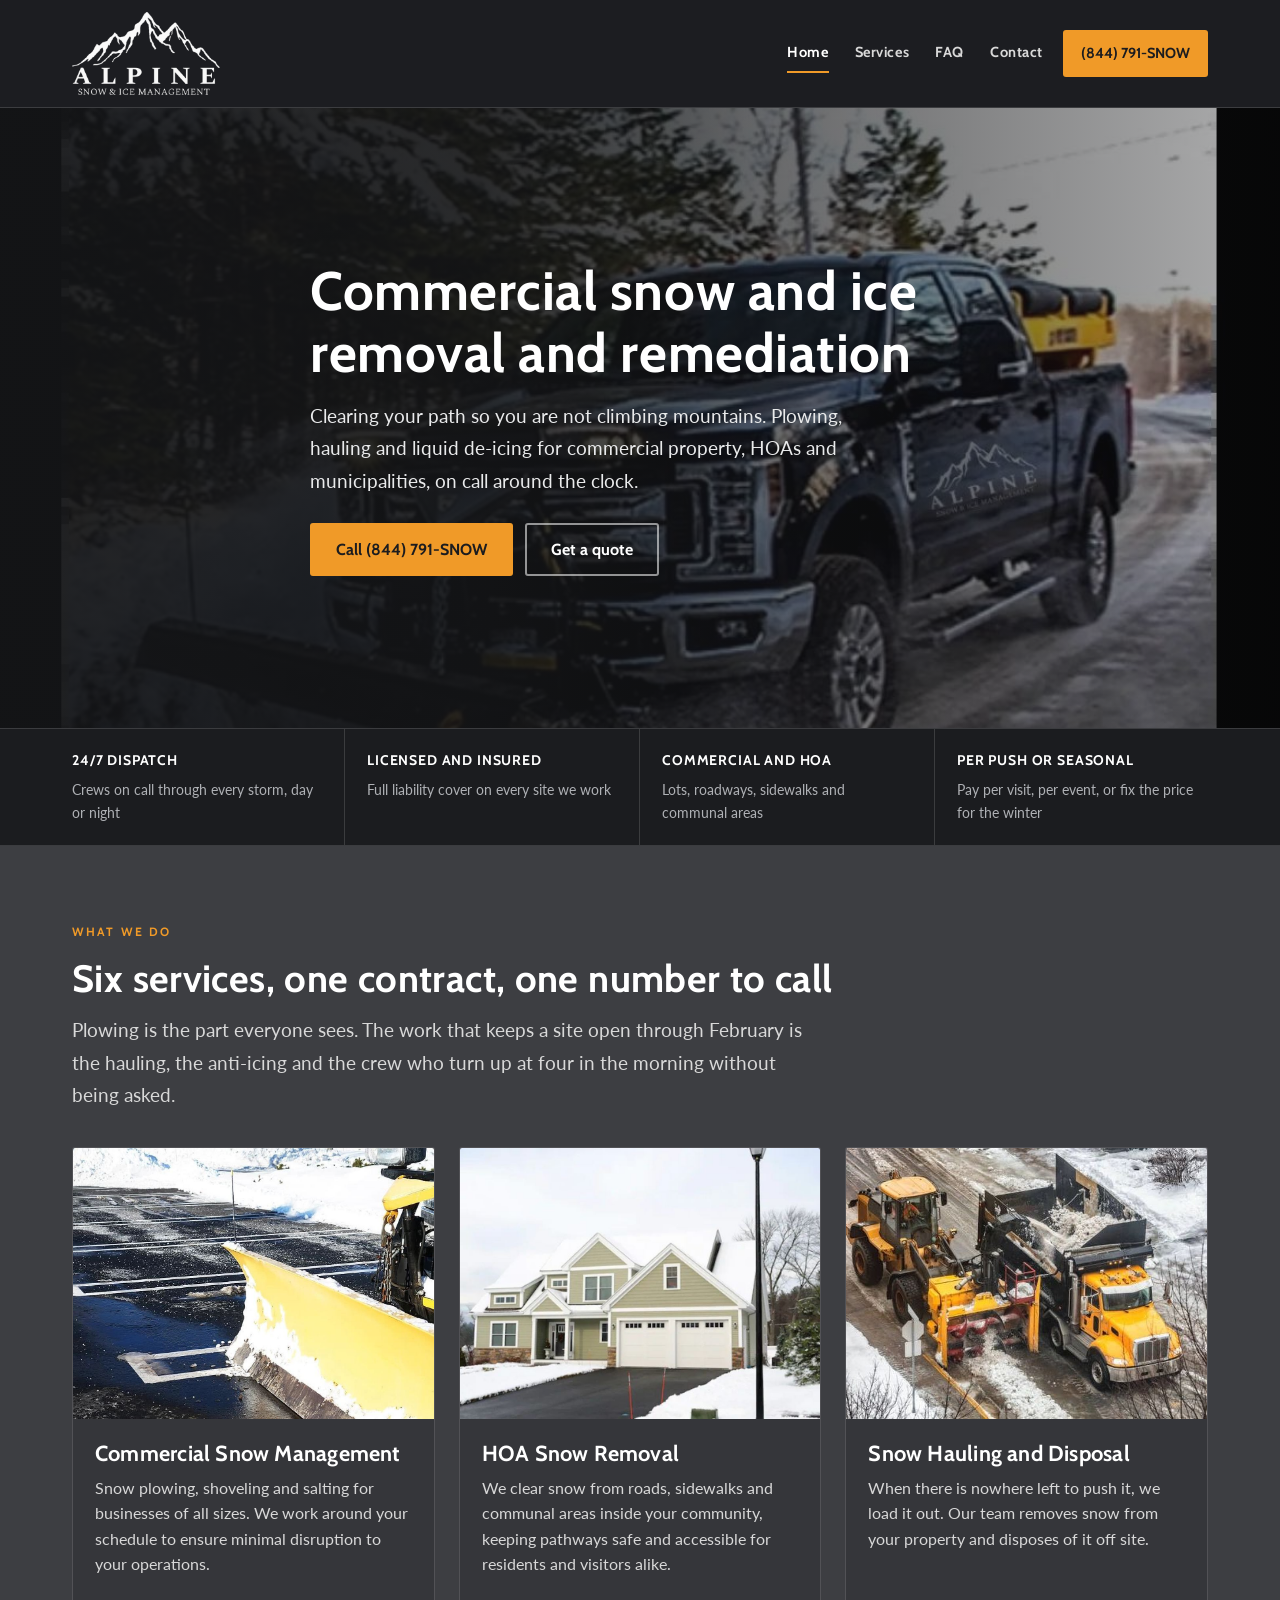
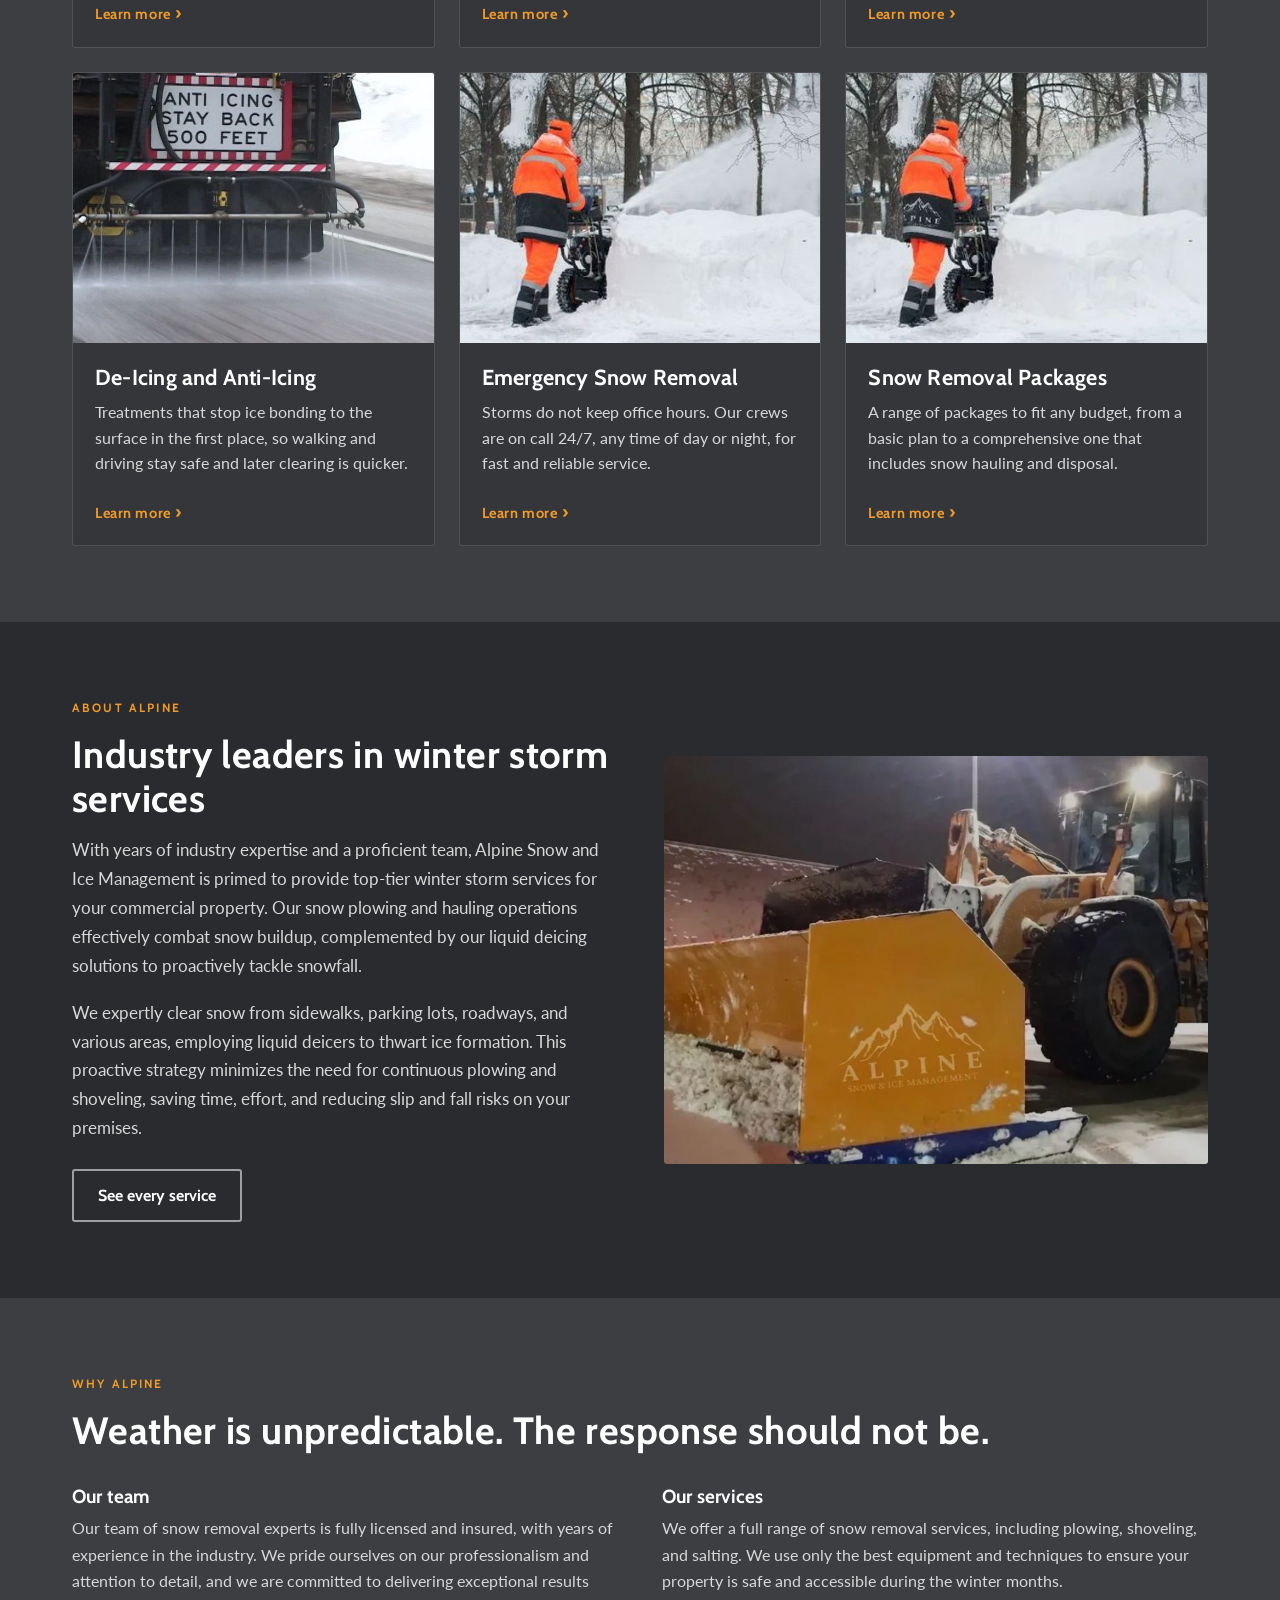
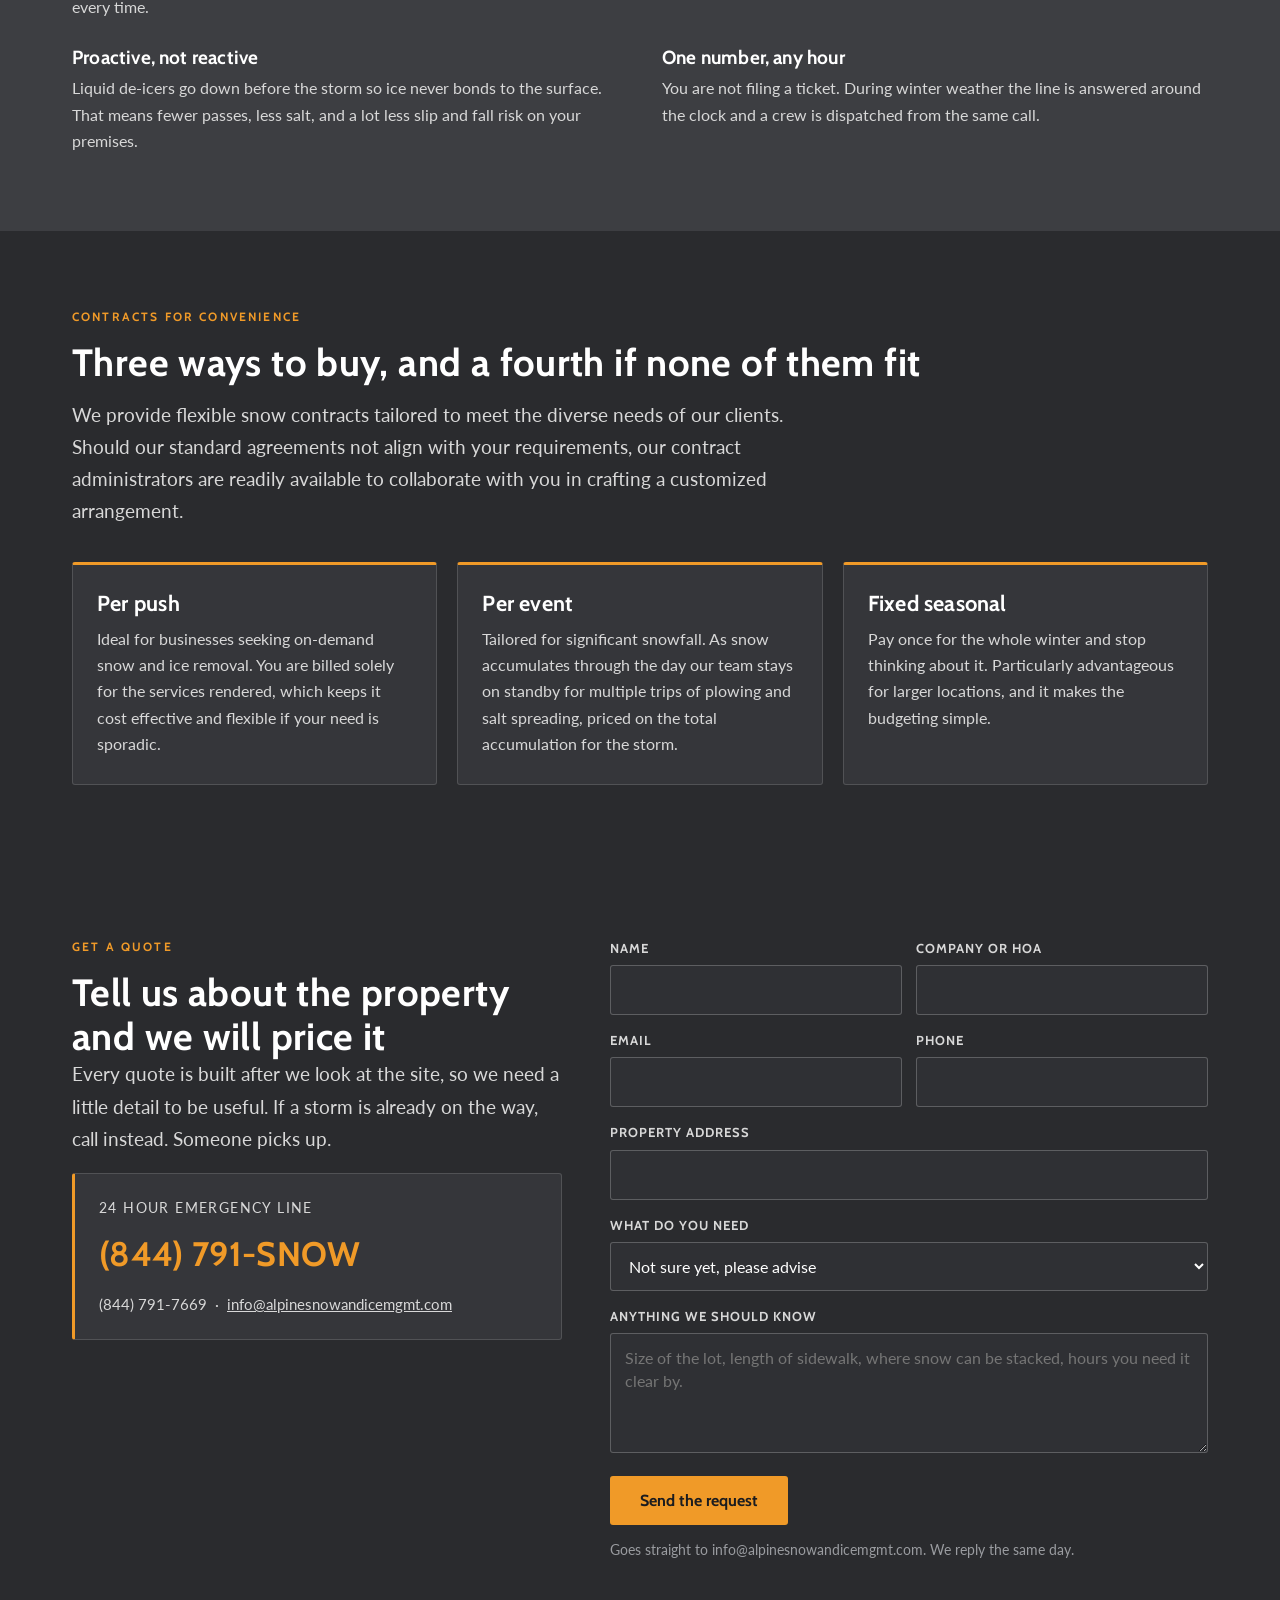
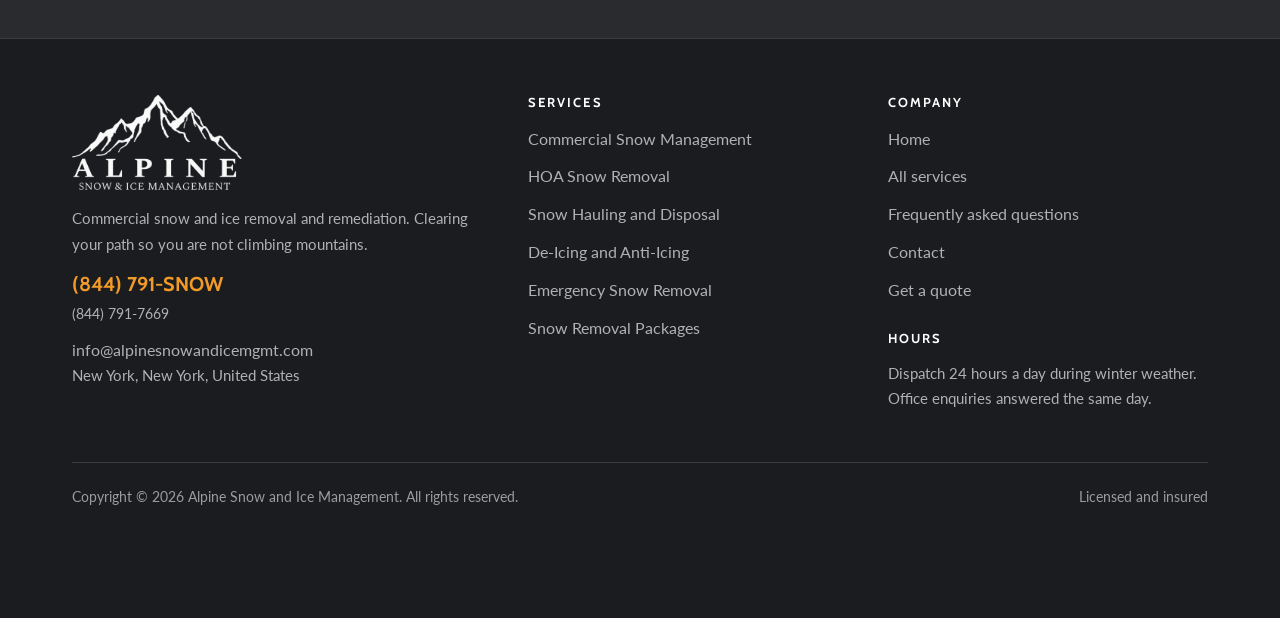
<file: index.html>
<!doctype html>
<html lang="en">
<head>
<meta charset="utf-8">
<meta name="viewport" content="width=device-width, initial-scale=1">
<title>Commercial Snow and Ice Removal | Alpine Snow and Ice Management</title>
<meta name="description" content="Commercial snow plowing, hauling and de-icing for businesses, HOAs and municipalities in New York. 24 hour emergency response. Call (844) 791-SNOW.">
<link rel="canonical" href="https://alpinesnowandicemgmt.com/">
<meta name="robots" content="noindex, nofollow"><!-- PREVIEW ONLY. Delete this line and set robots.txt to Allow when this replaces the live site. -->
<meta property="og:type" content="website">
<meta property="og:title" content="Commercial Snow and Ice Removal | Alpine Snow and Ice Management">
<meta property="og:description" content="Commercial snow plowing, hauling and de-icing for businesses, HOAs and municipalities in New York. 24 hour emergency response. Call (844) 791-SNOW.">
<meta property="og:url" content="https://alpinesnowandicemgmt.com/">
<meta property="og:image" content="https://alpinesnowandicemgmt.com/asi/img/hero.jpg">
<meta name="theme-color" content="#1B1C1F">
<link rel="icon" href="asi/img/logo.png">
<link rel="apple-touch-icon" href="asi/img/logo.png">
<link rel="preconnect" href="https://fonts.gstatic.com" crossorigin>
<link rel="stylesheet" href="https://fonts.googleapis.com/css2?family=Cabin:wght@400;600;700&family=Lato:wght@300;400;700&display=swap">
<link rel="stylesheet" href="asi/css/asi.css">
<script type="application/ld+json">{"@context": "https://schema.org", "@type": "ProfessionalService", "@id": "https://alpinesnowandicemgmt.com/#business", "name": "Alpine Snow and Ice Management", "url": "https://alpinesnowandicemgmt.com", "telephone": "(844) 791-7669", "email": "info@alpinesnowandicemgmt.com", "image": "https://alpinesnowandicemgmt.com/asi/img/hero.jpg", "logo": "https://alpinesnowandicemgmt.com/asi/img/logo.png", "description": "Commercial snow and ice removal, hauling, de-icing and anti-icing for businesses, HOAs and municipalities. 24 hour emergency response.", "address": {"@type": "PostalAddress", "addressLocality": "New York", "addressRegion": "NY", "addressCountry": "US"}, "areaServed": {"@type": "State", "name": "New York"}, "priceRange": "$$", "openingHoursSpecification": [{"@type": "OpeningHoursSpecification", "dayOfWeek": ["Monday", "Tuesday", "Wednesday", "Thursday", "Friday", "Saturday", "Sunday"], "opens": "00:00", "closes": "23:59"}], "hasOfferCatalog": {"@type": "OfferCatalog", "name": "Snow and ice services", "itemListElement": [{"@type": "Offer", "itemOffered": {"@type": "Service", "name": "Commercial Snow Management", "url": "https://alpinesnowandicemgmt.com/commercial-snow-mgmt/"}}, {"@type": "Offer", "itemOffered": {"@type": "Service", "name": "HOA Snow Removal", "url": "https://alpinesnowandicemgmt.com/hoa-snow-removal/"}}, {"@type": "Offer", "itemOffered": {"@type": "Service", "name": "Snow Hauling and Disposal", "url": "https://alpinesnowandicemgmt.com/snow-hauling-and-disposal/"}}, {"@type": "Offer", "itemOffered": {"@type": "Service", "name": "De-Icing and Anti-Icing", "url": "https://alpinesnowandicemgmt.com/de-icing-and-anti-icing/"}}, {"@type": "Offer", "itemOffered": {"@type": "Service", "name": "Emergency Snow Removal", "url": "https://alpinesnowandicemgmt.com/emergency-snow-removal/"}}, {"@type": "Offer", "itemOffered": {"@type": "Service", "name": "Snow Removal Packages", "url": "https://alpinesnowandicemgmt.com/affordable-snow-removal/"}}]}}</script>
</head>
<body>
<a class="skip" href="#main">Skip to content</a>
<header class="hdr" id="hdr">
 <div class="in">
  <a class="brand" href="index.html" aria-label="Alpine Snow and Ice Management, home">
   <img src="asi/img/logo.png" alt="Alpine Snow and Ice Management" width="148" height="83">
  </a>
  <button class="burger" id="burger" aria-label="Menu" aria-expanded="false" aria-controls="nav">
   <svg width="22" height="16" viewBox="0 0 22 16" fill="none" aria-hidden="true"><path d="M0 1h22M0 8h22M0 15h22" stroke="currentColor" stroke-width="2"/></svg>
  </button>
  <nav class="nav" id="nav" aria-label="Main"><a href="index.html" aria-current="page">Home</a><a href="services/">Services</a><a href="faq/">FAQ</a><a href="contact/">Contact</a></nav>
  <a class="cta" href="tel:+18447917669">(844) 791-SNOW</a>
 </div>
</header>
<main id="main">
<section class="hero">
 <img class="bg" src="asi/img/hero.jpg" alt="An Alpine Snow and Ice Management pickup pushing snow on a cleared roadway" width="1170" height="658" fetchpriority="high">
 <div class="scrim"></div>
 <div class="body"><div class="w"><div class="box">
  <h1>Commercial snow and ice removal and remediation</h1>
  <p>Clearing your path so you are not climbing mountains. Plowing, hauling and liquid de-icing for commercial property, HOAs and municipalities, on call around the clock.</p>
  <div class="btns">
   <a class="btn pri" href="tel:+18447917669">Call (844) 791-SNOW</a>
   <a class="btn ghost" href="#quote">Get a quote</a>
  </div>
 </div></div></div>
</section>
<section class="trust">
 <div class="w" style="padding:0"><ul>
  <li>24/7 dispatch<span>Crews on call through every storm, day or night</span></li>
  <li>Licensed and insured<span>Full liability cover on every site we work</span></li>
  <li>Commercial and HOA<span>Lots, roadways, sidewalks and communal areas</span></li>
  <li>Per push or seasonal<span>Pay per visit, per event, or fix the price for the winter</span></li>
 </ul></div>
</section>


<section class="sec">
 <div class="w">
  <p class="eyebrow">What we do</p>
  <h2 style="margin-bottom:14px">Six services, one contract, one number to call</h2>
  <p class="lead" style="margin-bottom:36px">Plowing is the part everyone sees. The work that keeps a site open through February is the hauling, the anti-icing and the crew who turn up at four in the morning without being asked.</p>
  <div class="grid g3"><article class="card">
  <img src="asi/img/commercial.jpg" alt="Commercial Snow Management" loading="lazy" width="1100" height="825">
  <div class="in"><h3>Commercial Snow Management</h3><p>Snow plowing, shoveling and salting for businesses of all sizes. We work around your schedule to ensure minimal disruption to your operations.</p>
  <a class="more" href="commercial-snow-mgmt/">Learn more</a></div></article><article class="card">
  <img src="asi/img/hoa.jpg" alt="HOA Snow Removal" loading="lazy" width="1100" height="825">
  <div class="in"><h3>HOA Snow Removal</h3><p>We clear snow from roads, sidewalks and communal areas inside your community, keeping pathways safe and accessible for residents and visitors alike.</p>
  <a class="more" href="hoa-snow-removal/">Learn more</a></div></article><article class="card">
  <img src="asi/img/hauling.jpg" alt="Snow Hauling and Disposal" loading="lazy" width="1100" height="825">
  <div class="in"><h3>Snow Hauling and Disposal</h3><p>When there is nowhere left to push it, we load it out. Our team removes snow from your property and disposes of it off site.</p>
  <a class="more" href="snow-hauling-and-disposal/">Learn more</a></div></article><article class="card">
  <img src="asi/img/deicing.jpg" alt="De-Icing and Anti-Icing" loading="lazy" width="1100" height="825">
  <div class="in"><h3>De-Icing and Anti-Icing</h3><p>Treatments that stop ice bonding to the surface in the first place, so walking and driving stay safe and later clearing is quicker.</p>
  <a class="more" href="de-icing-and-anti-icing/">Learn more</a></div></article><article class="card">
  <img src="asi/img/emergency.jpg" alt="Emergency Snow Removal" loading="lazy" width="1100" height="825">
  <div class="in"><h3>Emergency Snow Removal</h3><p>Storms do not keep office hours. Our crews are on call 24/7, any time of day or night, for fast and reliable service.</p>
  <a class="more" href="emergency-snow-removal/">Learn more</a></div></article><article class="card">
  <img src="asi/img/packages.jpg" alt="Snow Removal Packages" loading="lazy" width="1100" height="825">
  <div class="in"><h3>Snow Removal Packages</h3><p>A range of packages to fit any budget, from a basic plan to a comprehensive one that includes snow hauling and disposal.</p>
  <a class="more" href="affordable-snow-removal/">Learn more</a></div></article></div>
 </div>
</section>

<section class="sec b3">
 <div class="w split">
  <div>
   <p class="eyebrow">About Alpine</p>
   <h2 style="margin-bottom:16px">Industry leaders in winter storm services</h2>
   <p>With years of industry expertise and a proficient team, Alpine Snow and Ice Management is primed to provide top-tier winter storm services for your commercial property. Our snow plowing and hauling operations effectively combat snow buildup, complemented by our liquid deicing solutions to proactively tackle snowfall.</p>
   <p>We expertly clear snow from sidewalks, parking lots, roadways, and various areas, employing liquid deicers to thwart ice formation. This proactive strategy minimizes the need for continuous plowing and shoveling, saving time, effort, and reducing slip and fall risks on your premises.</p>
   <p style="margin-bottom:0"><a class="btn ghost" href="services/" style="margin-top:8px">See every service</a></p>
  </div>
  <img src="asi/img/loader.jpg" alt="A wheel loader fitted with an Alpine pusher box clearing a commercial lot at night" loading="lazy" width="1170" height="658">
 </div>
</section>

<section class="sec">
 <div class="w">
  <p class="eyebrow">Why Alpine</p>
  <h2 style="margin-bottom:34px">Weather is unpredictable. The response should not be.</h2>
  <ul class="reasons two"><li><h3>Our team</h3><p>Our team of snow removal experts is fully licensed and insured, with years of experience in the industry. We pride ourselves on our professionalism and attention to detail, and we are committed to delivering exceptional results every time.</p></li><li><h3>Our services</h3><p>We offer a full range of snow removal services, including plowing, shoveling, and salting. We use only the best equipment and techniques to ensure your property is safe and accessible during the winter months.</p></li><li><h3>Proactive, not reactive</h3><p>Liquid de-icers go down before the storm so ice never bonds to the surface. That means fewer passes, less salt, and a lot less slip and fall risk on your premises.</p></li><li><h3>One number, any hour</h3><p>You are not filing a ticket. During winter weather the line is answered around the clock and a crew is dispatched from the same call.</p></li></ul>
 </div>
</section>

<section class="sec b3">
 <div class="w">
  <p class="eyebrow">Contracts for convenience</p>
  <h2 style="margin-bottom:14px">Three ways to buy, and a fourth if none of them fit</h2>
  <p class="lead" style="margin-bottom:34px">We provide flexible snow contracts tailored to meet the diverse needs of our clients. Should our standard agreements not align with your requirements, our contract administrators are readily available to collaborate with you in crafting a customized arrangement.</p>
  <div class="plans">
   <div class="plan"><h3>Per push</h3><p>Ideal for businesses seeking on-demand snow and ice removal. You are billed solely for the services rendered, which keeps it cost effective and flexible if your need is sporadic.</p></div>
   <div class="plan"><h3>Per event</h3><p>Tailored for significant snowfall. As snow accumulates through the day our team stays on standby for multiple trips of plowing and salt spreading, priced on the total accumulation for the storm.</p></div>
   <div class="plan"><h3>Fixed seasonal</h3><p>Pay once for the whole winter and stop thinking about it. Particularly advantageous for larger locations, and it makes the budgeting simple.</p></div>
  </div>
 </div>
</section>

<section class="sec quote" id="quote">
 <div class="w qgrid">
  <div>
   <p class="eyebrow">Get a quote</p>
   <h2>Tell us about the property and we will price it</h2>
   <p class="lead">Every quote is built after we look at the site, so we need a little detail to be useful. If a storm is already on the way, call instead. Someone picks up.</p>
   <div class="callout">
    <p style="margin:0 0 6px;font-size:14px;letter-spacing:.1em;text-transform:uppercase">24 hour emergency line</p>
    <a class="num" href="tel:+18447917669">(844) 791-SNOW</a>
    <p style="margin:8px 0 0;font-size:15px">(844) 791-7669 &nbsp;&middot;&nbsp; <a href="mailto:info@alpinesnowandicemgmt.com" style="color:var(--mut)">info@alpinesnowandicemgmt.com</a></p>
   </div>
  </div>
  <form class="q" action="https://formsubmit.co/info@alpinesnowandicemgmt.com" method="POST">
   <input type="hidden" name="_subject" value="Quote request from alpinesnowandicemgmt.com">
   <input type="hidden" name="_captcha" value="false">
   <input type="hidden" name="_template" value="table">
   <input type="hidden" name="_next" value="https://alpinesnowandicemgmt.com/thanks/">
   <input type="text" name="_honey" id="f-honey" aria-label="Leave this field empty" style="display:none" tabindex="-1" autocomplete="off" aria-hidden="true">
   <input type="hidden" name="Page" value="Home page">
   <div><label for="f-name">Name</label><input id="f-name" name="Name" type="text" required autocomplete="name"></div>
   <div><label for="f-co">Company or HOA</label><input id="f-co" name="Company" type="text" autocomplete="organization"></div>
   <div><label for="f-em">Email</label><input id="f-em" name="Email" type="email" required autocomplete="email"></div>
   <div><label for="f-ph">Phone</label><input id="f-ph" name="Phone" type="tel" autocomplete="tel"></div>
   <div class="full"><label for="f-addr">Property address</label><input id="f-addr" name="Property address" type="text" autocomplete="street-address"></div>
   <div class="full"><label for="f-sv">What do you need</label>
     <select id="f-sv" name="Service"><option>Not sure yet, please advise</option><option>Commercial Snow Management</option><option>HOA Snow Removal</option><option>Snow Hauling and Disposal</option><option>De-Icing and Anti-Icing</option><option>Emergency Snow Removal</option><option>Snow Removal Packages</option></select></div>
   <div class="full"><label for="f-msg">Anything we should know</label>
     <textarea id="f-msg" name="Message" placeholder="Size of the lot, length of sidewalk, where snow can be stacked, hours you need it clear by."></textarea></div>
   <button type="submit">Send the request</button>
   <p class="full" style="margin:0;font-size:13.5px;color:#9A9CA0">Goes straight to info@alpinesnowandicemgmt.com. We reply the same day.</p>
  </form>
 </div>
</section>

</main>
<footer class="ftr">
 <div class="w">
  <div class="fgrid">
   <div>
    <img class="logo" src="asi/img/logo.png" alt="Alpine Snow and Ice Management" width="170" height="95">
    <p>Commercial snow and ice removal and remediation. Clearing your path so you are not climbing mountains.</p>
    <p><a class="num" href="tel:+18447917669" style="color:var(--amber);font-family:var(--h);font-weight:700;font-size:20px;text-decoration:none">(844) 791-SNOW</a><br>
    <span style="font-size:14px">(844) 791-7669</span></p>
    <p><a href="mailto:info@alpinesnowandicemgmt.com">info@alpinesnowandicemgmt.com</a><br>New York, New York, United States</p>
   </div>
   <div><h2 class="fh">Services</h2><ul><li><a href="commercial-snow-mgmt/">Commercial Snow Management</a></li><li><a href="hoa-snow-removal/">HOA Snow Removal</a></li><li><a href="snow-hauling-and-disposal/">Snow Hauling and Disposal</a></li><li><a href="de-icing-and-anti-icing/">De-Icing and Anti-Icing</a></li><li><a href="emergency-snow-removal/">Emergency Snow Removal</a></li><li><a href="affordable-snow-removal/">Snow Removal Packages</a></li></ul></div>
   <div><h2 class="fh">Company</h2><ul>
     <li><a href="index.html">Home</a></li>
     <li><a href="services/">All services</a></li>
     <li><a href="faq/">Frequently asked questions</a></li>
     <li><a href="contact/">Contact</a></li>
     <li><a href="#quote">Get a quote</a></li>
   </ul>
   <h2 class="fh" style="margin-top:26px">Hours</h2>
   <p style="font-size:15px">Dispatch 24 hours a day during winter weather. Office enquiries answered the same day.</p>
   </div>
  </div>
  <div class="legal">
   <span>Copyright &copy; 2026 Alpine Snow and Ice Management. All rights reserved.</span>
   <span>Licensed and insured</span>
  </div>
 </div>
</footer>
<div class="callbar">
 <a class="c1" href="tel:+18447917669">Call (844) 791-SNOW</a>
 <a class="c2" href="#quote">Get a quote</a>
</div>
<script>
(function(){
 var b=document.getElementById('burger'), h=document.getElementById('hdr');
 if(b&&h){b.addEventListener('click',function(){
   var o=h.classList.toggle('open'); b.setAttribute('aria-expanded', o?'true':'false');
 });}
 // FormSubmit needs an absolute _next. Resolve it against whatever host the site is
 // on, so the thank you page works on the preview and on the live domain with no edit.
 try{
  var brand=document.querySelector('.brand'), f=document.querySelector('form.q');
  if(brand&&f&&f._next){
   var home=new URL(brand.getAttribute('href'), location.href);
   f._next.value=new URL('thanks/', home).href;
  }
 }catch(e){}
})();
</script>
</body>
</html>
</file>
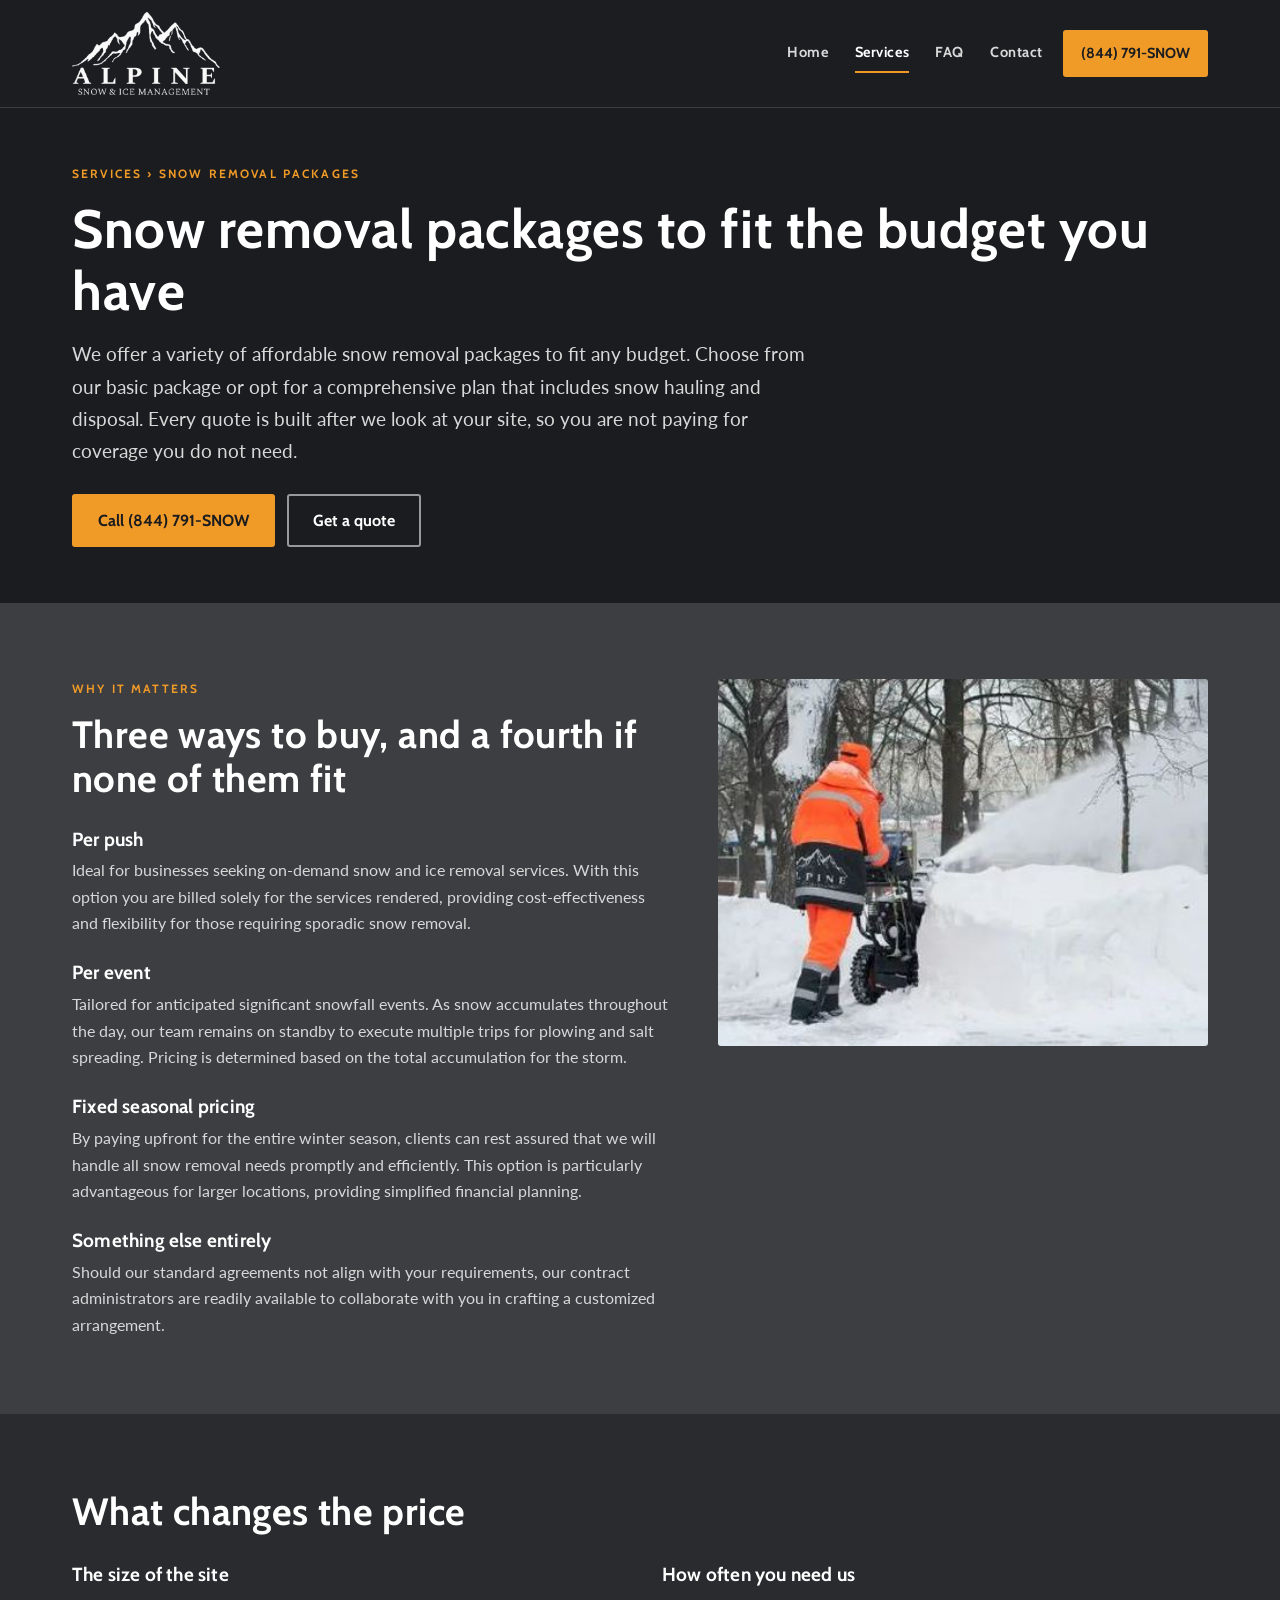
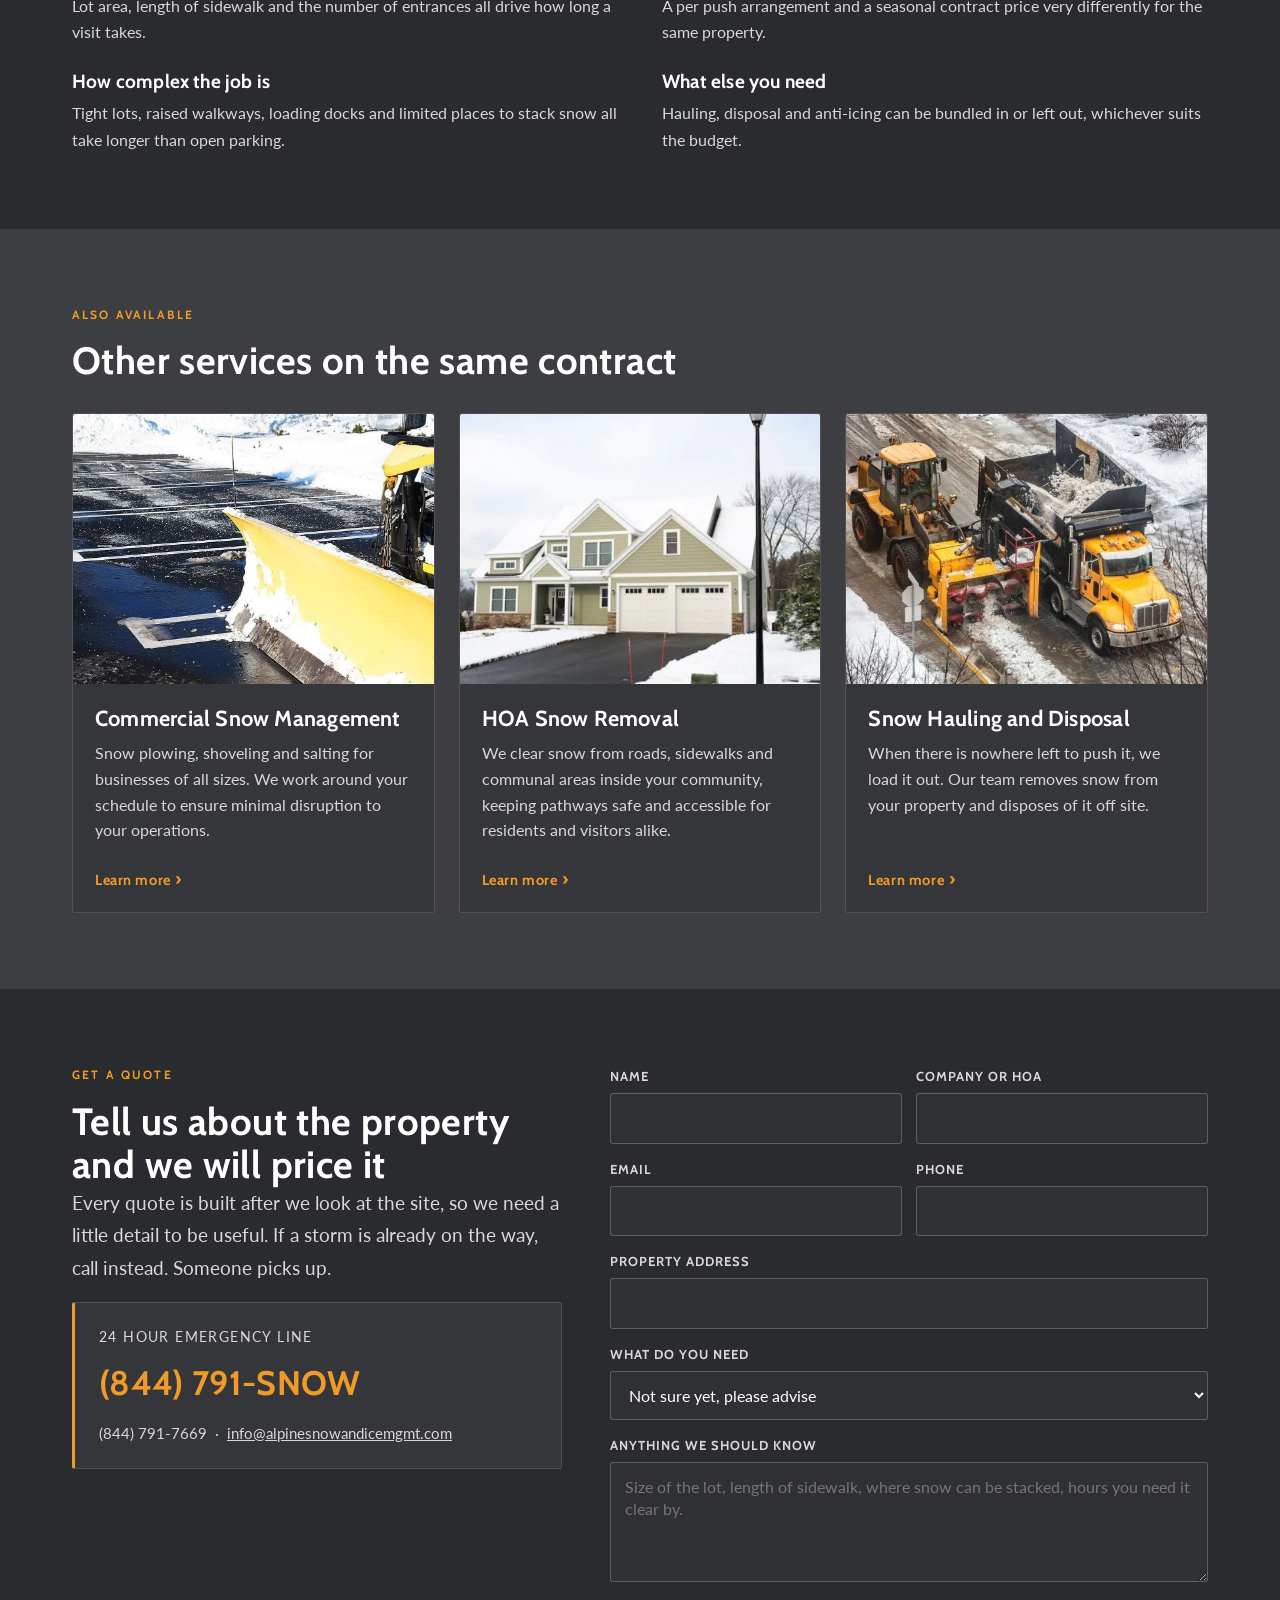
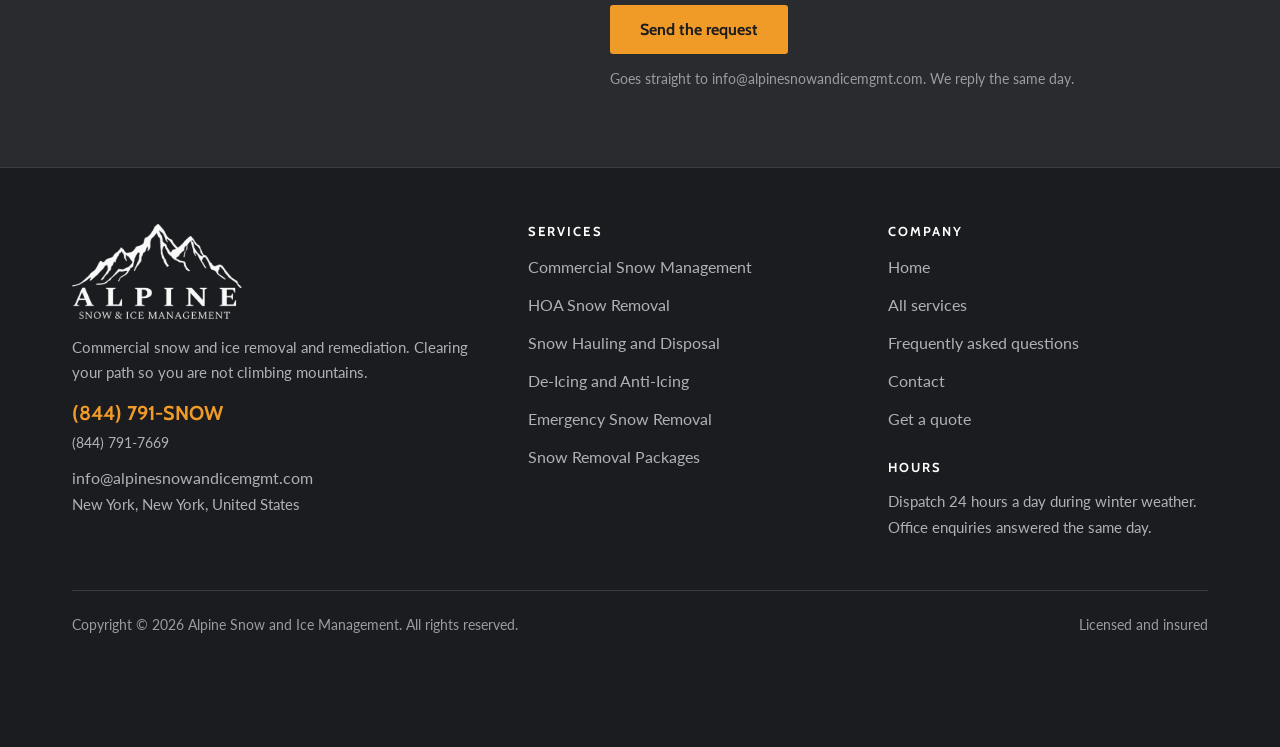
<file: affordable-snow-removal/index.html>
<!doctype html>
<html lang="en">
<head>
<meta charset="utf-8">
<meta name="viewport" content="width=device-width, initial-scale=1">
<title>Snow Removal Packages | Alpine Snow and Ice Management</title>
<meta name="description" content="A range of packages to fit any budget, from a basic plan to a comprehensive one that includes snow hauling and Call (844) 791-SNOW.">
<link rel="canonical" href="https://alpinesnowandicemgmt.com/affordable-snow-removal/">
<meta name="robots" content="noindex, nofollow"><!-- PREVIEW ONLY. Delete this line and set robots.txt to Allow when this replaces the live site. -->
<meta property="og:type" content="website">
<meta property="og:title" content="Snow Removal Packages | Alpine Snow and Ice Management">
<meta property="og:description" content="A range of packages to fit any budget, from a basic plan to a comprehensive one that includes snow hauling and Call (844) 791-SNOW.">
<meta property="og:url" content="https://alpinesnowandicemgmt.com/affordable-snow-removal/">
<meta property="og:image" content="https://alpinesnowandicemgmt.com/asi/img/hero.jpg">
<meta name="theme-color" content="#1B1C1F">
<link rel="icon" href="../asi/img/logo.png">
<link rel="apple-touch-icon" href="../asi/img/logo.png">
<link rel="preconnect" href="https://fonts.gstatic.com" crossorigin>
<link rel="stylesheet" href="https://fonts.googleapis.com/css2?family=Cabin:wght@400;600;700&family=Lato:wght@300;400;700&display=swap">
<link rel="stylesheet" href="../asi/css/asi.css">
<script type="application/ld+json">{"@context": "https://schema.org", "@type": "Service", "name": "Snow Removal Packages", "serviceType": "Snow Removal Packages", "provider": {"@id": "https://alpinesnowandicemgmt.com/#business"}, "url": "https://alpinesnowandicemgmt.com/affordable-snow-removal/", "description": "A range of packages to fit any budget, from a basic plan to a comprehensive one that includes snow hauling and disposal.", "areaServed": {"@type": "State", "name": "New York"}}</script>
</head>
<body>
<a class="skip" href="#main">Skip to content</a>
<header class="hdr" id="hdr">
 <div class="in">
  <a class="brand" href="../index.html" aria-label="Alpine Snow and Ice Management, home">
   <img src="../asi/img/logo.png" alt="Alpine Snow and Ice Management" width="148" height="83">
  </a>
  <button class="burger" id="burger" aria-label="Menu" aria-expanded="false" aria-controls="nav">
   <svg width="22" height="16" viewBox="0 0 22 16" fill="none" aria-hidden="true"><path d="M0 1h22M0 8h22M0 15h22" stroke="currentColor" stroke-width="2"/></svg>
  </button>
  <nav class="nav" id="nav" aria-label="Main"><a href="../index.html">Home</a><a href="../services/" aria-current="page">Services</a><a href="../faq/">FAQ</a><a href="../contact/">Contact</a></nav>
  <a class="cta" href="tel:+18447917669">(844) 791-SNOW</a>
 </div>
</header>
<main id="main">
<section class="sec tight b4">
 <div class="w">
  <p class="eyebrow"><a href="../services/" style="color:var(--amber);text-decoration:none">Services</a> &rsaquo; Snow Removal Packages</p>
  <h1 style="margin-bottom:16px">Snow removal packages to fit the budget you have</h1>
  <p class="lead">We offer a variety of affordable snow removal packages to fit any budget. Choose from our basic package or opt for a comprehensive plan that includes snow hauling and disposal. Every quote is built after we look at your site, so you are not paying for coverage you do not need.</p>
  <div class="btns" style="margin-top:26px">
   <a class="btn pri" href="tel:+18447917669">Call (844) 791-SNOW</a>
   <a class="btn ghost" href="#quote">Get a quote</a>
  </div>
 </div>
</section>
<section class="sec">
 <div class="w split narrow">
  <div>
   <p class="eyebrow">Why it matters</p>
   <h2 style="margin-bottom:28px">Three ways to buy, and a fourth if none of them fit</h2>
   <ul class="reasons"><li><h3>Per push</h3><p>Ideal for businesses seeking on-demand snow and ice removal services. With this option you are billed solely for the services rendered, providing cost-effectiveness and flexibility for those requiring sporadic snow removal.</p></li><li><h3>Per event</h3><p>Tailored for anticipated significant snowfall events. As snow accumulates throughout the day, our team remains on standby to execute multiple trips for plowing and salt spreading. Pricing is determined based on the total accumulation for the storm.</p></li><li><h3>Fixed seasonal pricing</h3><p>By paying upfront for the entire winter season, clients can rest assured that we will handle all snow removal needs promptly and efficiently. This option is particularly advantageous for larger locations, providing simplified financial planning.</p></li><li><h3>Something else entirely</h3><p>Should our standard agreements not align with your requirements, our contract administrators are readily available to collaborate with you in crafting a customized arrangement.</p></li></ul>
  </div>
  <img src="../asi/img/packages.jpg" alt="Snow Removal Packages" loading="lazy" width="1100" height="825">
 </div>
</section>
<section class="sec b3">
 <div class="w">
  <h2 style="margin-bottom:30px">What changes the price</h2>
  <ul class="reasons two"><li><h3>The size of the site</h3><p>Lot area, length of sidewalk and the number of entrances all drive how long a visit takes.</p></li><li><h3>How often you need us</h3><p>A per push arrangement and a seasonal contract price very differently for the same property.</p></li><li><h3>How complex the job is</h3><p>Tight lots, raised walkways, loading docks and limited places to stack snow all take longer than open parking.</p></li><li><h3>What else you need</h3><p>Hauling, disposal and anti-icing can be bundled in or left out, whichever suits the budget.</p></li></ul>
 </div>
</section>
<section class="sec">
 <div class="w">
  <p class="eyebrow">Also available</p>
  <h2 style="margin-bottom:30px">Other services on the same contract</h2>
  <div class="grid g3"><article class="card">
      <img src="../asi/img/commercial.jpg" alt="Commercial Snow Management" loading="lazy" width="1100" height="825">
      <div class="in"><h3>Commercial Snow Management</h3><p>Snow plowing, shoveling and salting for businesses of all sizes. We work around your schedule to ensure minimal disruption to your operations.</p>
      <a class="more" href="../commercial-snow-mgmt/">Learn more</a></div></article><article class="card">
      <img src="../asi/img/hoa.jpg" alt="HOA Snow Removal" loading="lazy" width="1100" height="825">
      <div class="in"><h3>HOA Snow Removal</h3><p>We clear snow from roads, sidewalks and communal areas inside your community, keeping pathways safe and accessible for residents and visitors alike.</p>
      <a class="more" href="../hoa-snow-removal/">Learn more</a></div></article><article class="card">
      <img src="../asi/img/hauling.jpg" alt="Snow Hauling and Disposal" loading="lazy" width="1100" height="825">
      <div class="in"><h3>Snow Hauling and Disposal</h3><p>When there is nowhere left to push it, we load it out. Our team removes snow from your property and disposes of it off site.</p>
      <a class="more" href="../snow-hauling-and-disposal/">Learn more</a></div></article></div>
 </div>
</section>
<section class="sec quote" id="quote">
 <div class="w qgrid">
  <div>
   <p class="eyebrow">Get a quote</p>
   <h2>Tell us about the property and we will price it</h2>
   <p class="lead">Every quote is built after we look at the site, so we need a little detail to be useful. If a storm is already on the way, call instead. Someone picks up.</p>
   <div class="callout">
    <p style="margin:0 0 6px;font-size:14px;letter-spacing:.1em;text-transform:uppercase">24 hour emergency line</p>
    <a class="num" href="tel:+18447917669">(844) 791-SNOW</a>
    <p style="margin:8px 0 0;font-size:15px">(844) 791-7669 &nbsp;&middot;&nbsp; <a href="mailto:info@alpinesnowandicemgmt.com" style="color:var(--mut)">info@alpinesnowandicemgmt.com</a></p>
   </div>
  </div>
  <form class="q" action="https://formsubmit.co/info@alpinesnowandicemgmt.com" method="POST">
   <input type="hidden" name="_subject" value="Quote request from alpinesnowandicemgmt.com">
   <input type="hidden" name="_captcha" value="false">
   <input type="hidden" name="_template" value="table">
   <input type="hidden" name="_next" value="https://alpinesnowandicemgmt.com/thanks/">
   <input type="text" name="_honey" id="f-honey" aria-label="Leave this field empty" style="display:none" tabindex="-1" autocomplete="off" aria-hidden="true">
   <input type="hidden" name="Page" value="Snow Removal Packages">
   <div><label for="f-name">Name</label><input id="f-name" name="Name" type="text" required autocomplete="name"></div>
   <div><label for="f-co">Company or HOA</label><input id="f-co" name="Company" type="text" autocomplete="organization"></div>
   <div><label for="f-em">Email</label><input id="f-em" name="Email" type="email" required autocomplete="email"></div>
   <div><label for="f-ph">Phone</label><input id="f-ph" name="Phone" type="tel" autocomplete="tel"></div>
   <div class="full"><label for="f-addr">Property address</label><input id="f-addr" name="Property address" type="text" autocomplete="street-address"></div>
   <div class="full"><label for="f-sv">What do you need</label>
     <select id="f-sv" name="Service"><option>Not sure yet, please advise</option><option>Commercial Snow Management</option><option>HOA Snow Removal</option><option>Snow Hauling and Disposal</option><option>De-Icing and Anti-Icing</option><option>Emergency Snow Removal</option><option>Snow Removal Packages</option></select></div>
   <div class="full"><label for="f-msg">Anything we should know</label>
     <textarea id="f-msg" name="Message" placeholder="Size of the lot, length of sidewalk, where snow can be stacked, hours you need it clear by."></textarea></div>
   <button type="submit">Send the request</button>
   <p class="full" style="margin:0;font-size:13.5px;color:#9A9CA0">Goes straight to info@alpinesnowandicemgmt.com. We reply the same day.</p>
  </form>
 </div>
</section>

</main>
<footer class="ftr">
 <div class="w">
  <div class="fgrid">
   <div>
    <img class="logo" src="../asi/img/logo.png" alt="Alpine Snow and Ice Management" width="170" height="95">
    <p>Commercial snow and ice removal and remediation. Clearing your path so you are not climbing mountains.</p>
    <p><a class="num" href="tel:+18447917669" style="color:var(--amber);font-family:var(--h);font-weight:700;font-size:20px;text-decoration:none">(844) 791-SNOW</a><br>
    <span style="font-size:14px">(844) 791-7669</span></p>
    <p><a href="mailto:info@alpinesnowandicemgmt.com">info@alpinesnowandicemgmt.com</a><br>New York, New York, United States</p>
   </div>
   <div><h2 class="fh">Services</h2><ul><li><a href="../commercial-snow-mgmt/">Commercial Snow Management</a></li><li><a href="../hoa-snow-removal/">HOA Snow Removal</a></li><li><a href="../snow-hauling-and-disposal/">Snow Hauling and Disposal</a></li><li><a href="../de-icing-and-anti-icing/">De-Icing and Anti-Icing</a></li><li><a href="../emergency-snow-removal/">Emergency Snow Removal</a></li><li><a href="../affordable-snow-removal/">Snow Removal Packages</a></li></ul></div>
   <div><h2 class="fh">Company</h2><ul>
     <li><a href="../index.html">Home</a></li>
     <li><a href="../services/">All services</a></li>
     <li><a href="../faq/">Frequently asked questions</a></li>
     <li><a href="../contact/">Contact</a></li>
     <li><a href="../#quote">Get a quote</a></li>
   </ul>
   <h2 class="fh" style="margin-top:26px">Hours</h2>
   <p style="font-size:15px">Dispatch 24 hours a day during winter weather. Office enquiries answered the same day.</p>
   </div>
  </div>
  <div class="legal">
   <span>Copyright &copy; 2026 Alpine Snow and Ice Management. All rights reserved.</span>
   <span>Licensed and insured</span>
  </div>
 </div>
</footer>
<div class="callbar">
 <a class="c1" href="tel:+18447917669">Call (844) 791-SNOW</a>
 <a class="c2" href="#quote">Get a quote</a>
</div>
<script>
(function(){
 var b=document.getElementById('burger'), h=document.getElementById('hdr');
 if(b&&h){b.addEventListener('click',function(){
   var o=h.classList.toggle('open'); b.setAttribute('aria-expanded', o?'true':'false');
 });}
 // FormSubmit needs an absolute _next. Resolve it against whatever host the site is
 // on, so the thank you page works on the preview and on the live domain with no edit.
 try{
  var brand=document.querySelector('.brand'), f=document.querySelector('form.q');
  if(brand&&f&&f._next){
   var home=new URL(brand.getAttribute('href'), location.href);
   f._next.value=new URL('thanks/', home).href;
  }
 }catch(e){}
})();
</script>
</body>
</html>
</file>
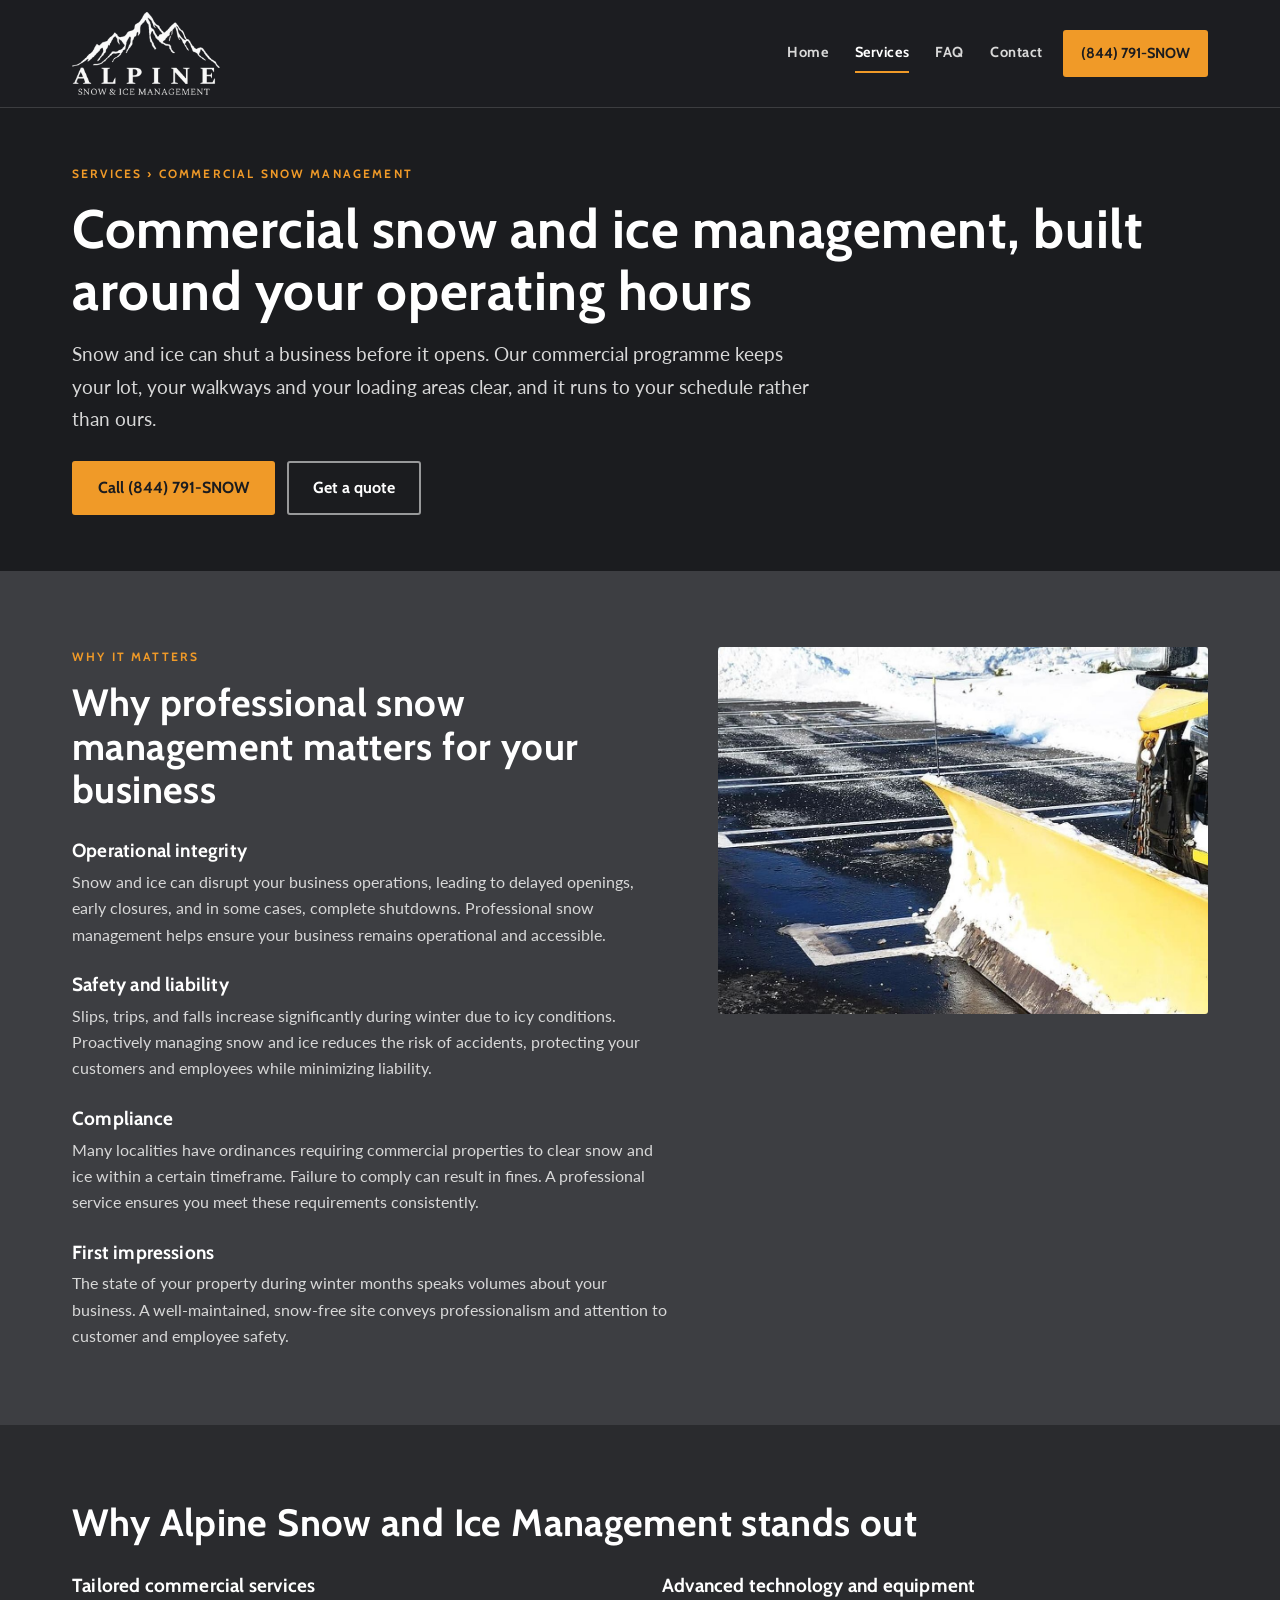
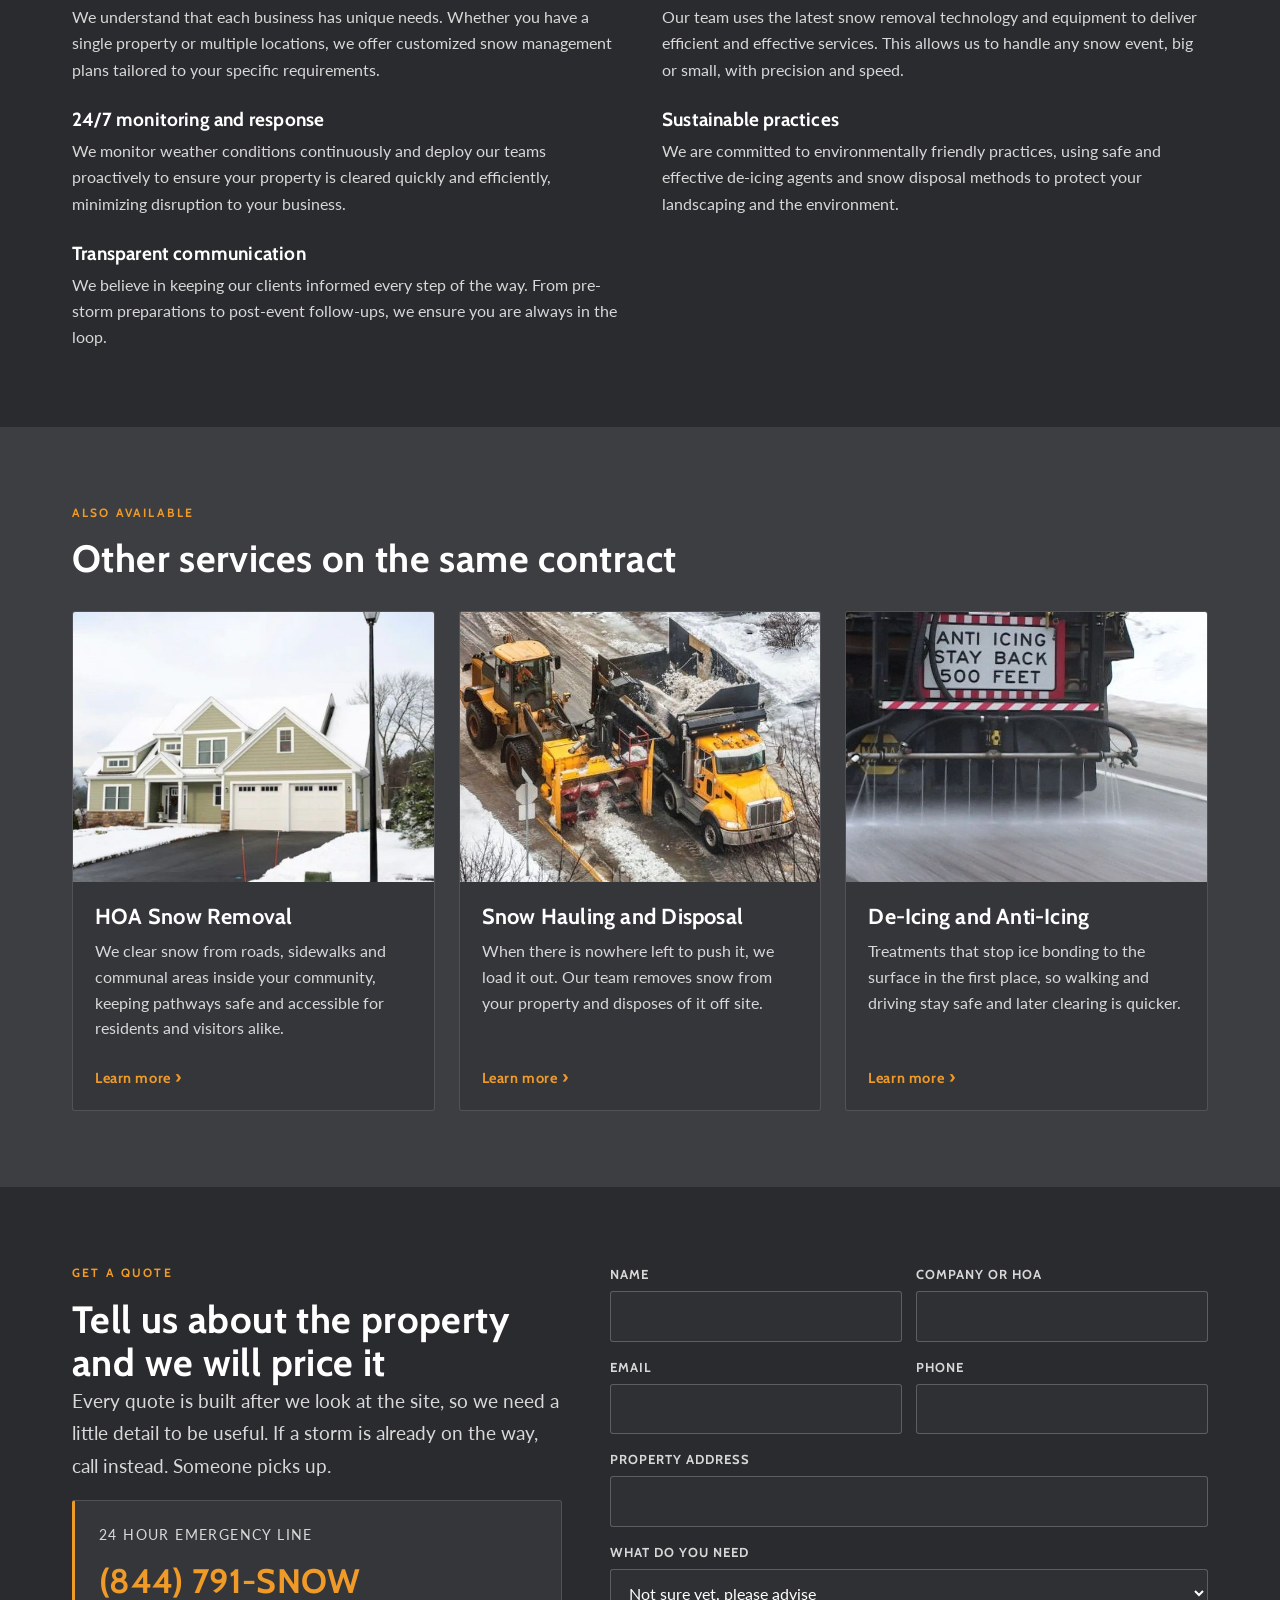
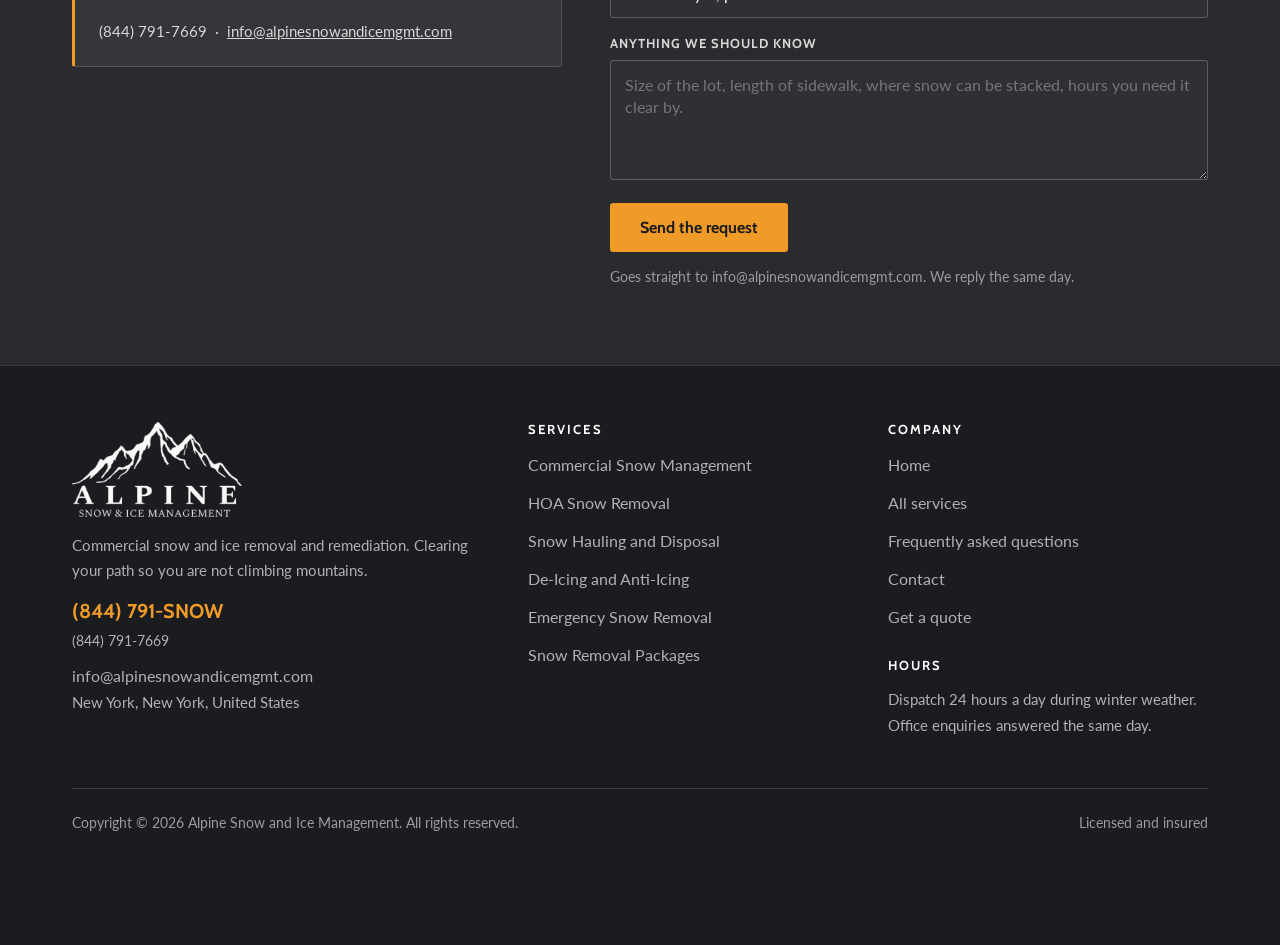
<file: commercial-snow-mgmt/index.html>
<!doctype html>
<html lang="en">
<head>
<meta charset="utf-8">
<meta name="viewport" content="width=device-width, initial-scale=1">
<title>Commercial Snow Management | Alpine Snow and Ice Management</title>
<meta name="description" content="Snow plowing, shoveling and salting for businesses of all sizes. We work around your schedule to ensure minimal disruption to your Call (844) 791-SNOW.">
<link rel="canonical" href="https://alpinesnowandicemgmt.com/commercial-snow-mgmt/">
<meta name="robots" content="noindex, nofollow"><!-- PREVIEW ONLY. Delete this line and set robots.txt to Allow when this replaces the live site. -->
<meta property="og:type" content="website">
<meta property="og:title" content="Commercial Snow Management | Alpine Snow and Ice Management">
<meta property="og:description" content="Snow plowing, shoveling and salting for businesses of all sizes. We work around your schedule to ensure minimal disruption to your Call (844) 791-SNOW.">
<meta property="og:url" content="https://alpinesnowandicemgmt.com/commercial-snow-mgmt/">
<meta property="og:image" content="https://alpinesnowandicemgmt.com/asi/img/hero.jpg">
<meta name="theme-color" content="#1B1C1F">
<link rel="icon" href="../asi/img/logo.png">
<link rel="apple-touch-icon" href="../asi/img/logo.png">
<link rel="preconnect" href="https://fonts.gstatic.com" crossorigin>
<link rel="stylesheet" href="https://fonts.googleapis.com/css2?family=Cabin:wght@400;600;700&family=Lato:wght@300;400;700&display=swap">
<link rel="stylesheet" href="../asi/css/asi.css">
<script type="application/ld+json">{"@context": "https://schema.org", "@type": "Service", "name": "Commercial Snow Management", "serviceType": "Commercial Snow Management", "provider": {"@id": "https://alpinesnowandicemgmt.com/#business"}, "url": "https://alpinesnowandicemgmt.com/commercial-snow-mgmt/", "description": "Snow plowing, shoveling and salting for businesses of all sizes. We work around your schedule to ensure minimal disruption to your operations.", "areaServed": {"@type": "State", "name": "New York"}}</script>
</head>
<body>
<a class="skip" href="#main">Skip to content</a>
<header class="hdr" id="hdr">
 <div class="in">
  <a class="brand" href="../index.html" aria-label="Alpine Snow and Ice Management, home">
   <img src="../asi/img/logo.png" alt="Alpine Snow and Ice Management" width="148" height="83">
  </a>
  <button class="burger" id="burger" aria-label="Menu" aria-expanded="false" aria-controls="nav">
   <svg width="22" height="16" viewBox="0 0 22 16" fill="none" aria-hidden="true"><path d="M0 1h22M0 8h22M0 15h22" stroke="currentColor" stroke-width="2"/></svg>
  </button>
  <nav class="nav" id="nav" aria-label="Main"><a href="../index.html">Home</a><a href="../services/" aria-current="page">Services</a><a href="../faq/">FAQ</a><a href="../contact/">Contact</a></nav>
  <a class="cta" href="tel:+18447917669">(844) 791-SNOW</a>
 </div>
</header>
<main id="main">
<section class="sec tight b4">
 <div class="w">
  <p class="eyebrow"><a href="../services/" style="color:var(--amber);text-decoration:none">Services</a> &rsaquo; Commercial Snow Management</p>
  <h1 style="margin-bottom:16px">Commercial snow and ice management, built around your operating hours</h1>
  <p class="lead">Snow and ice can shut a business before it opens. Our commercial programme keeps your lot, your walkways and your loading areas clear, and it runs to your schedule rather than ours.</p>
  <div class="btns" style="margin-top:26px">
   <a class="btn pri" href="tel:+18447917669">Call (844) 791-SNOW</a>
   <a class="btn ghost" href="#quote">Get a quote</a>
  </div>
 </div>
</section>
<section class="sec">
 <div class="w split narrow">
  <div>
   <p class="eyebrow">Why it matters</p>
   <h2 style="margin-bottom:28px">Why professional snow management matters for your business</h2>
   <ul class="reasons"><li><h3>Operational integrity</h3><p>Snow and ice can disrupt your business operations, leading to delayed openings, early closures, and in some cases, complete shutdowns. Professional snow management helps ensure your business remains operational and accessible.</p></li><li><h3>Safety and liability</h3><p>Slips, trips, and falls increase significantly during winter due to icy conditions. Proactively managing snow and ice reduces the risk of accidents, protecting your customers and employees while minimizing liability.</p></li><li><h3>Compliance</h3><p>Many localities have ordinances requiring commercial properties to clear snow and ice within a certain timeframe. Failure to comply can result in fines. A professional service ensures you meet these requirements consistently.</p></li><li><h3>First impressions</h3><p>The state of your property during winter months speaks volumes about your business. A well-maintained, snow-free site conveys professionalism and attention to customer and employee safety.</p></li></ul>
  </div>
  <img src="../asi/img/commercial.jpg" alt="Commercial Snow Management" loading="lazy" width="1100" height="825">
 </div>
</section>
<section class="sec b3">
 <div class="w">
  <h2 style="margin-bottom:30px">Why Alpine Snow and Ice Management stands out</h2>
  <ul class="reasons two"><li><h3>Tailored commercial services</h3><p>We understand that each business has unique needs. Whether you have a single property or multiple locations, we offer customized snow management plans tailored to your specific requirements.</p></li><li><h3>Advanced technology and equipment</h3><p>Our team uses the latest snow removal technology and equipment to deliver efficient and effective services. This allows us to handle any snow event, big or small, with precision and speed.</p></li><li><h3>24/7 monitoring and response</h3><p>We monitor weather conditions continuously and deploy our teams proactively to ensure your property is cleared quickly and efficiently, minimizing disruption to your business.</p></li><li><h3>Sustainable practices</h3><p>We are committed to environmentally friendly practices, using safe and effective de-icing agents and snow disposal methods to protect your landscaping and the environment.</p></li><li><h3>Transparent communication</h3><p>We believe in keeping our clients informed every step of the way. From pre-storm preparations to post-event follow-ups, we ensure you are always in the loop.</p></li></ul>
 </div>
</section>
<section class="sec">
 <div class="w">
  <p class="eyebrow">Also available</p>
  <h2 style="margin-bottom:30px">Other services on the same contract</h2>
  <div class="grid g3"><article class="card">
      <img src="../asi/img/hoa.jpg" alt="HOA Snow Removal" loading="lazy" width="1100" height="825">
      <div class="in"><h3>HOA Snow Removal</h3><p>We clear snow from roads, sidewalks and communal areas inside your community, keeping pathways safe and accessible for residents and visitors alike.</p>
      <a class="more" href="../hoa-snow-removal/">Learn more</a></div></article><article class="card">
      <img src="../asi/img/hauling.jpg" alt="Snow Hauling and Disposal" loading="lazy" width="1100" height="825">
      <div class="in"><h3>Snow Hauling and Disposal</h3><p>When there is nowhere left to push it, we load it out. Our team removes snow from your property and disposes of it off site.</p>
      <a class="more" href="../snow-hauling-and-disposal/">Learn more</a></div></article><article class="card">
      <img src="../asi/img/deicing.jpg" alt="De-Icing and Anti-Icing" loading="lazy" width="1100" height="825">
      <div class="in"><h3>De-Icing and Anti-Icing</h3><p>Treatments that stop ice bonding to the surface in the first place, so walking and driving stay safe and later clearing is quicker.</p>
      <a class="more" href="../de-icing-and-anti-icing/">Learn more</a></div></article></div>
 </div>
</section>
<section class="sec quote" id="quote">
 <div class="w qgrid">
  <div>
   <p class="eyebrow">Get a quote</p>
   <h2>Tell us about the property and we will price it</h2>
   <p class="lead">Every quote is built after we look at the site, so we need a little detail to be useful. If a storm is already on the way, call instead. Someone picks up.</p>
   <div class="callout">
    <p style="margin:0 0 6px;font-size:14px;letter-spacing:.1em;text-transform:uppercase">24 hour emergency line</p>
    <a class="num" href="tel:+18447917669">(844) 791-SNOW</a>
    <p style="margin:8px 0 0;font-size:15px">(844) 791-7669 &nbsp;&middot;&nbsp; <a href="mailto:info@alpinesnowandicemgmt.com" style="color:var(--mut)">info@alpinesnowandicemgmt.com</a></p>
   </div>
  </div>
  <form class="q" action="https://formsubmit.co/info@alpinesnowandicemgmt.com" method="POST">
   <input type="hidden" name="_subject" value="Quote request from alpinesnowandicemgmt.com">
   <input type="hidden" name="_captcha" value="false">
   <input type="hidden" name="_template" value="table">
   <input type="hidden" name="_next" value="https://alpinesnowandicemgmt.com/thanks/">
   <input type="text" name="_honey" id="f-honey" aria-label="Leave this field empty" style="display:none" tabindex="-1" autocomplete="off" aria-hidden="true">
   <input type="hidden" name="Page" value="Commercial Snow Management">
   <div><label for="f-name">Name</label><input id="f-name" name="Name" type="text" required autocomplete="name"></div>
   <div><label for="f-co">Company or HOA</label><input id="f-co" name="Company" type="text" autocomplete="organization"></div>
   <div><label for="f-em">Email</label><input id="f-em" name="Email" type="email" required autocomplete="email"></div>
   <div><label for="f-ph">Phone</label><input id="f-ph" name="Phone" type="tel" autocomplete="tel"></div>
   <div class="full"><label for="f-addr">Property address</label><input id="f-addr" name="Property address" type="text" autocomplete="street-address"></div>
   <div class="full"><label for="f-sv">What do you need</label>
     <select id="f-sv" name="Service"><option>Not sure yet, please advise</option><option>Commercial Snow Management</option><option>HOA Snow Removal</option><option>Snow Hauling and Disposal</option><option>De-Icing and Anti-Icing</option><option>Emergency Snow Removal</option><option>Snow Removal Packages</option></select></div>
   <div class="full"><label for="f-msg">Anything we should know</label>
     <textarea id="f-msg" name="Message" placeholder="Size of the lot, length of sidewalk, where snow can be stacked, hours you need it clear by."></textarea></div>
   <button type="submit">Send the request</button>
   <p class="full" style="margin:0;font-size:13.5px;color:#9A9CA0">Goes straight to info@alpinesnowandicemgmt.com. We reply the same day.</p>
  </form>
 </div>
</section>

</main>
<footer class="ftr">
 <div class="w">
  <div class="fgrid">
   <div>
    <img class="logo" src="../asi/img/logo.png" alt="Alpine Snow and Ice Management" width="170" height="95">
    <p>Commercial snow and ice removal and remediation. Clearing your path so you are not climbing mountains.</p>
    <p><a class="num" href="tel:+18447917669" style="color:var(--amber);font-family:var(--h);font-weight:700;font-size:20px;text-decoration:none">(844) 791-SNOW</a><br>
    <span style="font-size:14px">(844) 791-7669</span></p>
    <p><a href="mailto:info@alpinesnowandicemgmt.com">info@alpinesnowandicemgmt.com</a><br>New York, New York, United States</p>
   </div>
   <div><h2 class="fh">Services</h2><ul><li><a href="../commercial-snow-mgmt/">Commercial Snow Management</a></li><li><a href="../hoa-snow-removal/">HOA Snow Removal</a></li><li><a href="../snow-hauling-and-disposal/">Snow Hauling and Disposal</a></li><li><a href="../de-icing-and-anti-icing/">De-Icing and Anti-Icing</a></li><li><a href="../emergency-snow-removal/">Emergency Snow Removal</a></li><li><a href="../affordable-snow-removal/">Snow Removal Packages</a></li></ul></div>
   <div><h2 class="fh">Company</h2><ul>
     <li><a href="../index.html">Home</a></li>
     <li><a href="../services/">All services</a></li>
     <li><a href="../faq/">Frequently asked questions</a></li>
     <li><a href="../contact/">Contact</a></li>
     <li><a href="../#quote">Get a quote</a></li>
   </ul>
   <h2 class="fh" style="margin-top:26px">Hours</h2>
   <p style="font-size:15px">Dispatch 24 hours a day during winter weather. Office enquiries answered the same day.</p>
   </div>
  </div>
  <div class="legal">
   <span>Copyright &copy; 2026 Alpine Snow and Ice Management. All rights reserved.</span>
   <span>Licensed and insured</span>
  </div>
 </div>
</footer>
<div class="callbar">
 <a class="c1" href="tel:+18447917669">Call (844) 791-SNOW</a>
 <a class="c2" href="#quote">Get a quote</a>
</div>
<script>
(function(){
 var b=document.getElementById('burger'), h=document.getElementById('hdr');
 if(b&&h){b.addEventListener('click',function(){
   var o=h.classList.toggle('open'); b.setAttribute('aria-expanded', o?'true':'false');
 });}
 // FormSubmit needs an absolute _next. Resolve it against whatever host the site is
 // on, so the thank you page works on the preview and on the live domain with no edit.
 try{
  var brand=document.querySelector('.brand'), f=document.querySelector('form.q');
  if(brand&&f&&f._next){
   var home=new URL(brand.getAttribute('href'), location.href);
   f._next.value=new URL('thanks/', home).href;
  }
 }catch(e){}
})();
</script>
</body>
</html>
</file>
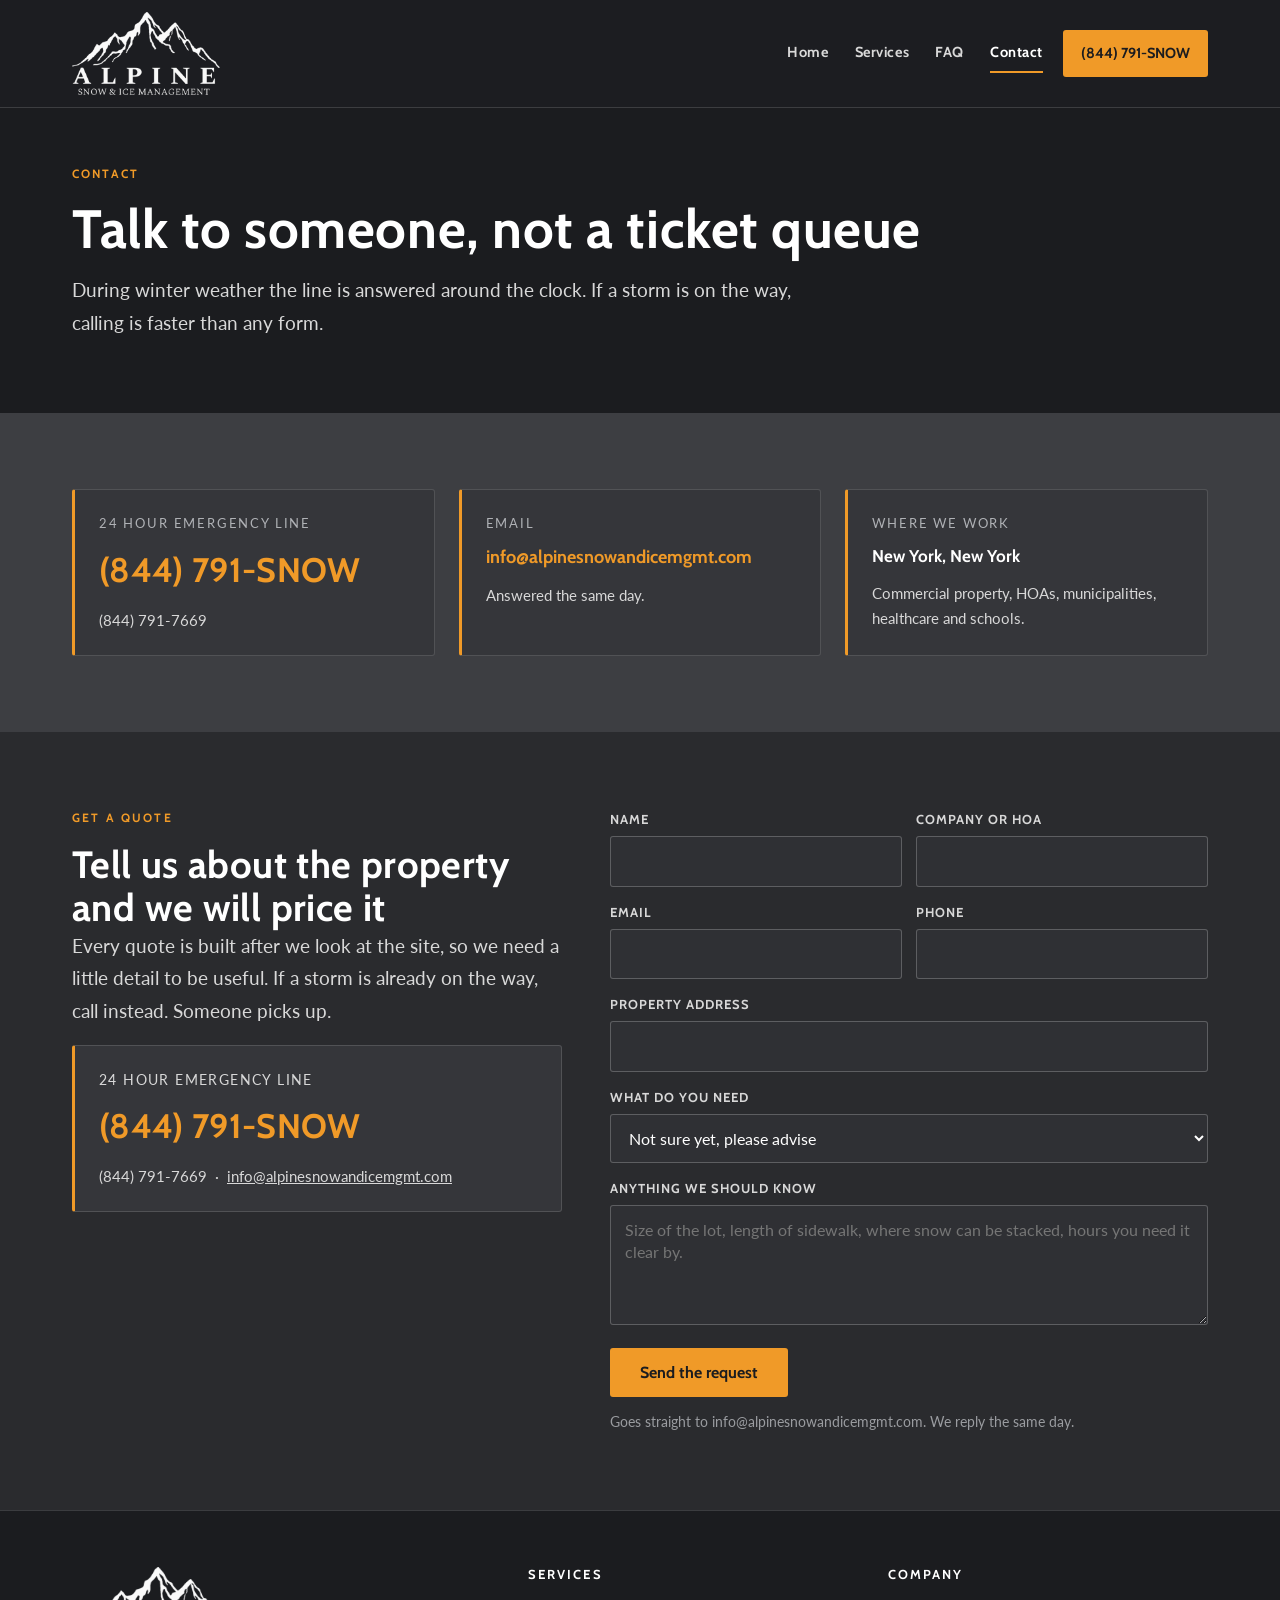
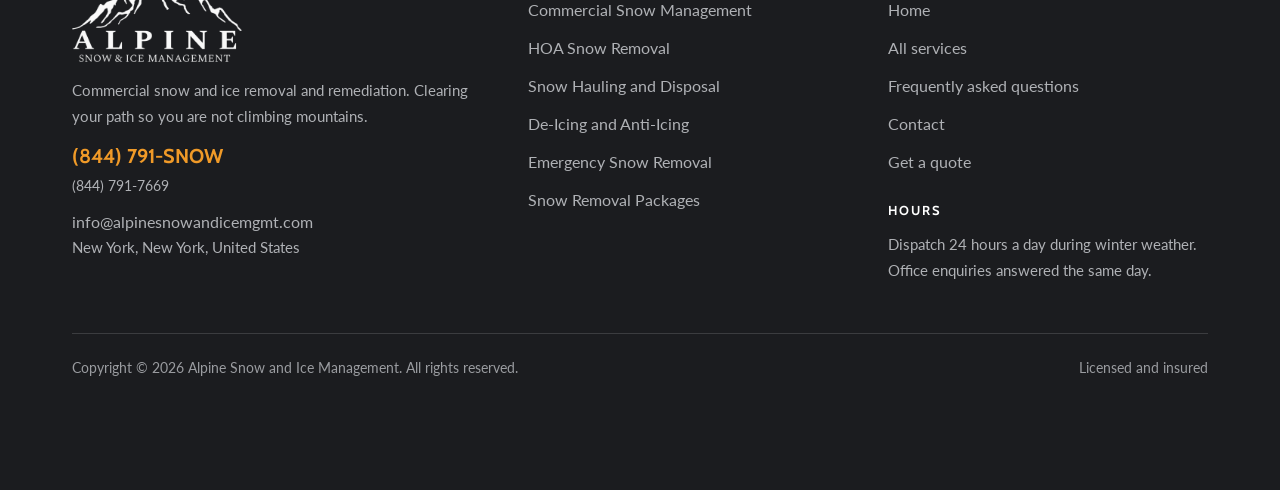
<file: contact/index.html>
<!doctype html>
<html lang="en">
<head>
<meta charset="utf-8">
<meta name="viewport" content="width=device-width, initial-scale=1">
<title>Contact | Alpine Snow and Ice Management</title>
<meta name="description" content="Call (844) 791-SNOW, 24 hours a day during winter weather, or send the quote form. Commercial snow and ice removal across New York.">
<link rel="canonical" href="https://alpinesnowandicemgmt.com/contact/">
<meta name="robots" content="noindex, nofollow"><!-- PREVIEW ONLY. Delete this line and set robots.txt to Allow when this replaces the live site. -->
<meta property="og:type" content="website">
<meta property="og:title" content="Contact | Alpine Snow and Ice Management">
<meta property="og:description" content="Call (844) 791-SNOW, 24 hours a day during winter weather, or send the quote form. Commercial snow and ice removal across New York.">
<meta property="og:url" content="https://alpinesnowandicemgmt.com/contact/">
<meta property="og:image" content="https://alpinesnowandicemgmt.com/asi/img/hero.jpg">
<meta name="theme-color" content="#1B1C1F">
<link rel="icon" href="../asi/img/logo.png">
<link rel="apple-touch-icon" href="../asi/img/logo.png">
<link rel="preconnect" href="https://fonts.gstatic.com" crossorigin>
<link rel="stylesheet" href="https://fonts.googleapis.com/css2?family=Cabin:wght@400;600;700&family=Lato:wght@300;400;700&display=swap">
<link rel="stylesheet" href="../asi/css/asi.css">

</head>
<body>
<a class="skip" href="#main">Skip to content</a>
<header class="hdr" id="hdr">
 <div class="in">
  <a class="brand" href="../index.html" aria-label="Alpine Snow and Ice Management, home">
   <img src="../asi/img/logo.png" alt="Alpine Snow and Ice Management" width="148" height="83">
  </a>
  <button class="burger" id="burger" aria-label="Menu" aria-expanded="false" aria-controls="nav">
   <svg width="22" height="16" viewBox="0 0 22 16" fill="none" aria-hidden="true"><path d="M0 1h22M0 8h22M0 15h22" stroke="currentColor" stroke-width="2"/></svg>
  </button>
  <nav class="nav" id="nav" aria-label="Main"><a href="../index.html">Home</a><a href="../services/">Services</a><a href="../faq/">FAQ</a><a href="../contact/" aria-current="page">Contact</a></nav>
  <a class="cta" href="tel:+18447917669">(844) 791-SNOW</a>
 </div>
</header>
<main id="main">
<section class="sec tight b4">
 <div class="w">
  <p class="eyebrow">Contact</p>
  <h1 style="margin-bottom:14px">Talk to someone, not a ticket queue</h1>
  <p class="lead">During winter weather the line is answered around the clock. If a storm is on the way, calling is faster than any form.</p>
 </div>
</section>
<section class="sec">
 <div class="w grid g3">
  <div class="callout"><p style="margin:0 0 8px;font-size:13px;letter-spacing:.14em;text-transform:uppercase;color:var(--dim)">24 hour emergency line</p>
   <a class="num" href="tel:+18447917669">(844) 791-SNOW</a>
   <p style="margin:8px 0 0;font-size:15px">(844) 791-7669</p></div>
  <div class="callout"><p style="margin:0 0 8px;font-size:13px;letter-spacing:.14em;text-transform:uppercase;color:var(--dim)">Email</p>
   <p style="margin:0"><a href="mailto:info@alpinesnowandicemgmt.com" style="color:var(--amber);font-family:var(--h);font-weight:700;font-size:18px;text-decoration:none;word-break:break-word">info@alpinesnowandicemgmt.com</a></p>
   <p style="margin:10px 0 0;font-size:15px">Answered the same day.</p></div>
  <div class="callout"><p style="margin:0 0 8px;font-size:13px;letter-spacing:.14em;text-transform:uppercase;color:var(--dim)">Where we work</p>
   <p style="margin:0;font-size:17px;color:#fff;font-family:var(--h);font-weight:700">New York, New York</p>
   <p style="margin:10px 0 0;font-size:15px">Commercial property, HOAs, municipalities, healthcare and schools.</p></div>
 </div>
</section>
<section class="sec quote" id="quote">
 <div class="w qgrid">
  <div>
   <p class="eyebrow">Get a quote</p>
   <h2>Tell us about the property and we will price it</h2>
   <p class="lead">Every quote is built after we look at the site, so we need a little detail to be useful. If a storm is already on the way, call instead. Someone picks up.</p>
   <div class="callout">
    <p style="margin:0 0 6px;font-size:14px;letter-spacing:.1em;text-transform:uppercase">24 hour emergency line</p>
    <a class="num" href="tel:+18447917669">(844) 791-SNOW</a>
    <p style="margin:8px 0 0;font-size:15px">(844) 791-7669 &nbsp;&middot;&nbsp; <a href="mailto:info@alpinesnowandicemgmt.com" style="color:var(--mut)">info@alpinesnowandicemgmt.com</a></p>
   </div>
  </div>
  <form class="q" action="https://formsubmit.co/info@alpinesnowandicemgmt.com" method="POST">
   <input type="hidden" name="_subject" value="Quote request from alpinesnowandicemgmt.com">
   <input type="hidden" name="_captcha" value="false">
   <input type="hidden" name="_template" value="table">
   <input type="hidden" name="_next" value="https://alpinesnowandicemgmt.com/thanks/">
   <input type="text" name="_honey" id="f-honey" aria-label="Leave this field empty" style="display:none" tabindex="-1" autocomplete="off" aria-hidden="true">
   <input type="hidden" name="Page" value="Contact page">
   <div><label for="f-name">Name</label><input id="f-name" name="Name" type="text" required autocomplete="name"></div>
   <div><label for="f-co">Company or HOA</label><input id="f-co" name="Company" type="text" autocomplete="organization"></div>
   <div><label for="f-em">Email</label><input id="f-em" name="Email" type="email" required autocomplete="email"></div>
   <div><label for="f-ph">Phone</label><input id="f-ph" name="Phone" type="tel" autocomplete="tel"></div>
   <div class="full"><label for="f-addr">Property address</label><input id="f-addr" name="Property address" type="text" autocomplete="street-address"></div>
   <div class="full"><label for="f-sv">What do you need</label>
     <select id="f-sv" name="Service"><option>Not sure yet, please advise</option><option>Commercial Snow Management</option><option>HOA Snow Removal</option><option>Snow Hauling and Disposal</option><option>De-Icing and Anti-Icing</option><option>Emergency Snow Removal</option><option>Snow Removal Packages</option></select></div>
   <div class="full"><label for="f-msg">Anything we should know</label>
     <textarea id="f-msg" name="Message" placeholder="Size of the lot, length of sidewalk, where snow can be stacked, hours you need it clear by."></textarea></div>
   <button type="submit">Send the request</button>
   <p class="full" style="margin:0;font-size:13.5px;color:#9A9CA0">Goes straight to info@alpinesnowandicemgmt.com. We reply the same day.</p>
  </form>
 </div>
</section>

</main>
<footer class="ftr">
 <div class="w">
  <div class="fgrid">
   <div>
    <img class="logo" src="../asi/img/logo.png" alt="Alpine Snow and Ice Management" width="170" height="95">
    <p>Commercial snow and ice removal and remediation. Clearing your path so you are not climbing mountains.</p>
    <p><a class="num" href="tel:+18447917669" style="color:var(--amber);font-family:var(--h);font-weight:700;font-size:20px;text-decoration:none">(844) 791-SNOW</a><br>
    <span style="font-size:14px">(844) 791-7669</span></p>
    <p><a href="mailto:info@alpinesnowandicemgmt.com">info@alpinesnowandicemgmt.com</a><br>New York, New York, United States</p>
   </div>
   <div><h2 class="fh">Services</h2><ul><li><a href="../commercial-snow-mgmt/">Commercial Snow Management</a></li><li><a href="../hoa-snow-removal/">HOA Snow Removal</a></li><li><a href="../snow-hauling-and-disposal/">Snow Hauling and Disposal</a></li><li><a href="../de-icing-and-anti-icing/">De-Icing and Anti-Icing</a></li><li><a href="../emergency-snow-removal/">Emergency Snow Removal</a></li><li><a href="../affordable-snow-removal/">Snow Removal Packages</a></li></ul></div>
   <div><h2 class="fh">Company</h2><ul>
     <li><a href="../index.html">Home</a></li>
     <li><a href="../services/">All services</a></li>
     <li><a href="../faq/">Frequently asked questions</a></li>
     <li><a href="../contact/">Contact</a></li>
     <li><a href="../#quote">Get a quote</a></li>
   </ul>
   <h2 class="fh" style="margin-top:26px">Hours</h2>
   <p style="font-size:15px">Dispatch 24 hours a day during winter weather. Office enquiries answered the same day.</p>
   </div>
  </div>
  <div class="legal">
   <span>Copyright &copy; 2026 Alpine Snow and Ice Management. All rights reserved.</span>
   <span>Licensed and insured</span>
  </div>
 </div>
</footer>
<div class="callbar">
 <a class="c1" href="tel:+18447917669">Call (844) 791-SNOW</a>
 <a class="c2" href="#quote">Get a quote</a>
</div>
<script>
(function(){
 var b=document.getElementById('burger'), h=document.getElementById('hdr');
 if(b&&h){b.addEventListener('click',function(){
   var o=h.classList.toggle('open'); b.setAttribute('aria-expanded', o?'true':'false');
 });}
 // FormSubmit needs an absolute _next. Resolve it against whatever host the site is
 // on, so the thank you page works on the preview and on the live domain with no edit.
 try{
  var brand=document.querySelector('.brand'), f=document.querySelector('form.q');
  if(brand&&f&&f._next){
   var home=new URL(brand.getAttribute('href'), location.href);
   f._next.value=new URL('thanks/', home).href;
  }
 }catch(e){}
})();
</script>
</body>
</html>
</file>
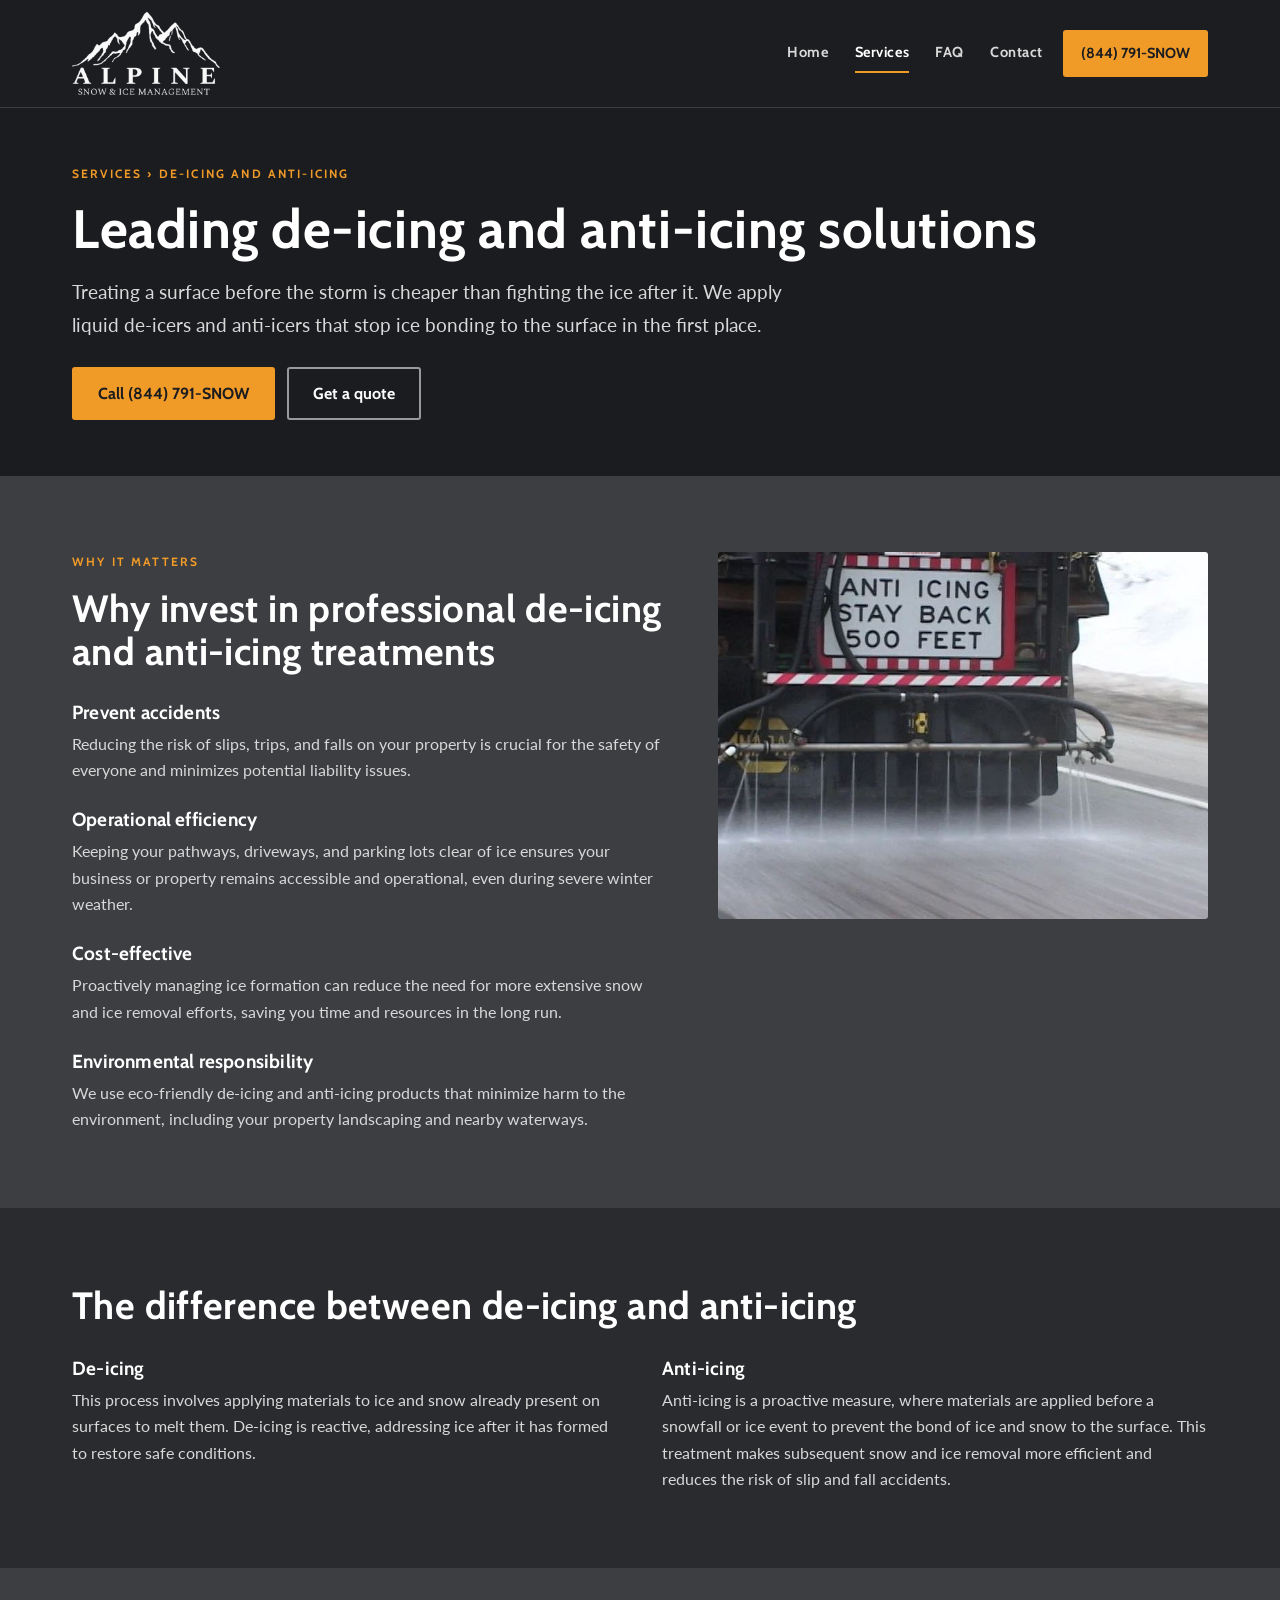
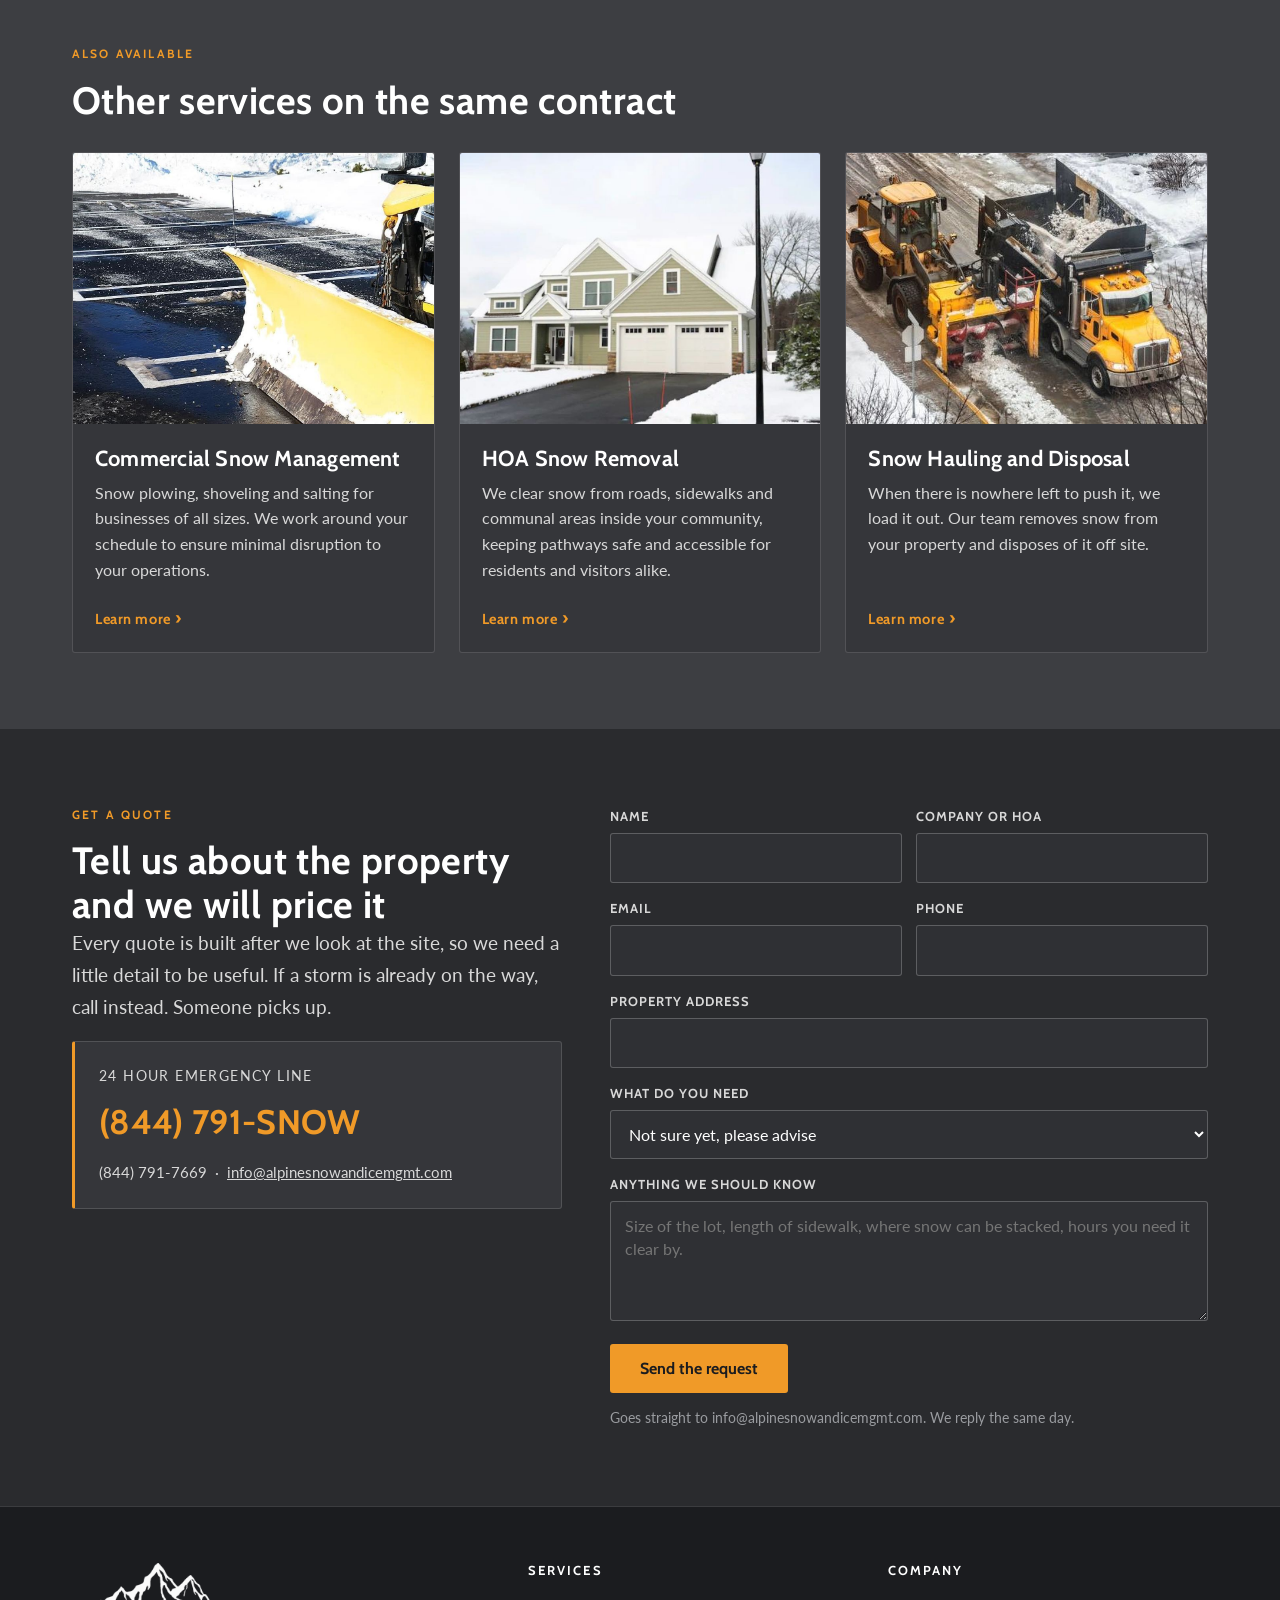
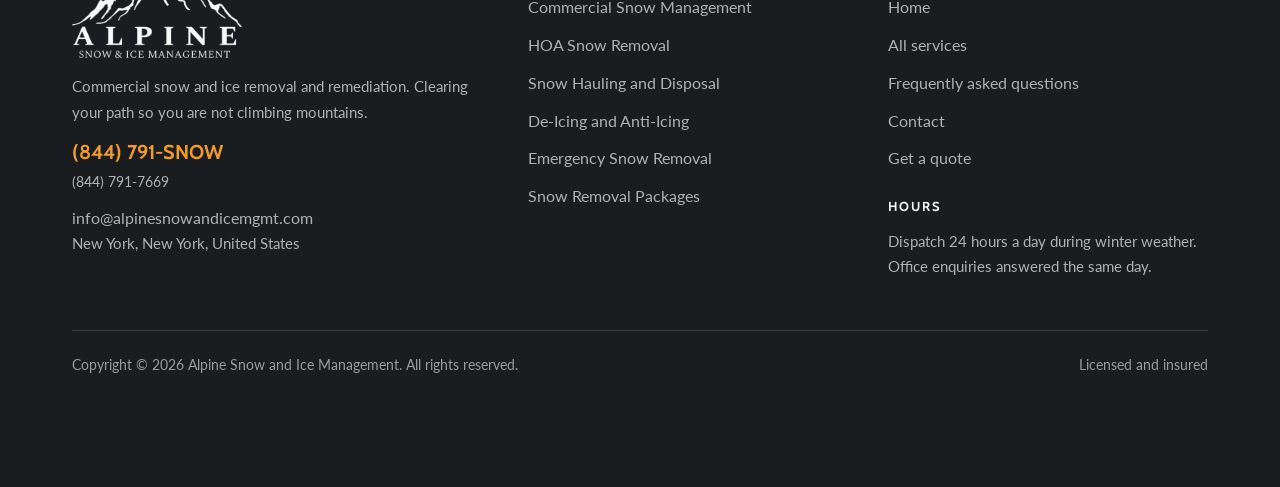
<file: de-icing-and-anti-icing/index.html>
<!doctype html>
<html lang="en">
<head>
<meta charset="utf-8">
<meta name="viewport" content="width=device-width, initial-scale=1">
<title>De-Icing and Anti-Icing | Alpine Snow and Ice Management</title>
<meta name="description" content="Treatments that stop ice bonding to the surface in the first place, so walking and driving stay safe and later clearing is Call (844) 791-SNOW.">
<link rel="canonical" href="https://alpinesnowandicemgmt.com/de-icing-and-anti-icing/">
<meta name="robots" content="noindex, nofollow"><!-- PREVIEW ONLY. Delete this line and set robots.txt to Allow when this replaces the live site. -->
<meta property="og:type" content="website">
<meta property="og:title" content="De-Icing and Anti-Icing | Alpine Snow and Ice Management">
<meta property="og:description" content="Treatments that stop ice bonding to the surface in the first place, so walking and driving stay safe and later clearing is Call (844) 791-SNOW.">
<meta property="og:url" content="https://alpinesnowandicemgmt.com/de-icing-and-anti-icing/">
<meta property="og:image" content="https://alpinesnowandicemgmt.com/asi/img/hero.jpg">
<meta name="theme-color" content="#1B1C1F">
<link rel="icon" href="../asi/img/logo.png">
<link rel="apple-touch-icon" href="../asi/img/logo.png">
<link rel="preconnect" href="https://fonts.gstatic.com" crossorigin>
<link rel="stylesheet" href="https://fonts.googleapis.com/css2?family=Cabin:wght@400;600;700&family=Lato:wght@300;400;700&display=swap">
<link rel="stylesheet" href="../asi/css/asi.css">
<script type="application/ld+json">{"@context": "https://schema.org", "@type": "Service", "name": "De-Icing and Anti-Icing", "serviceType": "De-Icing and Anti-Icing", "provider": {"@id": "https://alpinesnowandicemgmt.com/#business"}, "url": "https://alpinesnowandicemgmt.com/de-icing-and-anti-icing/", "description": "Treatments that stop ice bonding to the surface in the first place, so walking and driving stay safe and later clearing is quicker.", "areaServed": {"@type": "State", "name": "New York"}}</script>
</head>
<body>
<a class="skip" href="#main">Skip to content</a>
<header class="hdr" id="hdr">
 <div class="in">
  <a class="brand" href="../index.html" aria-label="Alpine Snow and Ice Management, home">
   <img src="../asi/img/logo.png" alt="Alpine Snow and Ice Management" width="148" height="83">
  </a>
  <button class="burger" id="burger" aria-label="Menu" aria-expanded="false" aria-controls="nav">
   <svg width="22" height="16" viewBox="0 0 22 16" fill="none" aria-hidden="true"><path d="M0 1h22M0 8h22M0 15h22" stroke="currentColor" stroke-width="2"/></svg>
  </button>
  <nav class="nav" id="nav" aria-label="Main"><a href="../index.html">Home</a><a href="../services/" aria-current="page">Services</a><a href="../faq/">FAQ</a><a href="../contact/">Contact</a></nav>
  <a class="cta" href="tel:+18447917669">(844) 791-SNOW</a>
 </div>
</header>
<main id="main">
<section class="sec tight b4">
 <div class="w">
  <p class="eyebrow"><a href="../services/" style="color:var(--amber);text-decoration:none">Services</a> &rsaquo; De-Icing and Anti-Icing</p>
  <h1 style="margin-bottom:16px">Leading de-icing and anti-icing solutions</h1>
  <p class="lead">Treating a surface before the storm is cheaper than fighting the ice after it. We apply liquid de-icers and anti-icers that stop ice bonding to the surface in the first place.</p>
  <div class="btns" style="margin-top:26px">
   <a class="btn pri" href="tel:+18447917669">Call (844) 791-SNOW</a>
   <a class="btn ghost" href="#quote">Get a quote</a>
  </div>
 </div>
</section>
<section class="sec">
 <div class="w split narrow">
  <div>
   <p class="eyebrow">Why it matters</p>
   <h2 style="margin-bottom:28px">Why invest in professional de-icing and anti-icing treatments</h2>
   <ul class="reasons"><li><h3>Prevent accidents</h3><p>Reducing the risk of slips, trips, and falls on your property is crucial for the safety of everyone and minimizes potential liability issues.</p></li><li><h3>Operational efficiency</h3><p>Keeping your pathways, driveways, and parking lots clear of ice ensures your business or property remains accessible and operational, even during severe winter weather.</p></li><li><h3>Cost-effective</h3><p>Proactively managing ice formation can reduce the need for more extensive snow and ice removal efforts, saving you time and resources in the long run.</p></li><li><h3>Environmental responsibility</h3><p>We use eco-friendly de-icing and anti-icing products that minimize harm to the environment, including your property landscaping and nearby waterways.</p></li></ul>
  </div>
  <img src="../asi/img/deicing.jpg" alt="De-Icing and Anti-Icing" loading="lazy" width="1100" height="825">
 </div>
</section>
<section class="sec b3">
 <div class="w">
  <h2 style="margin-bottom:30px">The difference between de-icing and anti-icing</h2>
  <ul class="reasons two"><li><h3>De-icing</h3><p>This process involves applying materials to ice and snow already present on surfaces to melt them. De-icing is reactive, addressing ice after it has formed to restore safe conditions.</p></li><li><h3>Anti-icing</h3><p>Anti-icing is a proactive measure, where materials are applied before a snowfall or ice event to prevent the bond of ice and snow to the surface. This treatment makes subsequent snow and ice removal more efficient and reduces the risk of slip and fall accidents.</p></li></ul>
 </div>
</section>
<section class="sec">
 <div class="w">
  <p class="eyebrow">Also available</p>
  <h2 style="margin-bottom:30px">Other services on the same contract</h2>
  <div class="grid g3"><article class="card">
      <img src="../asi/img/commercial.jpg" alt="Commercial Snow Management" loading="lazy" width="1100" height="825">
      <div class="in"><h3>Commercial Snow Management</h3><p>Snow plowing, shoveling and salting for businesses of all sizes. We work around your schedule to ensure minimal disruption to your operations.</p>
      <a class="more" href="../commercial-snow-mgmt/">Learn more</a></div></article><article class="card">
      <img src="../asi/img/hoa.jpg" alt="HOA Snow Removal" loading="lazy" width="1100" height="825">
      <div class="in"><h3>HOA Snow Removal</h3><p>We clear snow from roads, sidewalks and communal areas inside your community, keeping pathways safe and accessible for residents and visitors alike.</p>
      <a class="more" href="../hoa-snow-removal/">Learn more</a></div></article><article class="card">
      <img src="../asi/img/hauling.jpg" alt="Snow Hauling and Disposal" loading="lazy" width="1100" height="825">
      <div class="in"><h3>Snow Hauling and Disposal</h3><p>When there is nowhere left to push it, we load it out. Our team removes snow from your property and disposes of it off site.</p>
      <a class="more" href="../snow-hauling-and-disposal/">Learn more</a></div></article></div>
 </div>
</section>
<section class="sec quote" id="quote">
 <div class="w qgrid">
  <div>
   <p class="eyebrow">Get a quote</p>
   <h2>Tell us about the property and we will price it</h2>
   <p class="lead">Every quote is built after we look at the site, so we need a little detail to be useful. If a storm is already on the way, call instead. Someone picks up.</p>
   <div class="callout">
    <p style="margin:0 0 6px;font-size:14px;letter-spacing:.1em;text-transform:uppercase">24 hour emergency line</p>
    <a class="num" href="tel:+18447917669">(844) 791-SNOW</a>
    <p style="margin:8px 0 0;font-size:15px">(844) 791-7669 &nbsp;&middot;&nbsp; <a href="mailto:info@alpinesnowandicemgmt.com" style="color:var(--mut)">info@alpinesnowandicemgmt.com</a></p>
   </div>
  </div>
  <form class="q" action="https://formsubmit.co/info@alpinesnowandicemgmt.com" method="POST">
   <input type="hidden" name="_subject" value="Quote request from alpinesnowandicemgmt.com">
   <input type="hidden" name="_captcha" value="false">
   <input type="hidden" name="_template" value="table">
   <input type="hidden" name="_next" value="https://alpinesnowandicemgmt.com/thanks/">
   <input type="text" name="_honey" id="f-honey" aria-label="Leave this field empty" style="display:none" tabindex="-1" autocomplete="off" aria-hidden="true">
   <input type="hidden" name="Page" value="De-Icing and Anti-Icing">
   <div><label for="f-name">Name</label><input id="f-name" name="Name" type="text" required autocomplete="name"></div>
   <div><label for="f-co">Company or HOA</label><input id="f-co" name="Company" type="text" autocomplete="organization"></div>
   <div><label for="f-em">Email</label><input id="f-em" name="Email" type="email" required autocomplete="email"></div>
   <div><label for="f-ph">Phone</label><input id="f-ph" name="Phone" type="tel" autocomplete="tel"></div>
   <div class="full"><label for="f-addr">Property address</label><input id="f-addr" name="Property address" type="text" autocomplete="street-address"></div>
   <div class="full"><label for="f-sv">What do you need</label>
     <select id="f-sv" name="Service"><option>Not sure yet, please advise</option><option>Commercial Snow Management</option><option>HOA Snow Removal</option><option>Snow Hauling and Disposal</option><option>De-Icing and Anti-Icing</option><option>Emergency Snow Removal</option><option>Snow Removal Packages</option></select></div>
   <div class="full"><label for="f-msg">Anything we should know</label>
     <textarea id="f-msg" name="Message" placeholder="Size of the lot, length of sidewalk, where snow can be stacked, hours you need it clear by."></textarea></div>
   <button type="submit">Send the request</button>
   <p class="full" style="margin:0;font-size:13.5px;color:#9A9CA0">Goes straight to info@alpinesnowandicemgmt.com. We reply the same day.</p>
  </form>
 </div>
</section>

</main>
<footer class="ftr">
 <div class="w">
  <div class="fgrid">
   <div>
    <img class="logo" src="../asi/img/logo.png" alt="Alpine Snow and Ice Management" width="170" height="95">
    <p>Commercial snow and ice removal and remediation. Clearing your path so you are not climbing mountains.</p>
    <p><a class="num" href="tel:+18447917669" style="color:var(--amber);font-family:var(--h);font-weight:700;font-size:20px;text-decoration:none">(844) 791-SNOW</a><br>
    <span style="font-size:14px">(844) 791-7669</span></p>
    <p><a href="mailto:info@alpinesnowandicemgmt.com">info@alpinesnowandicemgmt.com</a><br>New York, New York, United States</p>
   </div>
   <div><h2 class="fh">Services</h2><ul><li><a href="../commercial-snow-mgmt/">Commercial Snow Management</a></li><li><a href="../hoa-snow-removal/">HOA Snow Removal</a></li><li><a href="../snow-hauling-and-disposal/">Snow Hauling and Disposal</a></li><li><a href="../de-icing-and-anti-icing/">De-Icing and Anti-Icing</a></li><li><a href="../emergency-snow-removal/">Emergency Snow Removal</a></li><li><a href="../affordable-snow-removal/">Snow Removal Packages</a></li></ul></div>
   <div><h2 class="fh">Company</h2><ul>
     <li><a href="../index.html">Home</a></li>
     <li><a href="../services/">All services</a></li>
     <li><a href="../faq/">Frequently asked questions</a></li>
     <li><a href="../contact/">Contact</a></li>
     <li><a href="../#quote">Get a quote</a></li>
   </ul>
   <h2 class="fh" style="margin-top:26px">Hours</h2>
   <p style="font-size:15px">Dispatch 24 hours a day during winter weather. Office enquiries answered the same day.</p>
   </div>
  </div>
  <div class="legal">
   <span>Copyright &copy; 2026 Alpine Snow and Ice Management. All rights reserved.</span>
   <span>Licensed and insured</span>
  </div>
 </div>
</footer>
<div class="callbar">
 <a class="c1" href="tel:+18447917669">Call (844) 791-SNOW</a>
 <a class="c2" href="#quote">Get a quote</a>
</div>
<script>
(function(){
 var b=document.getElementById('burger'), h=document.getElementById('hdr');
 if(b&&h){b.addEventListener('click',function(){
   var o=h.classList.toggle('open'); b.setAttribute('aria-expanded', o?'true':'false');
 });}
 // FormSubmit needs an absolute _next. Resolve it against whatever host the site is
 // on, so the thank you page works on the preview and on the live domain with no edit.
 try{
  var brand=document.querySelector('.brand'), f=document.querySelector('form.q');
  if(brand&&f&&f._next){
   var home=new URL(brand.getAttribute('href'), location.href);
   f._next.value=new URL('thanks/', home).href;
  }
 }catch(e){}
})();
</script>
</body>
</html>
</file>
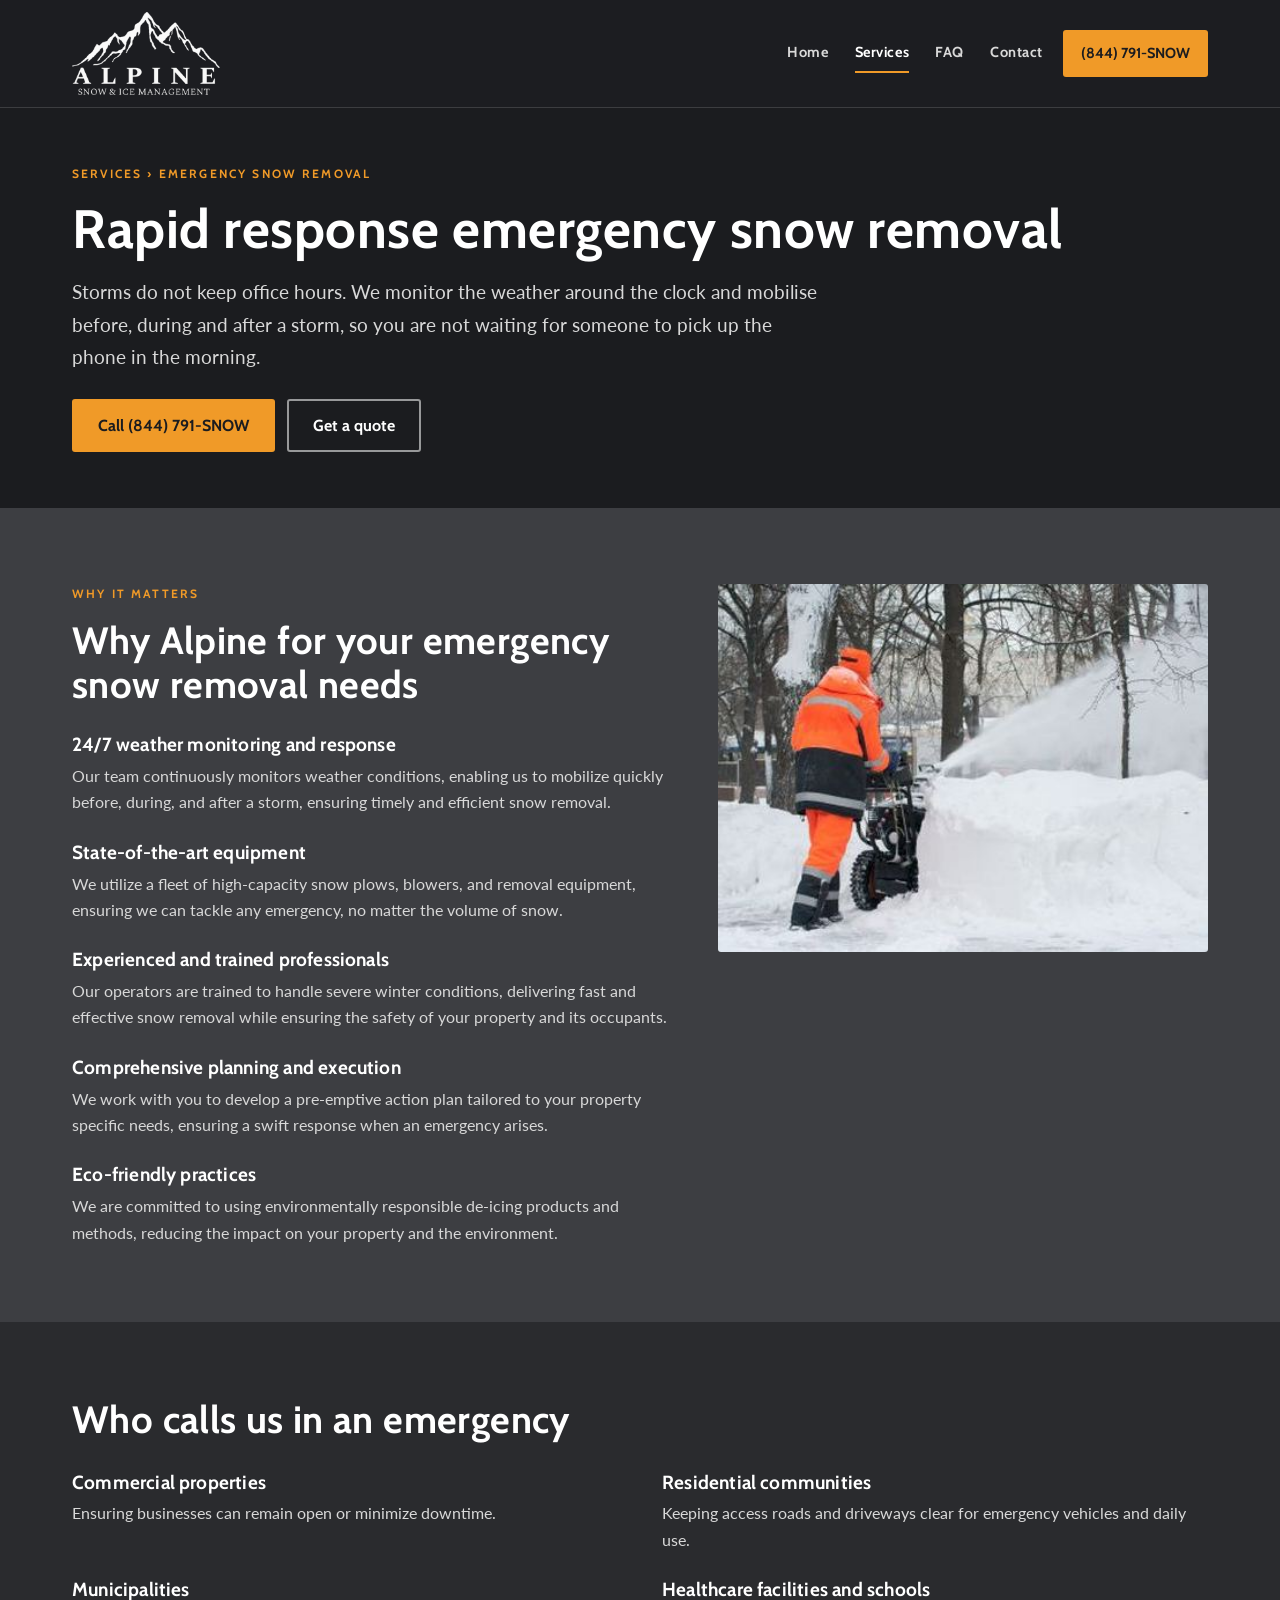
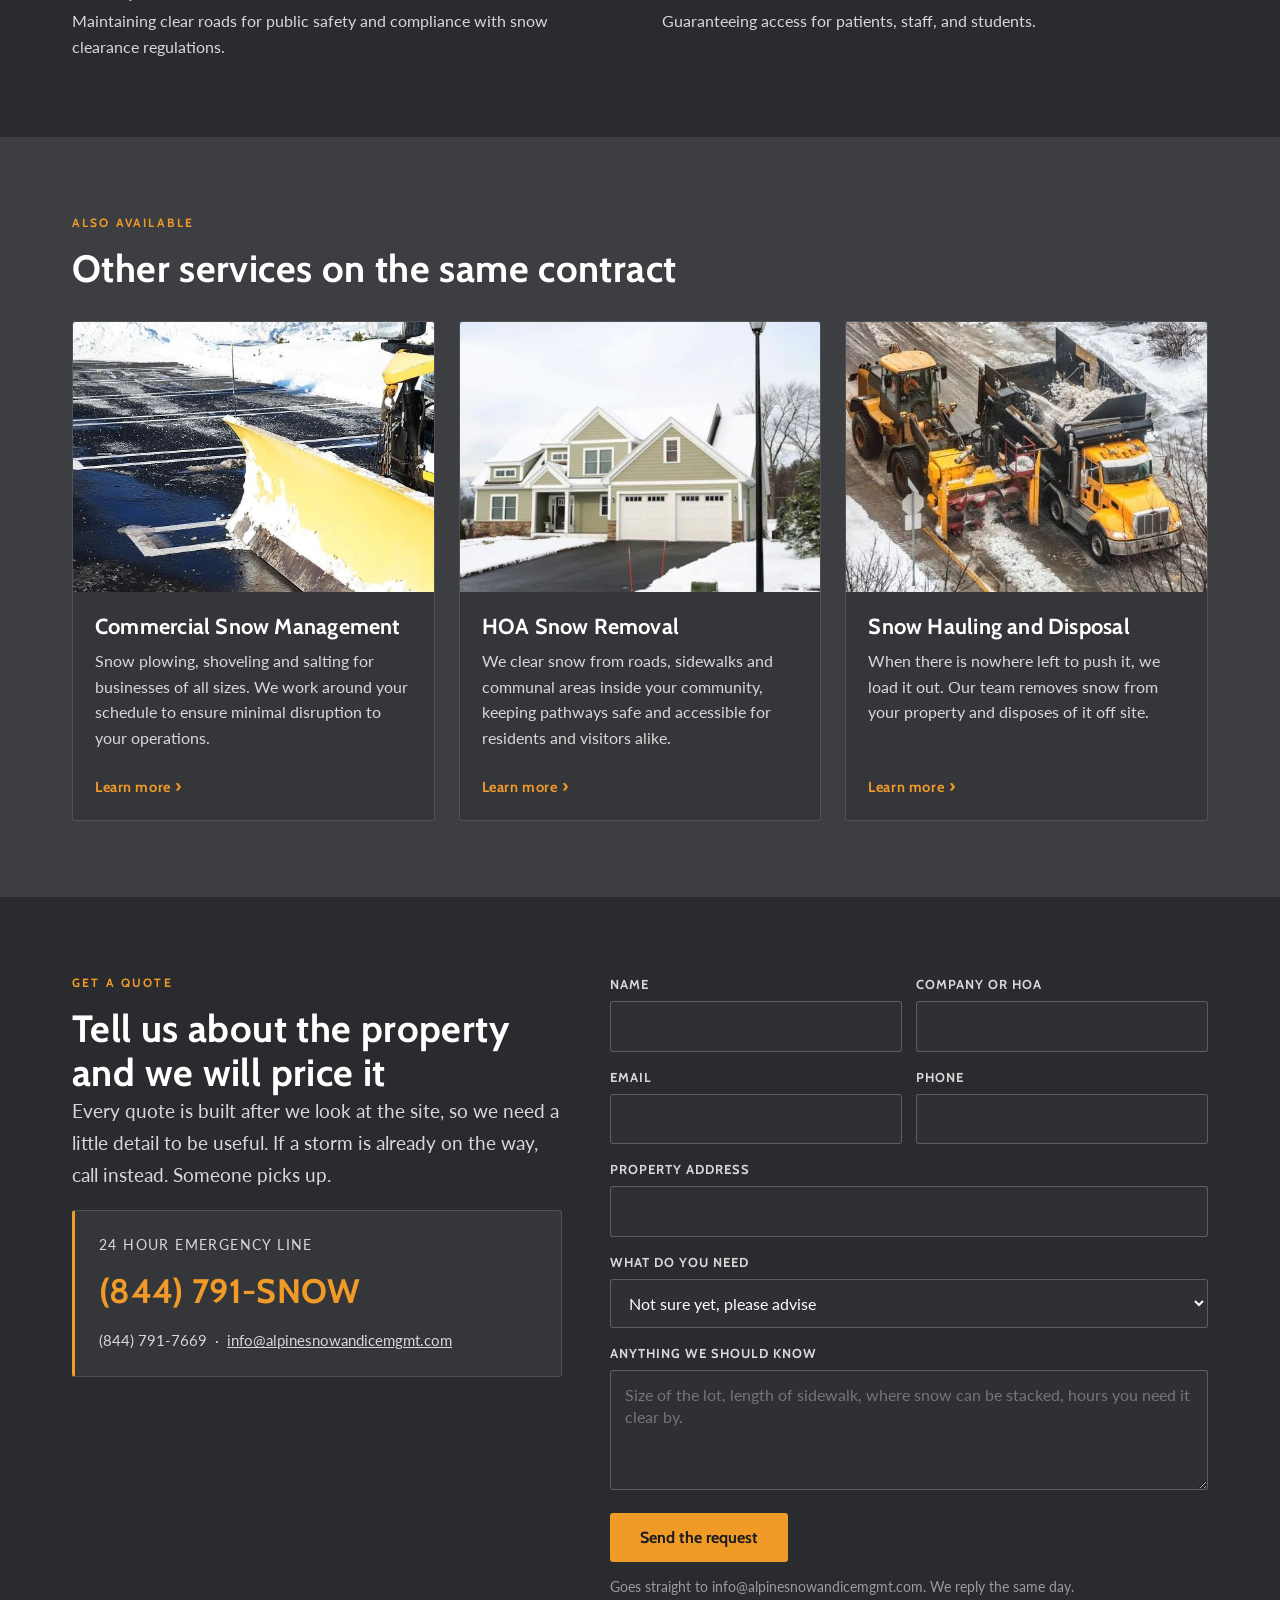
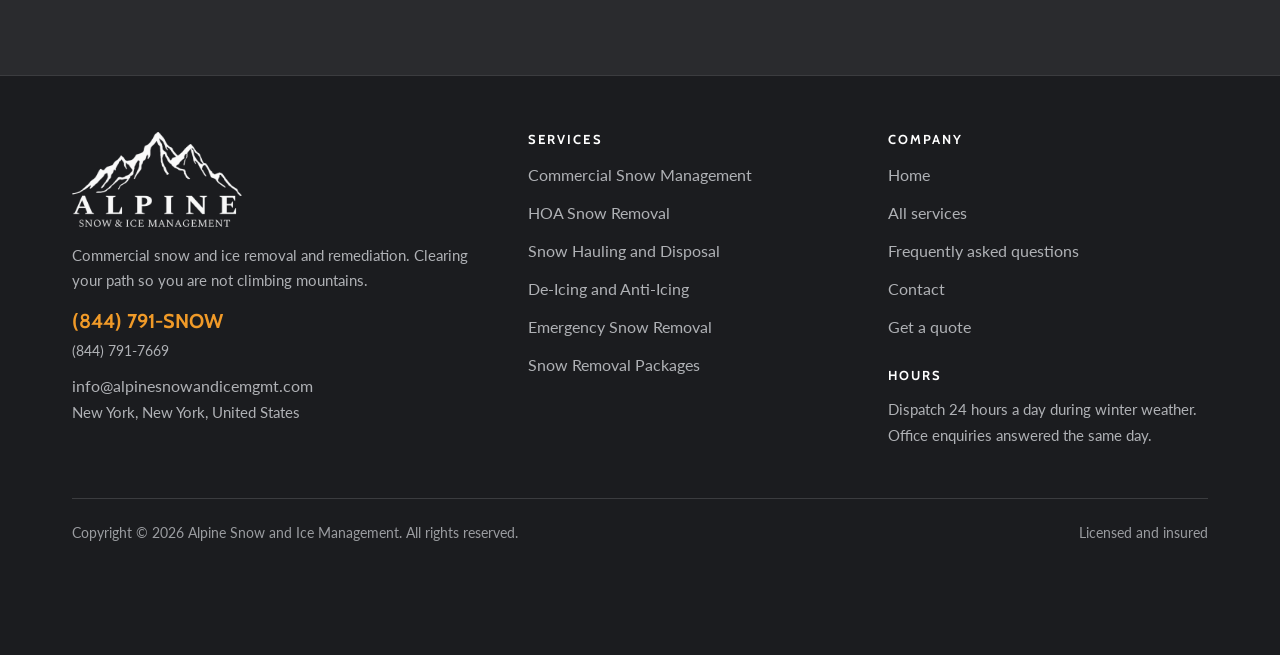
<file: emergency-snow-removal/index.html>
<!doctype html>
<html lang="en">
<head>
<meta charset="utf-8">
<meta name="viewport" content="width=device-width, initial-scale=1">
<title>Emergency Snow Removal | Alpine Snow and Ice Management</title>
<meta name="description" content="Storms do not keep office hours. Our crews are on call 24/7, any time of day or night, for fast and reliable Call (844) 791-SNOW.">
<link rel="canonical" href="https://alpinesnowandicemgmt.com/emergency-snow-removal/">
<meta name="robots" content="noindex, nofollow"><!-- PREVIEW ONLY. Delete this line and set robots.txt to Allow when this replaces the live site. -->
<meta property="og:type" content="website">
<meta property="og:title" content="Emergency Snow Removal | Alpine Snow and Ice Management">
<meta property="og:description" content="Storms do not keep office hours. Our crews are on call 24/7, any time of day or night, for fast and reliable Call (844) 791-SNOW.">
<meta property="og:url" content="https://alpinesnowandicemgmt.com/emergency-snow-removal/">
<meta property="og:image" content="https://alpinesnowandicemgmt.com/asi/img/hero.jpg">
<meta name="theme-color" content="#1B1C1F">
<link rel="icon" href="../asi/img/logo.png">
<link rel="apple-touch-icon" href="../asi/img/logo.png">
<link rel="preconnect" href="https://fonts.gstatic.com" crossorigin>
<link rel="stylesheet" href="https://fonts.googleapis.com/css2?family=Cabin:wght@400;600;700&family=Lato:wght@300;400;700&display=swap">
<link rel="stylesheet" href="../asi/css/asi.css">
<script type="application/ld+json">{"@context": "https://schema.org", "@type": "Service", "name": "Emergency Snow Removal", "serviceType": "Emergency Snow Removal", "provider": {"@id": "https://alpinesnowandicemgmt.com/#business"}, "url": "https://alpinesnowandicemgmt.com/emergency-snow-removal/", "description": "Storms do not keep office hours. Our crews are on call 24/7, any time of day or night, for fast and reliable service.", "areaServed": {"@type": "State", "name": "New York"}}</script>
</head>
<body>
<a class="skip" href="#main">Skip to content</a>
<header class="hdr" id="hdr">
 <div class="in">
  <a class="brand" href="../index.html" aria-label="Alpine Snow and Ice Management, home">
   <img src="../asi/img/logo.png" alt="Alpine Snow and Ice Management" width="148" height="83">
  </a>
  <button class="burger" id="burger" aria-label="Menu" aria-expanded="false" aria-controls="nav">
   <svg width="22" height="16" viewBox="0 0 22 16" fill="none" aria-hidden="true"><path d="M0 1h22M0 8h22M0 15h22" stroke="currentColor" stroke-width="2"/></svg>
  </button>
  <nav class="nav" id="nav" aria-label="Main"><a href="../index.html">Home</a><a href="../services/" aria-current="page">Services</a><a href="../faq/">FAQ</a><a href="../contact/">Contact</a></nav>
  <a class="cta" href="tel:+18447917669">(844) 791-SNOW</a>
 </div>
</header>
<main id="main">
<section class="sec tight b4">
 <div class="w">
  <p class="eyebrow"><a href="../services/" style="color:var(--amber);text-decoration:none">Services</a> &rsaquo; Emergency Snow Removal</p>
  <h1 style="margin-bottom:16px">Rapid response emergency snow removal</h1>
  <p class="lead">Storms do not keep office hours. We monitor the weather around the clock and mobilise before, during and after a storm, so you are not waiting for someone to pick up the phone in the morning.</p>
  <div class="btns" style="margin-top:26px">
   <a class="btn pri" href="tel:+18447917669">Call (844) 791-SNOW</a>
   <a class="btn ghost" href="#quote">Get a quote</a>
  </div>
 </div>
</section>
<section class="sec">
 <div class="w split narrow">
  <div>
   <p class="eyebrow">Why it matters</p>
   <h2 style="margin-bottom:28px">Why Alpine for your emergency snow removal needs</h2>
   <ul class="reasons"><li><h3>24/7 weather monitoring and response</h3><p>Our team continuously monitors weather conditions, enabling us to mobilize quickly before, during, and after a storm, ensuring timely and efficient snow removal.</p></li><li><h3>State-of-the-art equipment</h3><p>We utilize a fleet of high-capacity snow plows, blowers, and removal equipment, ensuring we can tackle any emergency, no matter the volume of snow.</p></li><li><h3>Experienced and trained professionals</h3><p>Our operators are trained to handle severe winter conditions, delivering fast and effective snow removal while ensuring the safety of your property and its occupants.</p></li><li><h3>Comprehensive planning and execution</h3><p>We work with you to develop a pre-emptive action plan tailored to your property specific needs, ensuring a swift response when an emergency arises.</p></li><li><h3>Eco-friendly practices</h3><p>We are committed to using environmentally responsible de-icing products and methods, reducing the impact on your property and the environment.</p></li></ul>
  </div>
  <img src="../asi/img/emergency.jpg" alt="Emergency Snow Removal" loading="lazy" width="1100" height="825">
 </div>
</section>
<section class="sec b3">
 <div class="w">
  <h2 style="margin-bottom:30px">Who calls us in an emergency</h2>
  <ul class="reasons two"><li><h3>Commercial properties</h3><p>Ensuring businesses can remain open or minimize downtime.</p></li><li><h3>Residential communities</h3><p>Keeping access roads and driveways clear for emergency vehicles and daily use.</p></li><li><h3>Municipalities</h3><p>Maintaining clear roads for public safety and compliance with snow clearance regulations.</p></li><li><h3>Healthcare facilities and schools</h3><p>Guaranteeing access for patients, staff, and students.</p></li></ul>
 </div>
</section>
<section class="sec">
 <div class="w">
  <p class="eyebrow">Also available</p>
  <h2 style="margin-bottom:30px">Other services on the same contract</h2>
  <div class="grid g3"><article class="card">
      <img src="../asi/img/commercial.jpg" alt="Commercial Snow Management" loading="lazy" width="1100" height="825">
      <div class="in"><h3>Commercial Snow Management</h3><p>Snow plowing, shoveling and salting for businesses of all sizes. We work around your schedule to ensure minimal disruption to your operations.</p>
      <a class="more" href="../commercial-snow-mgmt/">Learn more</a></div></article><article class="card">
      <img src="../asi/img/hoa.jpg" alt="HOA Snow Removal" loading="lazy" width="1100" height="825">
      <div class="in"><h3>HOA Snow Removal</h3><p>We clear snow from roads, sidewalks and communal areas inside your community, keeping pathways safe and accessible for residents and visitors alike.</p>
      <a class="more" href="../hoa-snow-removal/">Learn more</a></div></article><article class="card">
      <img src="../asi/img/hauling.jpg" alt="Snow Hauling and Disposal" loading="lazy" width="1100" height="825">
      <div class="in"><h3>Snow Hauling and Disposal</h3><p>When there is nowhere left to push it, we load it out. Our team removes snow from your property and disposes of it off site.</p>
      <a class="more" href="../snow-hauling-and-disposal/">Learn more</a></div></article></div>
 </div>
</section>
<section class="sec quote" id="quote">
 <div class="w qgrid">
  <div>
   <p class="eyebrow">Get a quote</p>
   <h2>Tell us about the property and we will price it</h2>
   <p class="lead">Every quote is built after we look at the site, so we need a little detail to be useful. If a storm is already on the way, call instead. Someone picks up.</p>
   <div class="callout">
    <p style="margin:0 0 6px;font-size:14px;letter-spacing:.1em;text-transform:uppercase">24 hour emergency line</p>
    <a class="num" href="tel:+18447917669">(844) 791-SNOW</a>
    <p style="margin:8px 0 0;font-size:15px">(844) 791-7669 &nbsp;&middot;&nbsp; <a href="mailto:info@alpinesnowandicemgmt.com" style="color:var(--mut)">info@alpinesnowandicemgmt.com</a></p>
   </div>
  </div>
  <form class="q" action="https://formsubmit.co/info@alpinesnowandicemgmt.com" method="POST">
   <input type="hidden" name="_subject" value="Quote request from alpinesnowandicemgmt.com">
   <input type="hidden" name="_captcha" value="false">
   <input type="hidden" name="_template" value="table">
   <input type="hidden" name="_next" value="https://alpinesnowandicemgmt.com/thanks/">
   <input type="text" name="_honey" id="f-honey" aria-label="Leave this field empty" style="display:none" tabindex="-1" autocomplete="off" aria-hidden="true">
   <input type="hidden" name="Page" value="Emergency Snow Removal">
   <div><label for="f-name">Name</label><input id="f-name" name="Name" type="text" required autocomplete="name"></div>
   <div><label for="f-co">Company or HOA</label><input id="f-co" name="Company" type="text" autocomplete="organization"></div>
   <div><label for="f-em">Email</label><input id="f-em" name="Email" type="email" required autocomplete="email"></div>
   <div><label for="f-ph">Phone</label><input id="f-ph" name="Phone" type="tel" autocomplete="tel"></div>
   <div class="full"><label for="f-addr">Property address</label><input id="f-addr" name="Property address" type="text" autocomplete="street-address"></div>
   <div class="full"><label for="f-sv">What do you need</label>
     <select id="f-sv" name="Service"><option>Not sure yet, please advise</option><option>Commercial Snow Management</option><option>HOA Snow Removal</option><option>Snow Hauling and Disposal</option><option>De-Icing and Anti-Icing</option><option>Emergency Snow Removal</option><option>Snow Removal Packages</option></select></div>
   <div class="full"><label for="f-msg">Anything we should know</label>
     <textarea id="f-msg" name="Message" placeholder="Size of the lot, length of sidewalk, where snow can be stacked, hours you need it clear by."></textarea></div>
   <button type="submit">Send the request</button>
   <p class="full" style="margin:0;font-size:13.5px;color:#9A9CA0">Goes straight to info@alpinesnowandicemgmt.com. We reply the same day.</p>
  </form>
 </div>
</section>

</main>
<footer class="ftr">
 <div class="w">
  <div class="fgrid">
   <div>
    <img class="logo" src="../asi/img/logo.png" alt="Alpine Snow and Ice Management" width="170" height="95">
    <p>Commercial snow and ice removal and remediation. Clearing your path so you are not climbing mountains.</p>
    <p><a class="num" href="tel:+18447917669" style="color:var(--amber);font-family:var(--h);font-weight:700;font-size:20px;text-decoration:none">(844) 791-SNOW</a><br>
    <span style="font-size:14px">(844) 791-7669</span></p>
    <p><a href="mailto:info@alpinesnowandicemgmt.com">info@alpinesnowandicemgmt.com</a><br>New York, New York, United States</p>
   </div>
   <div><h2 class="fh">Services</h2><ul><li><a href="../commercial-snow-mgmt/">Commercial Snow Management</a></li><li><a href="../hoa-snow-removal/">HOA Snow Removal</a></li><li><a href="../snow-hauling-and-disposal/">Snow Hauling and Disposal</a></li><li><a href="../de-icing-and-anti-icing/">De-Icing and Anti-Icing</a></li><li><a href="../emergency-snow-removal/">Emergency Snow Removal</a></li><li><a href="../affordable-snow-removal/">Snow Removal Packages</a></li></ul></div>
   <div><h2 class="fh">Company</h2><ul>
     <li><a href="../index.html">Home</a></li>
     <li><a href="../services/">All services</a></li>
     <li><a href="../faq/">Frequently asked questions</a></li>
     <li><a href="../contact/">Contact</a></li>
     <li><a href="../#quote">Get a quote</a></li>
   </ul>
   <h2 class="fh" style="margin-top:26px">Hours</h2>
   <p style="font-size:15px">Dispatch 24 hours a day during winter weather. Office enquiries answered the same day.</p>
   </div>
  </div>
  <div class="legal">
   <span>Copyright &copy; 2026 Alpine Snow and Ice Management. All rights reserved.</span>
   <span>Licensed and insured</span>
  </div>
 </div>
</footer>
<div class="callbar">
 <a class="c1" href="tel:+18447917669">Call (844) 791-SNOW</a>
 <a class="c2" href="#quote">Get a quote</a>
</div>
<script>
(function(){
 var b=document.getElementById('burger'), h=document.getElementById('hdr');
 if(b&&h){b.addEventListener('click',function(){
   var o=h.classList.toggle('open'); b.setAttribute('aria-expanded', o?'true':'false');
 });}
 // FormSubmit needs an absolute _next. Resolve it against whatever host the site is
 // on, so the thank you page works on the preview and on the live domain with no edit.
 try{
  var brand=document.querySelector('.brand'), f=document.querySelector('form.q');
  if(brand&&f&&f._next){
   var home=new URL(brand.getAttribute('href'), location.href);
   f._next.value=new URL('thanks/', home).href;
  }
 }catch(e){}
})();
</script>
</body>
</html>
</file>
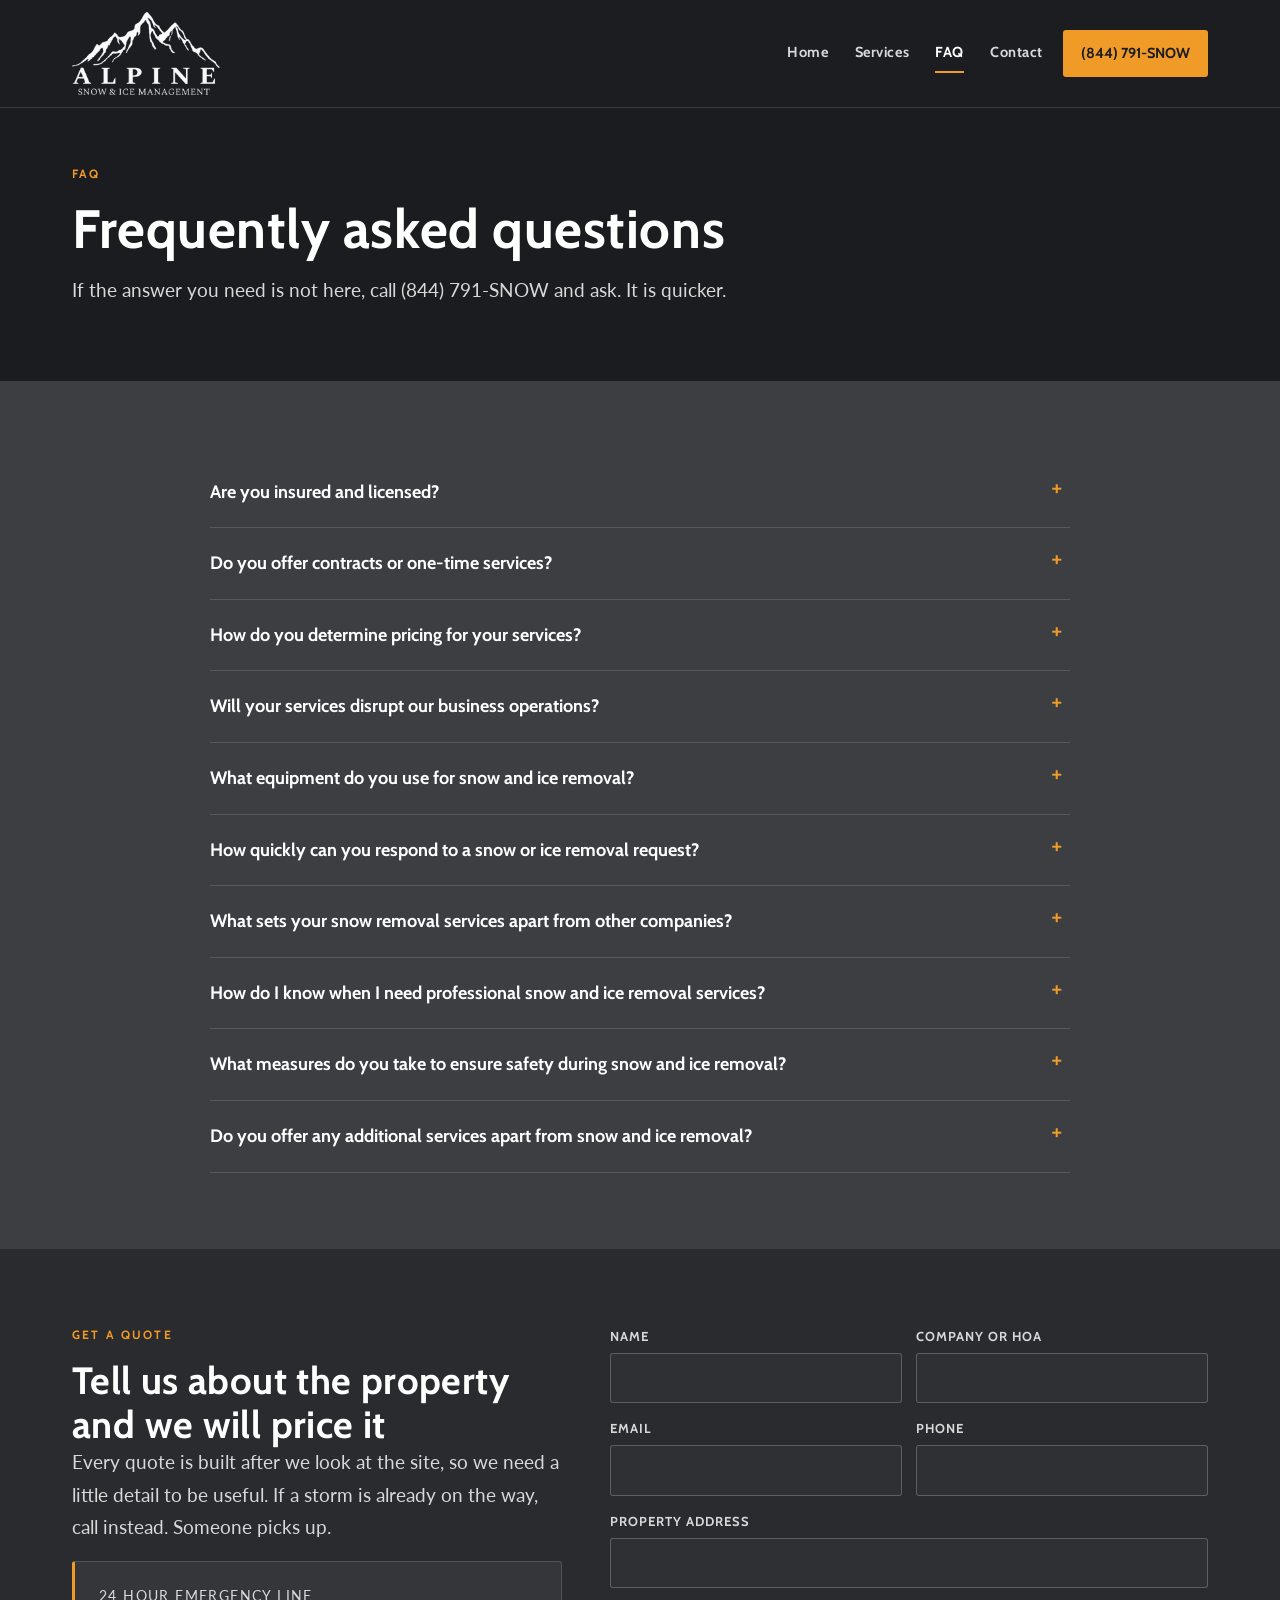
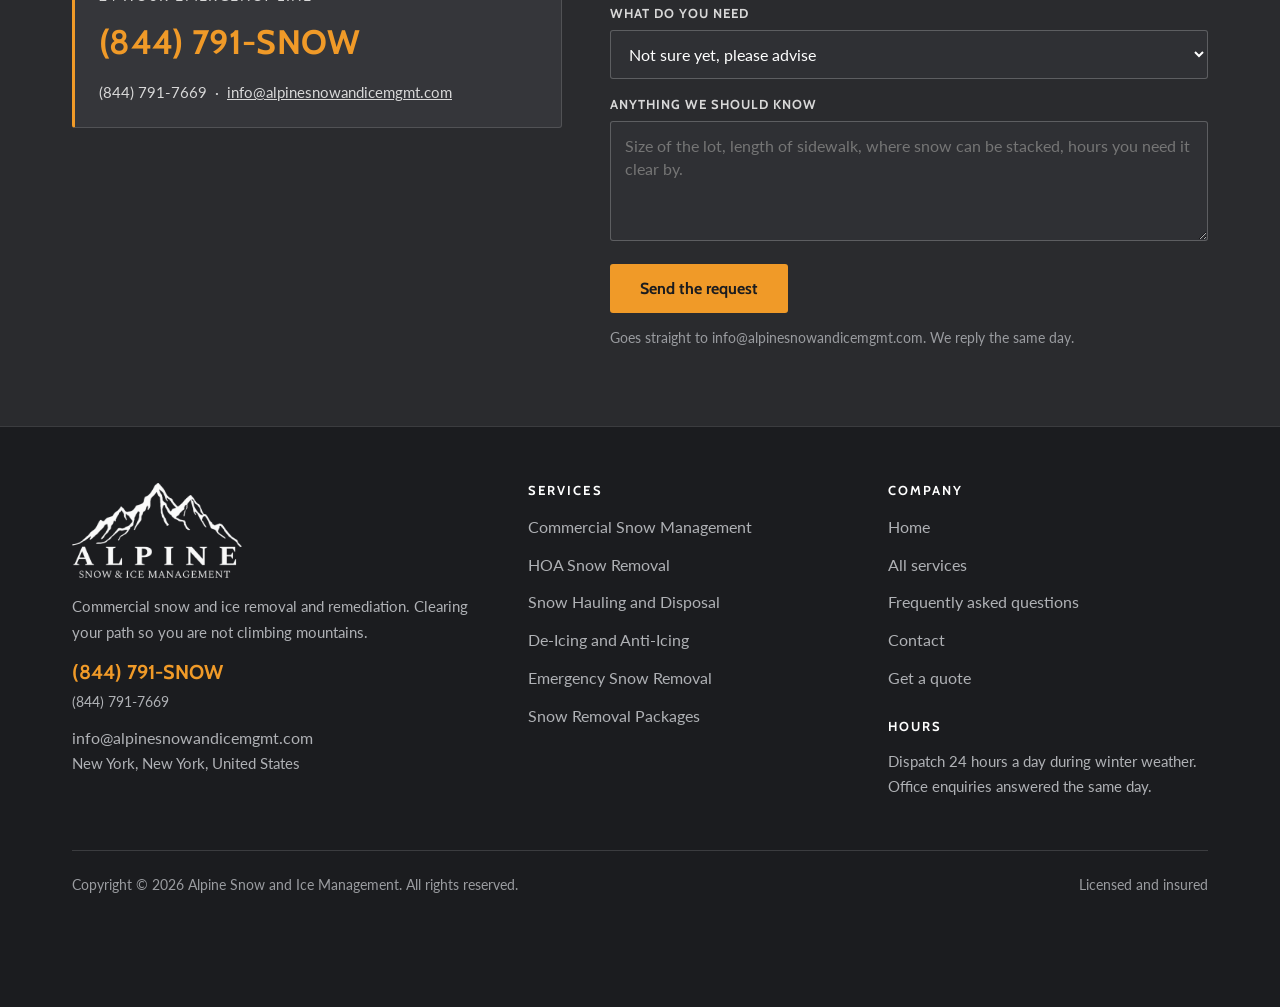
<file: faq/index.html>
<!doctype html>
<html lang="en">
<head>
<meta charset="utf-8">
<meta name="viewport" content="width=device-width, initial-scale=1">
<title>Frequently Asked Questions | Alpine Snow and Ice Management</title>
<meta name="description" content="Licensing and insurance, contracts versus one-time service, how pricing works, response times, equipment and safety. Answers to the questions commercial clients ask most.">
<link rel="canonical" href="https://alpinesnowandicemgmt.com/faq/">
<meta name="robots" content="noindex, nofollow"><!-- PREVIEW ONLY. Delete this line and set robots.txt to Allow when this replaces the live site. -->
<meta property="og:type" content="website">
<meta property="og:title" content="Frequently Asked Questions | Alpine Snow and Ice Management">
<meta property="og:description" content="Licensing and insurance, contracts versus one-time service, how pricing works, response times, equipment and safety. Answers to the questions commercial clients ask most.">
<meta property="og:url" content="https://alpinesnowandicemgmt.com/faq/">
<meta property="og:image" content="https://alpinesnowandicemgmt.com/asi/img/hero.jpg">
<meta name="theme-color" content="#1B1C1F">
<link rel="icon" href="../asi/img/logo.png">
<link rel="apple-touch-icon" href="../asi/img/logo.png">
<link rel="preconnect" href="https://fonts.gstatic.com" crossorigin>
<link rel="stylesheet" href="https://fonts.googleapis.com/css2?family=Cabin:wght@400;600;700&family=Lato:wght@300;400;700&display=swap">
<link rel="stylesheet" href="../asi/css/asi.css">
<script type="application/ld+json">{"@context": "https://schema.org", "@type": "FAQPage", "mainEntity": [{"@type": "Question", "name": "Are you insured and licensed?", "acceptedAnswer": {"@type": "Answer", "text": "Yes, we are fully licensed and insured to provide snow and ice removal services. Our insurance coverage includes liability protection to ensure peace of mind for our clients."}}, {"@type": "Question", "name": "Do you offer contracts or one-time services?", "acceptedAnswer": {"@type": "Answer", "text": "Yes, we provide both contract-based and one-time snow and ice removal services tailored to your needs. Contracts offer regular maintenance throughout the season, while one-time services are available for occasional needs."}}, {"@type": "Question", "name": "How do you determine pricing for your services?", "acceptedAnswer": {"@type": "Answer", "text": "Pricing is based on factors such as property size, frequency of service, the complexity of the job, and specific client requirements. We provide transparent pricing and can offer customized quotes upon evaluation of your property."}}, {"@type": "Question", "name": "Will your services disrupt our business operations?", "acceptedAnswer": {"@type": "Answer", "text": "We strive to minimize disruption to your operations as much as possible. Our team works efficiently and can often schedule services during off-peak hours to reduce impact on your business."}}, {"@type": "Question", "name": "What equipment do you use for snow and ice removal?", "acceptedAnswer": {"@type": "Answer", "text": "We utilize a variety of equipment including plows, snow blowers, salt spreaders, and shovels. Our fleet is well-maintained and suited to handle various types of snow and ice removal jobs."}}, {"@type": "Question", "name": "How quickly can you respond to a snow or ice removal request?", "acceptedAnswer": {"@type": "Answer", "text": "We prioritize prompt service during weather events. Response times vary based on factors like the severity of the weather and existing client demands. However, we strive to address urgent requests as swiftly as possible."}}, {"@type": "Question", "name": "What sets your snow removal services apart from other companies?", "acceptedAnswer": {"@type": "Answer", "text": "At Alpine Snow and Ice Management, we prioritize customer satisfaction and safety above all else. Our experienced and skilled team uses the latest technology and equipment to provide efficient and effective snow removal services. We also offer flexible service plans to fit your unique needs and budget."}}, {"@type": "Question", "name": "How do I know when I need professional snow and ice removal services?", "acceptedAnswer": {"@type": "Answer", "text": "It is best to consider professional services when snow and ice accumulation pose safety risks or hinder business operations. Signs include heavy snowfall, icy patches, or when your current resources are inadequate to manage the situation."}}, {"@type": "Question", "name": "What measures do you take to ensure safety during snow and ice removal?", "acceptedAnswer": {"@type": "Answer", "text": "Safety is our top priority. Our team undergoes regular training on safe snow and ice removal practices. We also employ proper signage, use cautionary measures, and adhere to industry safety standards to minimize risks."}}, {"@type": "Question", "name": "Do you offer any additional services apart from snow and ice removal?", "acceptedAnswer": {"@type": "Answer", "text": "Yes, we may offer additional services such as salting, de-icing, sidewalk clearing, and snow relocation. We can discuss your specific needs and tailor our services accordingly."}}]}</script>
</head>
<body>
<a class="skip" href="#main">Skip to content</a>
<header class="hdr" id="hdr">
 <div class="in">
  <a class="brand" href="../index.html" aria-label="Alpine Snow and Ice Management, home">
   <img src="../asi/img/logo.png" alt="Alpine Snow and Ice Management" width="148" height="83">
  </a>
  <button class="burger" id="burger" aria-label="Menu" aria-expanded="false" aria-controls="nav">
   <svg width="22" height="16" viewBox="0 0 22 16" fill="none" aria-hidden="true"><path d="M0 1h22M0 8h22M0 15h22" stroke="currentColor" stroke-width="2"/></svg>
  </button>
  <nav class="nav" id="nav" aria-label="Main"><a href="../index.html">Home</a><a href="../services/">Services</a><a href="../faq/" aria-current="page">FAQ</a><a href="../contact/">Contact</a></nav>
  <a class="cta" href="tel:+18447917669">(844) 791-SNOW</a>
 </div>
</header>
<main id="main">
<section class="sec tight b4">
 <div class="w">
  <p class="eyebrow">FAQ</p>
  <h1 style="margin-bottom:14px">Frequently asked questions</h1>
  <p class="lead">If the answer you need is not here, call (844) 791-SNOW and ask. It is quicker.</p>
 </div>
</section>
<section class="sec"><div class="w"><div class="faq"><details><summary>Are you insured and licensed?</summary><div class="ans">Yes, we are fully licensed and insured to provide snow and ice removal services. Our insurance coverage includes liability protection to ensure peace of mind for our clients.</div></details><details><summary>Do you offer contracts or one-time services?</summary><div class="ans">Yes, we provide both contract-based and one-time snow and ice removal services tailored to your needs. Contracts offer regular maintenance throughout the season, while one-time services are available for occasional needs.</div></details><details><summary>How do you determine pricing for your services?</summary><div class="ans">Pricing is based on factors such as property size, frequency of service, the complexity of the job, and specific client requirements. We provide transparent pricing and can offer customized quotes upon evaluation of your property.</div></details><details><summary>Will your services disrupt our business operations?</summary><div class="ans">We strive to minimize disruption to your operations as much as possible. Our team works efficiently and can often schedule services during off-peak hours to reduce impact on your business.</div></details><details><summary>What equipment do you use for snow and ice removal?</summary><div class="ans">We utilize a variety of equipment including plows, snow blowers, salt spreaders, and shovels. Our fleet is well-maintained and suited to handle various types of snow and ice removal jobs.</div></details><details><summary>How quickly can you respond to a snow or ice removal request?</summary><div class="ans">We prioritize prompt service during weather events. Response times vary based on factors like the severity of the weather and existing client demands. However, we strive to address urgent requests as swiftly as possible.</div></details><details><summary>What sets your snow removal services apart from other companies?</summary><div class="ans">At Alpine Snow and Ice Management, we prioritize customer satisfaction and safety above all else. Our experienced and skilled team uses the latest technology and equipment to provide efficient and effective snow removal services. We also offer flexible service plans to fit your unique needs and budget.</div></details><details><summary>How do I know when I need professional snow and ice removal services?</summary><div class="ans">It is best to consider professional services when snow and ice accumulation pose safety risks or hinder business operations. Signs include heavy snowfall, icy patches, or when your current resources are inadequate to manage the situation.</div></details><details><summary>What measures do you take to ensure safety during snow and ice removal?</summary><div class="ans">Safety is our top priority. Our team undergoes regular training on safe snow and ice removal practices. We also employ proper signage, use cautionary measures, and adhere to industry safety standards to minimize risks.</div></details><details><summary>Do you offer any additional services apart from snow and ice removal?</summary><div class="ans">Yes, we may offer additional services such as salting, de-icing, sidewalk clearing, and snow relocation. We can discuss your specific needs and tailor our services accordingly.</div></details></div></div></section>
<section class="sec quote" id="quote">
 <div class="w qgrid">
  <div>
   <p class="eyebrow">Get a quote</p>
   <h2>Tell us about the property and we will price it</h2>
   <p class="lead">Every quote is built after we look at the site, so we need a little detail to be useful. If a storm is already on the way, call instead. Someone picks up.</p>
   <div class="callout">
    <p style="margin:0 0 6px;font-size:14px;letter-spacing:.1em;text-transform:uppercase">24 hour emergency line</p>
    <a class="num" href="tel:+18447917669">(844) 791-SNOW</a>
    <p style="margin:8px 0 0;font-size:15px">(844) 791-7669 &nbsp;&middot;&nbsp; <a href="mailto:info@alpinesnowandicemgmt.com" style="color:var(--mut)">info@alpinesnowandicemgmt.com</a></p>
   </div>
  </div>
  <form class="q" action="https://formsubmit.co/info@alpinesnowandicemgmt.com" method="POST">
   <input type="hidden" name="_subject" value="Quote request from alpinesnowandicemgmt.com">
   <input type="hidden" name="_captcha" value="false">
   <input type="hidden" name="_template" value="table">
   <input type="hidden" name="_next" value="https://alpinesnowandicemgmt.com/thanks/">
   <input type="text" name="_honey" id="f-honey" aria-label="Leave this field empty" style="display:none" tabindex="-1" autocomplete="off" aria-hidden="true">
   <input type="hidden" name="Page" value="FAQ page">
   <div><label for="f-name">Name</label><input id="f-name" name="Name" type="text" required autocomplete="name"></div>
   <div><label for="f-co">Company or HOA</label><input id="f-co" name="Company" type="text" autocomplete="organization"></div>
   <div><label for="f-em">Email</label><input id="f-em" name="Email" type="email" required autocomplete="email"></div>
   <div><label for="f-ph">Phone</label><input id="f-ph" name="Phone" type="tel" autocomplete="tel"></div>
   <div class="full"><label for="f-addr">Property address</label><input id="f-addr" name="Property address" type="text" autocomplete="street-address"></div>
   <div class="full"><label for="f-sv">What do you need</label>
     <select id="f-sv" name="Service"><option>Not sure yet, please advise</option><option>Commercial Snow Management</option><option>HOA Snow Removal</option><option>Snow Hauling and Disposal</option><option>De-Icing and Anti-Icing</option><option>Emergency Snow Removal</option><option>Snow Removal Packages</option></select></div>
   <div class="full"><label for="f-msg">Anything we should know</label>
     <textarea id="f-msg" name="Message" placeholder="Size of the lot, length of sidewalk, where snow can be stacked, hours you need it clear by."></textarea></div>
   <button type="submit">Send the request</button>
   <p class="full" style="margin:0;font-size:13.5px;color:#9A9CA0">Goes straight to info@alpinesnowandicemgmt.com. We reply the same day.</p>
  </form>
 </div>
</section>

</main>
<footer class="ftr">
 <div class="w">
  <div class="fgrid">
   <div>
    <img class="logo" src="../asi/img/logo.png" alt="Alpine Snow and Ice Management" width="170" height="95">
    <p>Commercial snow and ice removal and remediation. Clearing your path so you are not climbing mountains.</p>
    <p><a class="num" href="tel:+18447917669" style="color:var(--amber);font-family:var(--h);font-weight:700;font-size:20px;text-decoration:none">(844) 791-SNOW</a><br>
    <span style="font-size:14px">(844) 791-7669</span></p>
    <p><a href="mailto:info@alpinesnowandicemgmt.com">info@alpinesnowandicemgmt.com</a><br>New York, New York, United States</p>
   </div>
   <div><h2 class="fh">Services</h2><ul><li><a href="../commercial-snow-mgmt/">Commercial Snow Management</a></li><li><a href="../hoa-snow-removal/">HOA Snow Removal</a></li><li><a href="../snow-hauling-and-disposal/">Snow Hauling and Disposal</a></li><li><a href="../de-icing-and-anti-icing/">De-Icing and Anti-Icing</a></li><li><a href="../emergency-snow-removal/">Emergency Snow Removal</a></li><li><a href="../affordable-snow-removal/">Snow Removal Packages</a></li></ul></div>
   <div><h2 class="fh">Company</h2><ul>
     <li><a href="../index.html">Home</a></li>
     <li><a href="../services/">All services</a></li>
     <li><a href="../faq/">Frequently asked questions</a></li>
     <li><a href="../contact/">Contact</a></li>
     <li><a href="../#quote">Get a quote</a></li>
   </ul>
   <h2 class="fh" style="margin-top:26px">Hours</h2>
   <p style="font-size:15px">Dispatch 24 hours a day during winter weather. Office enquiries answered the same day.</p>
   </div>
  </div>
  <div class="legal">
   <span>Copyright &copy; 2026 Alpine Snow and Ice Management. All rights reserved.</span>
   <span>Licensed and insured</span>
  </div>
 </div>
</footer>
<div class="callbar">
 <a class="c1" href="tel:+18447917669">Call (844) 791-SNOW</a>
 <a class="c2" href="#quote">Get a quote</a>
</div>
<script>
(function(){
 var b=document.getElementById('burger'), h=document.getElementById('hdr');
 if(b&&h){b.addEventListener('click',function(){
   var o=h.classList.toggle('open'); b.setAttribute('aria-expanded', o?'true':'false');
 });}
 // FormSubmit needs an absolute _next. Resolve it against whatever host the site is
 // on, so the thank you page works on the preview and on the live domain with no edit.
 try{
  var brand=document.querySelector('.brand'), f=document.querySelector('form.q');
  if(brand&&f&&f._next){
   var home=new URL(brand.getAttribute('href'), location.href);
   f._next.value=new URL('thanks/', home).href;
  }
 }catch(e){}
})();
</script>
</body>
</html>
</file>
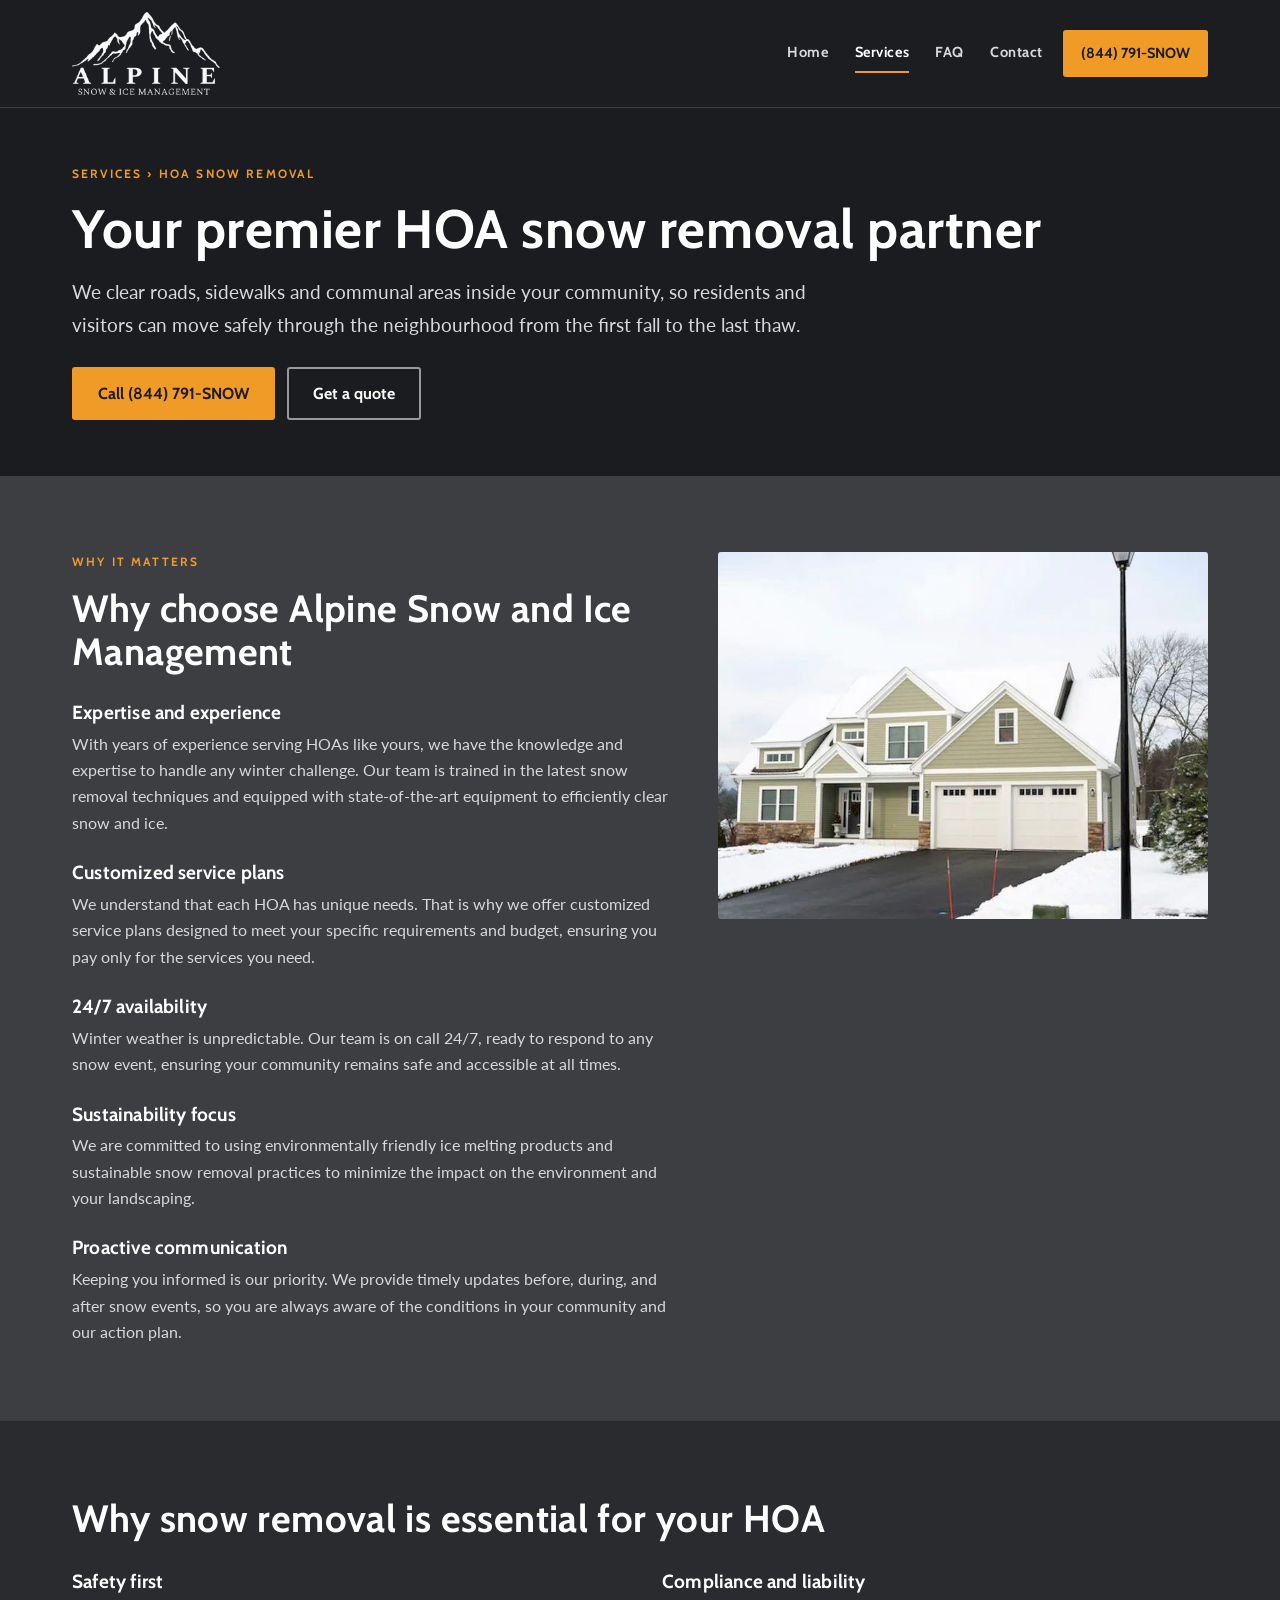
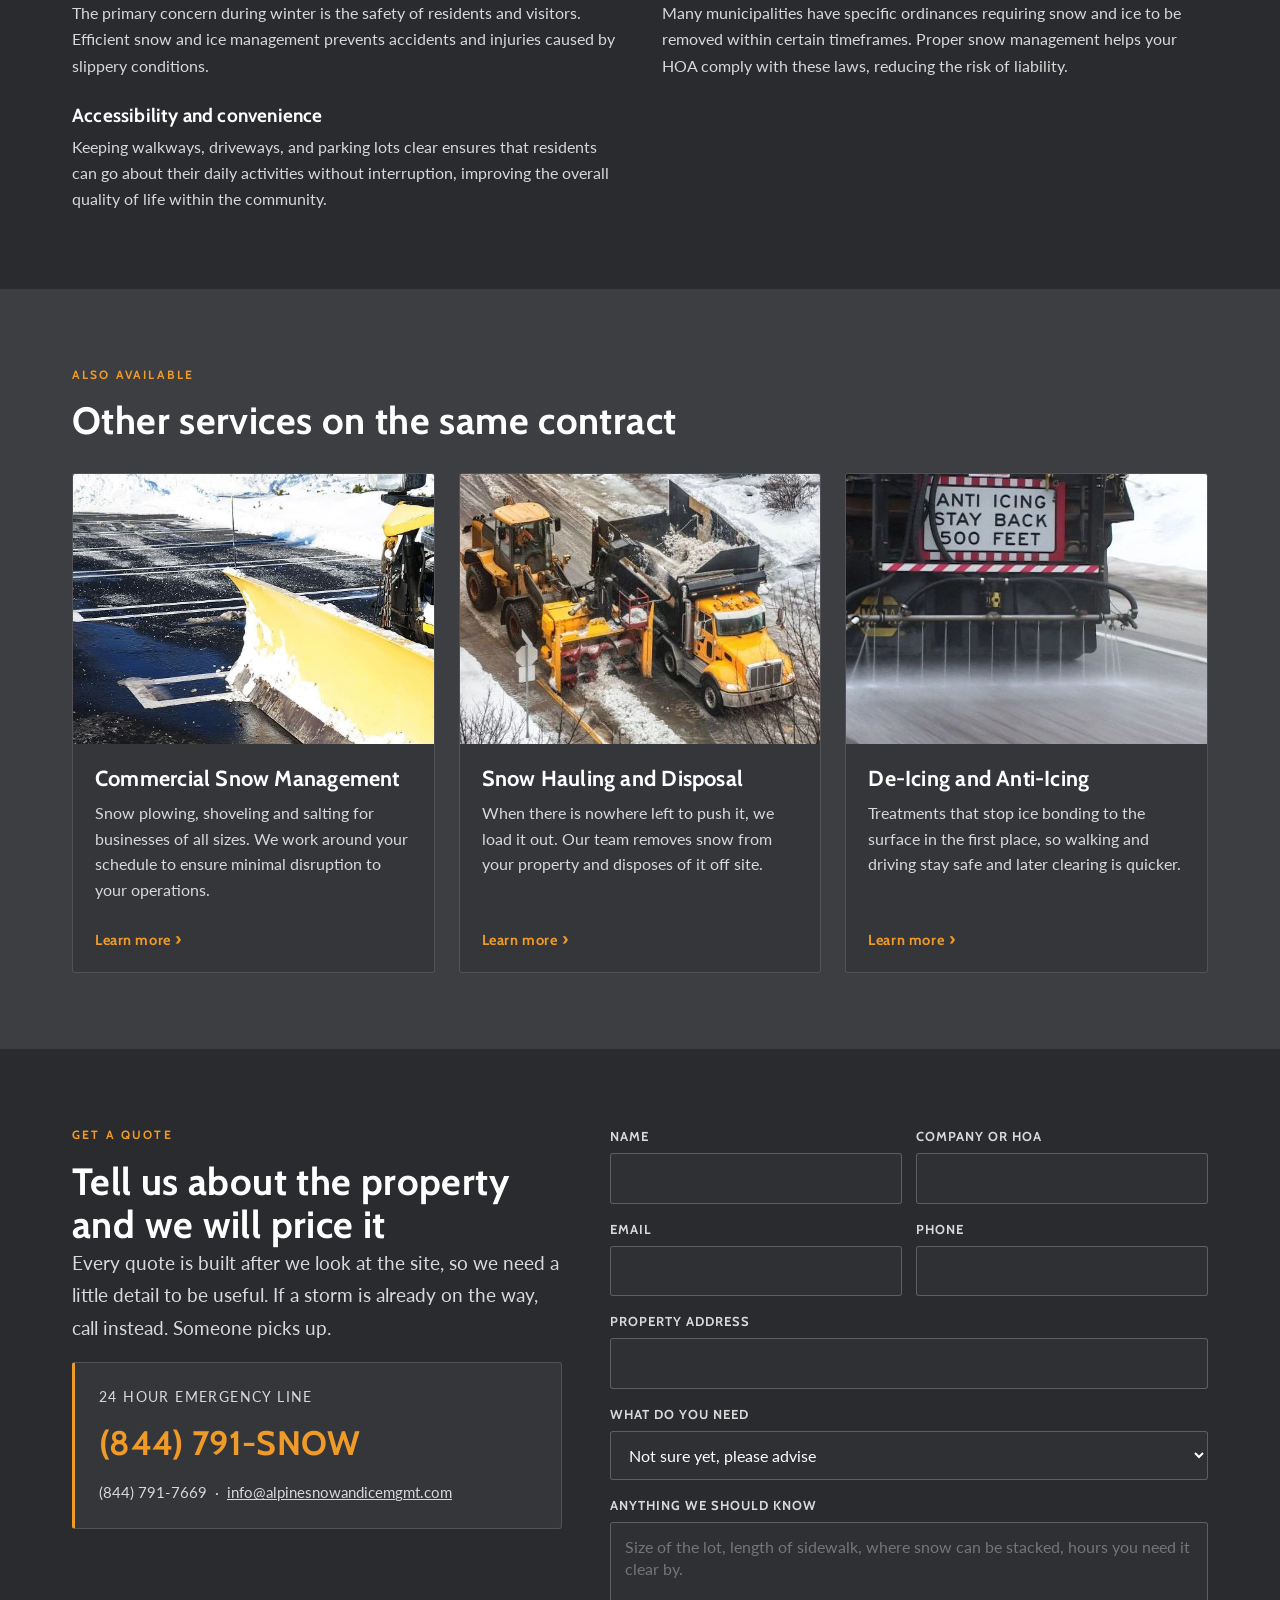
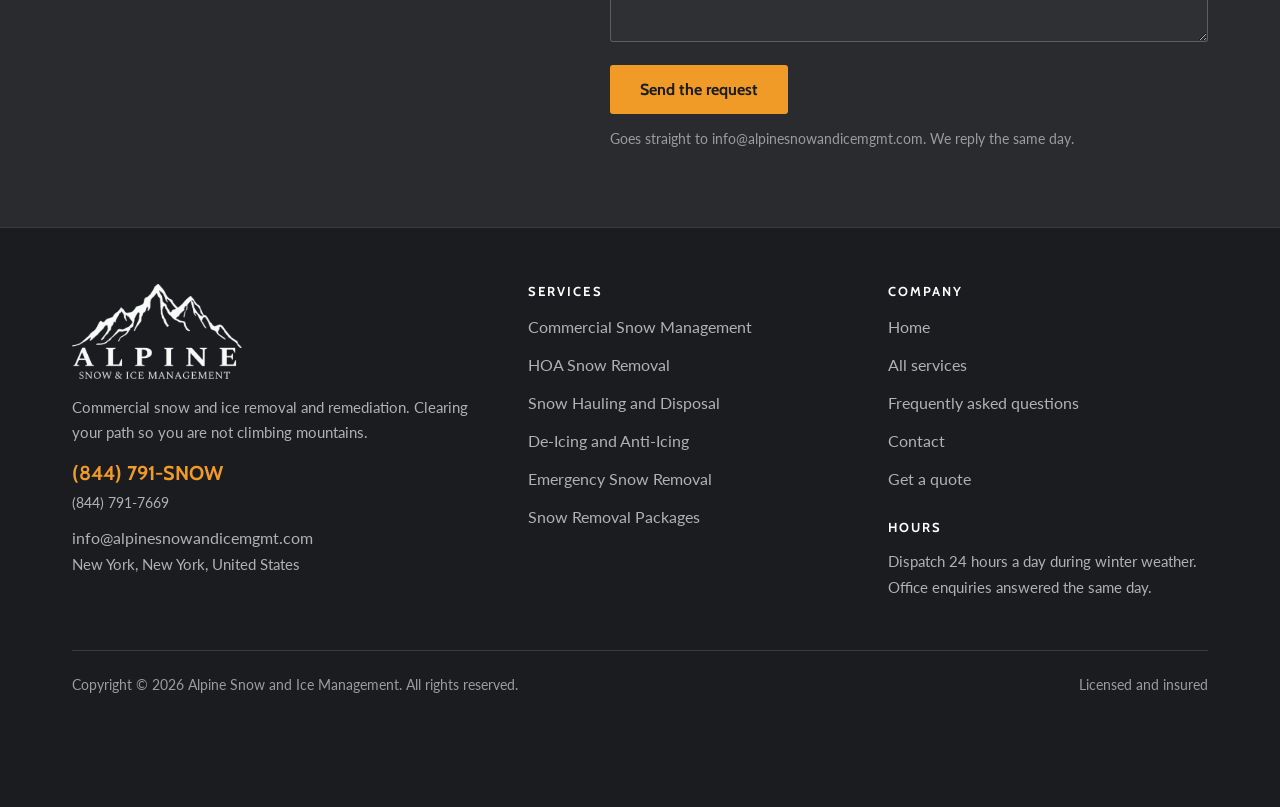
<file: hoa-snow-removal/index.html>
<!doctype html>
<html lang="en">
<head>
<meta charset="utf-8">
<meta name="viewport" content="width=device-width, initial-scale=1">
<title>HOA Snow Removal | Alpine Snow and Ice Management</title>
<meta name="description" content="We clear snow from roads, sidewalks and communal areas inside your community, keeping pathways safe and accessible for residents and visitors Call (844) 791-SNOW.">
<link rel="canonical" href="https://alpinesnowandicemgmt.com/hoa-snow-removal/">
<meta name="robots" content="noindex, nofollow"><!-- PREVIEW ONLY. Delete this line and set robots.txt to Allow when this replaces the live site. -->
<meta property="og:type" content="website">
<meta property="og:title" content="HOA Snow Removal | Alpine Snow and Ice Management">
<meta property="og:description" content="We clear snow from roads, sidewalks and communal areas inside your community, keeping pathways safe and accessible for residents and visitors Call (844) 791-SNOW.">
<meta property="og:url" content="https://alpinesnowandicemgmt.com/hoa-snow-removal/">
<meta property="og:image" content="https://alpinesnowandicemgmt.com/asi/img/hero.jpg">
<meta name="theme-color" content="#1B1C1F">
<link rel="icon" href="../asi/img/logo.png">
<link rel="apple-touch-icon" href="../asi/img/logo.png">
<link rel="preconnect" href="https://fonts.gstatic.com" crossorigin>
<link rel="stylesheet" href="https://fonts.googleapis.com/css2?family=Cabin:wght@400;600;700&family=Lato:wght@300;400;700&display=swap">
<link rel="stylesheet" href="../asi/css/asi.css">
<script type="application/ld+json">{"@context": "https://schema.org", "@type": "Service", "name": "HOA Snow Removal", "serviceType": "HOA Snow Removal", "provider": {"@id": "https://alpinesnowandicemgmt.com/#business"}, "url": "https://alpinesnowandicemgmt.com/hoa-snow-removal/", "description": "We clear snow from roads, sidewalks and communal areas inside your community, keeping pathways safe and accessible for residents and visitors alike.", "areaServed": {"@type": "State", "name": "New York"}}</script>
</head>
<body>
<a class="skip" href="#main">Skip to content</a>
<header class="hdr" id="hdr">
 <div class="in">
  <a class="brand" href="../index.html" aria-label="Alpine Snow and Ice Management, home">
   <img src="../asi/img/logo.png" alt="Alpine Snow and Ice Management" width="148" height="83">
  </a>
  <button class="burger" id="burger" aria-label="Menu" aria-expanded="false" aria-controls="nav">
   <svg width="22" height="16" viewBox="0 0 22 16" fill="none" aria-hidden="true"><path d="M0 1h22M0 8h22M0 15h22" stroke="currentColor" stroke-width="2"/></svg>
  </button>
  <nav class="nav" id="nav" aria-label="Main"><a href="../index.html">Home</a><a href="../services/" aria-current="page">Services</a><a href="../faq/">FAQ</a><a href="../contact/">Contact</a></nav>
  <a class="cta" href="tel:+18447917669">(844) 791-SNOW</a>
 </div>
</header>
<main id="main">
<section class="sec tight b4">
 <div class="w">
  <p class="eyebrow"><a href="../services/" style="color:var(--amber);text-decoration:none">Services</a> &rsaquo; HOA Snow Removal</p>
  <h1 style="margin-bottom:16px">Your premier HOA snow removal partner</h1>
  <p class="lead">We clear roads, sidewalks and communal areas inside your community, so residents and visitors can move safely through the neighbourhood from the first fall to the last thaw.</p>
  <div class="btns" style="margin-top:26px">
   <a class="btn pri" href="tel:+18447917669">Call (844) 791-SNOW</a>
   <a class="btn ghost" href="#quote">Get a quote</a>
  </div>
 </div>
</section>
<section class="sec">
 <div class="w split narrow">
  <div>
   <p class="eyebrow">Why it matters</p>
   <h2 style="margin-bottom:28px">Why choose Alpine Snow and Ice Management</h2>
   <ul class="reasons"><li><h3>Expertise and experience</h3><p>With years of experience serving HOAs like yours, we have the knowledge and expertise to handle any winter challenge. Our team is trained in the latest snow removal techniques and equipped with state-of-the-art equipment to efficiently clear snow and ice.</p></li><li><h3>Customized service plans</h3><p>We understand that each HOA has unique needs. That is why we offer customized service plans designed to meet your specific requirements and budget, ensuring you pay only for the services you need.</p></li><li><h3>24/7 availability</h3><p>Winter weather is unpredictable. Our team is on call 24/7, ready to respond to any snow event, ensuring your community remains safe and accessible at all times.</p></li><li><h3>Sustainability focus</h3><p>We are committed to using environmentally friendly ice melting products and sustainable snow removal practices to minimize the impact on the environment and your landscaping.</p></li><li><h3>Proactive communication</h3><p>Keeping you informed is our priority. We provide timely updates before, during, and after snow events, so you are always aware of the conditions in your community and our action plan.</p></li></ul>
  </div>
  <img src="../asi/img/hoa.jpg" alt="HOA Snow Removal" loading="lazy" width="1100" height="825">
 </div>
</section>
<section class="sec b3">
 <div class="w">
  <h2 style="margin-bottom:30px">Why snow removal is essential for your HOA</h2>
  <ul class="reasons two"><li><h3>Safety first</h3><p>The primary concern during winter is the safety of residents and visitors. Efficient snow and ice management prevents accidents and injuries caused by slippery conditions.</p></li><li><h3>Compliance and liability</h3><p>Many municipalities have specific ordinances requiring snow and ice to be removed within certain timeframes. Proper snow management helps your HOA comply with these laws, reducing the risk of liability.</p></li><li><h3>Accessibility and convenience</h3><p>Keeping walkways, driveways, and parking lots clear ensures that residents can go about their daily activities without interruption, improving the overall quality of life within the community.</p></li></ul>
 </div>
</section>
<section class="sec">
 <div class="w">
  <p class="eyebrow">Also available</p>
  <h2 style="margin-bottom:30px">Other services on the same contract</h2>
  <div class="grid g3"><article class="card">
      <img src="../asi/img/commercial.jpg" alt="Commercial Snow Management" loading="lazy" width="1100" height="825">
      <div class="in"><h3>Commercial Snow Management</h3><p>Snow plowing, shoveling and salting for businesses of all sizes. We work around your schedule to ensure minimal disruption to your operations.</p>
      <a class="more" href="../commercial-snow-mgmt/">Learn more</a></div></article><article class="card">
      <img src="../asi/img/hauling.jpg" alt="Snow Hauling and Disposal" loading="lazy" width="1100" height="825">
      <div class="in"><h3>Snow Hauling and Disposal</h3><p>When there is nowhere left to push it, we load it out. Our team removes snow from your property and disposes of it off site.</p>
      <a class="more" href="../snow-hauling-and-disposal/">Learn more</a></div></article><article class="card">
      <img src="../asi/img/deicing.jpg" alt="De-Icing and Anti-Icing" loading="lazy" width="1100" height="825">
      <div class="in"><h3>De-Icing and Anti-Icing</h3><p>Treatments that stop ice bonding to the surface in the first place, so walking and driving stay safe and later clearing is quicker.</p>
      <a class="more" href="../de-icing-and-anti-icing/">Learn more</a></div></article></div>
 </div>
</section>
<section class="sec quote" id="quote">
 <div class="w qgrid">
  <div>
   <p class="eyebrow">Get a quote</p>
   <h2>Tell us about the property and we will price it</h2>
   <p class="lead">Every quote is built after we look at the site, so we need a little detail to be useful. If a storm is already on the way, call instead. Someone picks up.</p>
   <div class="callout">
    <p style="margin:0 0 6px;font-size:14px;letter-spacing:.1em;text-transform:uppercase">24 hour emergency line</p>
    <a class="num" href="tel:+18447917669">(844) 791-SNOW</a>
    <p style="margin:8px 0 0;font-size:15px">(844) 791-7669 &nbsp;&middot;&nbsp; <a href="mailto:info@alpinesnowandicemgmt.com" style="color:var(--mut)">info@alpinesnowandicemgmt.com</a></p>
   </div>
  </div>
  <form class="q" action="https://formsubmit.co/info@alpinesnowandicemgmt.com" method="POST">
   <input type="hidden" name="_subject" value="Quote request from alpinesnowandicemgmt.com">
   <input type="hidden" name="_captcha" value="false">
   <input type="hidden" name="_template" value="table">
   <input type="hidden" name="_next" value="https://alpinesnowandicemgmt.com/thanks/">
   <input type="text" name="_honey" id="f-honey" aria-label="Leave this field empty" style="display:none" tabindex="-1" autocomplete="off" aria-hidden="true">
   <input type="hidden" name="Page" value="HOA Snow Removal">
   <div><label for="f-name">Name</label><input id="f-name" name="Name" type="text" required autocomplete="name"></div>
   <div><label for="f-co">Company or HOA</label><input id="f-co" name="Company" type="text" autocomplete="organization"></div>
   <div><label for="f-em">Email</label><input id="f-em" name="Email" type="email" required autocomplete="email"></div>
   <div><label for="f-ph">Phone</label><input id="f-ph" name="Phone" type="tel" autocomplete="tel"></div>
   <div class="full"><label for="f-addr">Property address</label><input id="f-addr" name="Property address" type="text" autocomplete="street-address"></div>
   <div class="full"><label for="f-sv">What do you need</label>
     <select id="f-sv" name="Service"><option>Not sure yet, please advise</option><option>Commercial Snow Management</option><option>HOA Snow Removal</option><option>Snow Hauling and Disposal</option><option>De-Icing and Anti-Icing</option><option>Emergency Snow Removal</option><option>Snow Removal Packages</option></select></div>
   <div class="full"><label for="f-msg">Anything we should know</label>
     <textarea id="f-msg" name="Message" placeholder="Size of the lot, length of sidewalk, where snow can be stacked, hours you need it clear by."></textarea></div>
   <button type="submit">Send the request</button>
   <p class="full" style="margin:0;font-size:13.5px;color:#9A9CA0">Goes straight to info@alpinesnowandicemgmt.com. We reply the same day.</p>
  </form>
 </div>
</section>

</main>
<footer class="ftr">
 <div class="w">
  <div class="fgrid">
   <div>
    <img class="logo" src="../asi/img/logo.png" alt="Alpine Snow and Ice Management" width="170" height="95">
    <p>Commercial snow and ice removal and remediation. Clearing your path so you are not climbing mountains.</p>
    <p><a class="num" href="tel:+18447917669" style="color:var(--amber);font-family:var(--h);font-weight:700;font-size:20px;text-decoration:none">(844) 791-SNOW</a><br>
    <span style="font-size:14px">(844) 791-7669</span></p>
    <p><a href="mailto:info@alpinesnowandicemgmt.com">info@alpinesnowandicemgmt.com</a><br>New York, New York, United States</p>
   </div>
   <div><h2 class="fh">Services</h2><ul><li><a href="../commercial-snow-mgmt/">Commercial Snow Management</a></li><li><a href="../hoa-snow-removal/">HOA Snow Removal</a></li><li><a href="../snow-hauling-and-disposal/">Snow Hauling and Disposal</a></li><li><a href="../de-icing-and-anti-icing/">De-Icing and Anti-Icing</a></li><li><a href="../emergency-snow-removal/">Emergency Snow Removal</a></li><li><a href="../affordable-snow-removal/">Snow Removal Packages</a></li></ul></div>
   <div><h2 class="fh">Company</h2><ul>
     <li><a href="../index.html">Home</a></li>
     <li><a href="../services/">All services</a></li>
     <li><a href="../faq/">Frequently asked questions</a></li>
     <li><a href="../contact/">Contact</a></li>
     <li><a href="../#quote">Get a quote</a></li>
   </ul>
   <h2 class="fh" style="margin-top:26px">Hours</h2>
   <p style="font-size:15px">Dispatch 24 hours a day during winter weather. Office enquiries answered the same day.</p>
   </div>
  </div>
  <div class="legal">
   <span>Copyright &copy; 2026 Alpine Snow and Ice Management. All rights reserved.</span>
   <span>Licensed and insured</span>
  </div>
 </div>
</footer>
<div class="callbar">
 <a class="c1" href="tel:+18447917669">Call (844) 791-SNOW</a>
 <a class="c2" href="#quote">Get a quote</a>
</div>
<script>
(function(){
 var b=document.getElementById('burger'), h=document.getElementById('hdr');
 if(b&&h){b.addEventListener('click',function(){
   var o=h.classList.toggle('open'); b.setAttribute('aria-expanded', o?'true':'false');
 });}
 // FormSubmit needs an absolute _next. Resolve it against whatever host the site is
 // on, so the thank you page works on the preview and on the live domain with no edit.
 try{
  var brand=document.querySelector('.brand'), f=document.querySelector('form.q');
  if(brand&&f&&f._next){
   var home=new URL(brand.getAttribute('href'), location.href);
   f._next.value=new URL('thanks/', home).href;
  }
 }catch(e){}
})();
</script>
</body>
</html>
</file>
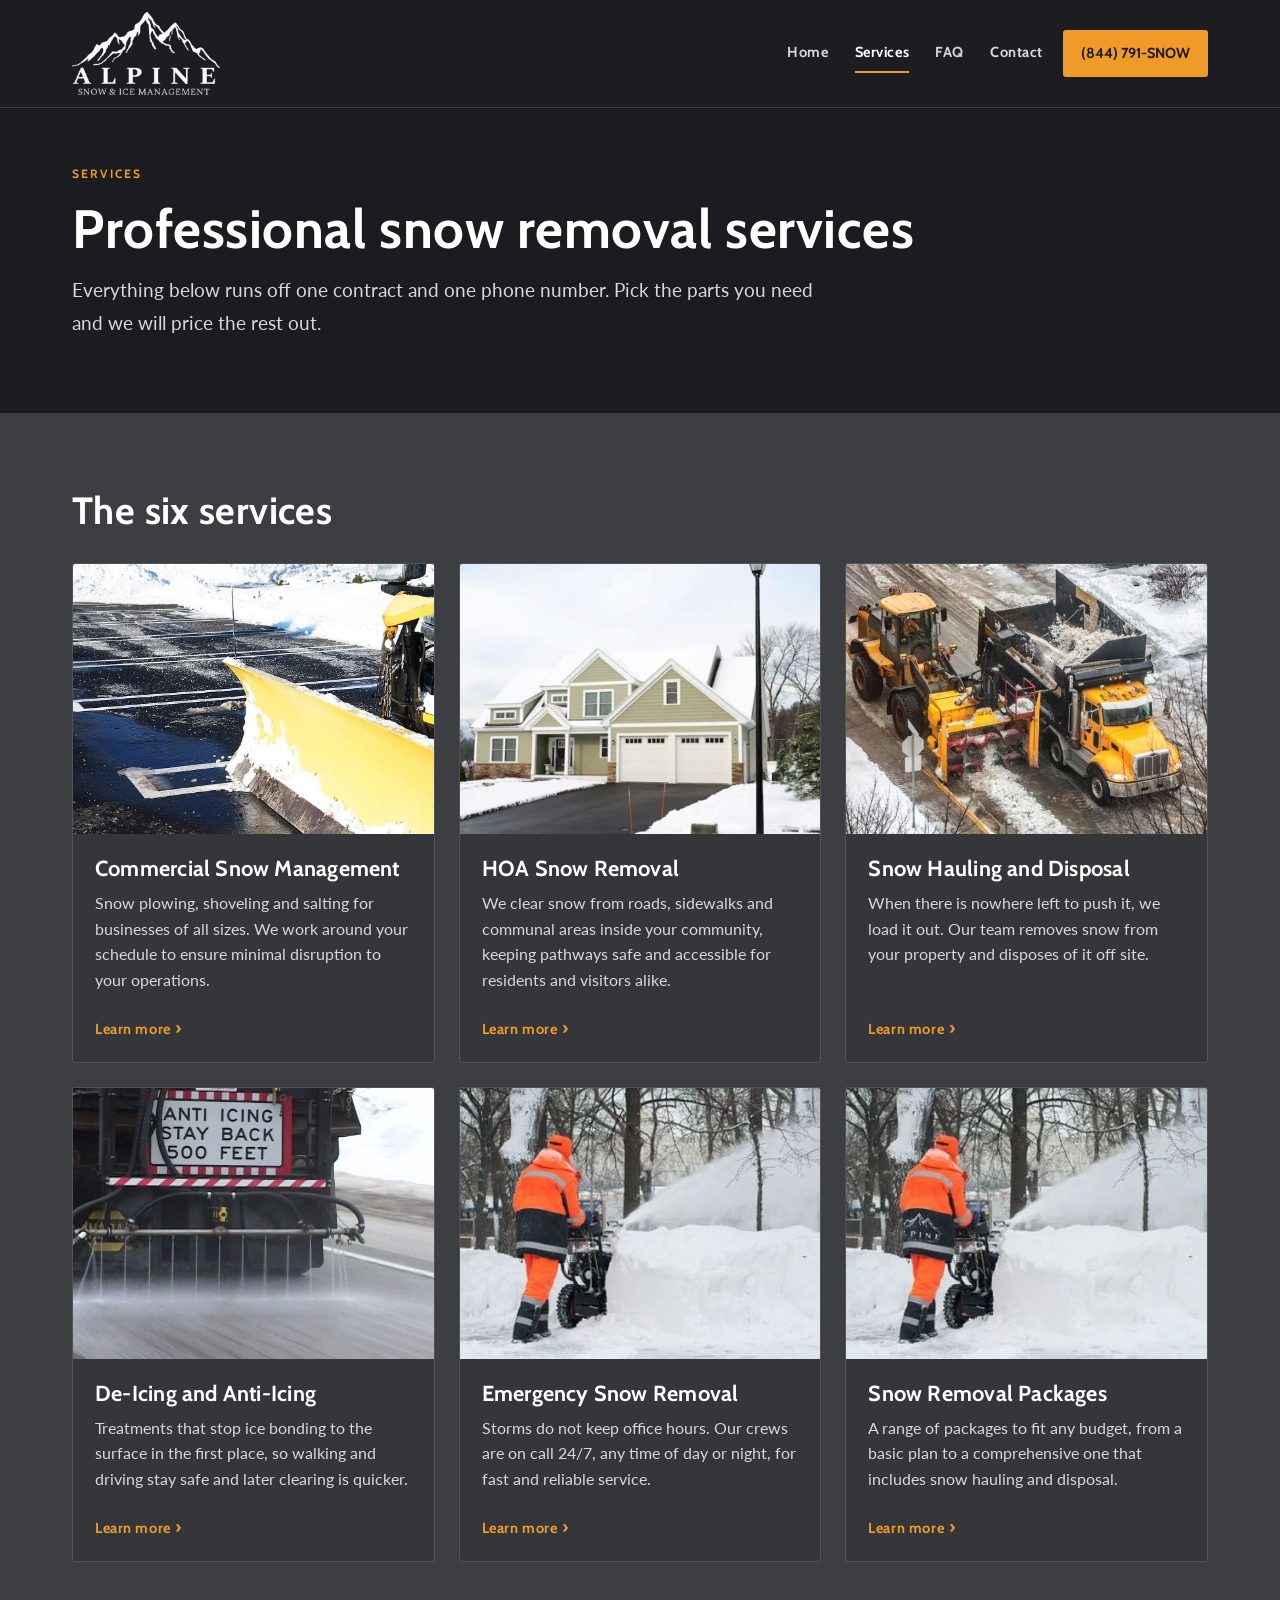
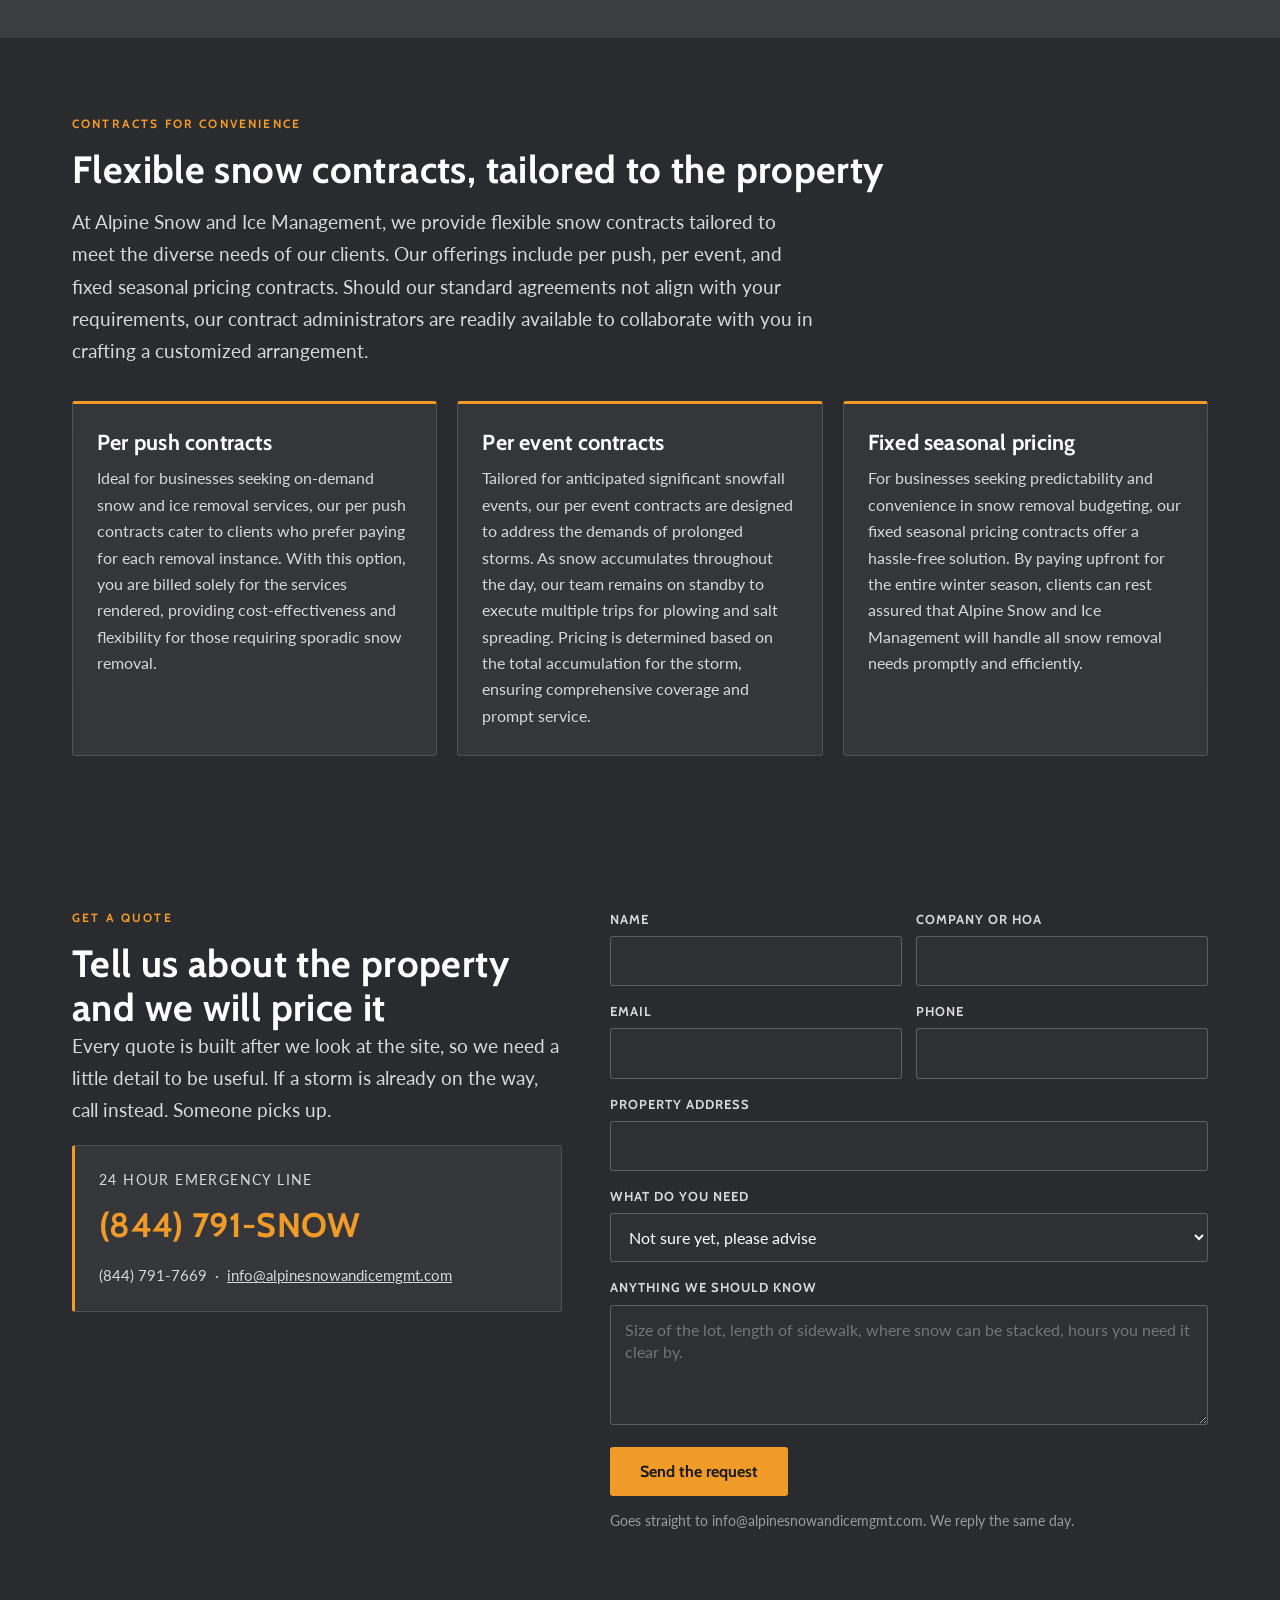
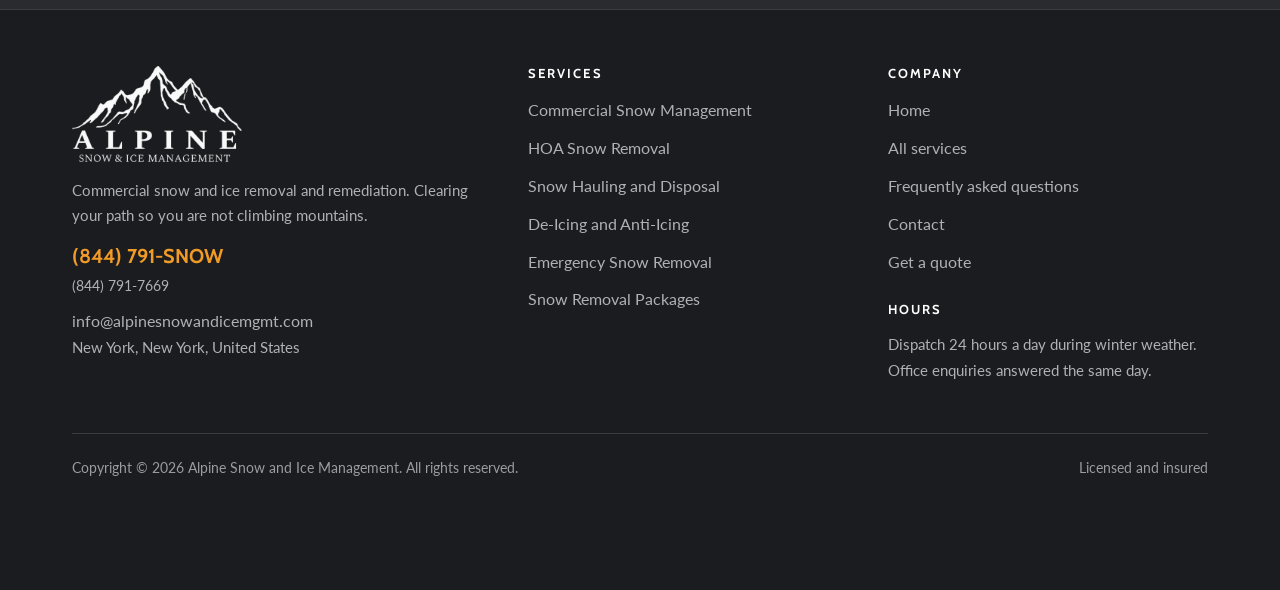
<file: services/index.html>
<!doctype html>
<html lang="en">
<head>
<meta charset="utf-8">
<meta name="viewport" content="width=device-width, initial-scale=1">
<title>Snow Removal Services | Alpine Snow and Ice Management</title>
<meta name="description" content="Commercial and HOA snow management, hauling and disposal, de-icing, emergency response and budget packages. Per push, per event or fixed seasonal contracts.">
<link rel="canonical" href="https://alpinesnowandicemgmt.com/services/">
<meta name="robots" content="noindex, nofollow"><!-- PREVIEW ONLY. Delete this line and set robots.txt to Allow when this replaces the live site. -->
<meta property="og:type" content="website">
<meta property="og:title" content="Snow Removal Services | Alpine Snow and Ice Management">
<meta property="og:description" content="Commercial and HOA snow management, hauling and disposal, de-icing, emergency response and budget packages. Per push, per event or fixed seasonal contracts.">
<meta property="og:url" content="https://alpinesnowandicemgmt.com/services/">
<meta property="og:image" content="https://alpinesnowandicemgmt.com/asi/img/hero.jpg">
<meta name="theme-color" content="#1B1C1F">
<link rel="icon" href="../asi/img/logo.png">
<link rel="apple-touch-icon" href="../asi/img/logo.png">
<link rel="preconnect" href="https://fonts.gstatic.com" crossorigin>
<link rel="stylesheet" href="https://fonts.googleapis.com/css2?family=Cabin:wght@400;600;700&family=Lato:wght@300;400;700&display=swap">
<link rel="stylesheet" href="../asi/css/asi.css">

</head>
<body>
<a class="skip" href="#main">Skip to content</a>
<header class="hdr" id="hdr">
 <div class="in">
  <a class="brand" href="../index.html" aria-label="Alpine Snow and Ice Management, home">
   <img src="../asi/img/logo.png" alt="Alpine Snow and Ice Management" width="148" height="83">
  </a>
  <button class="burger" id="burger" aria-label="Menu" aria-expanded="false" aria-controls="nav">
   <svg width="22" height="16" viewBox="0 0 22 16" fill="none" aria-hidden="true"><path d="M0 1h22M0 8h22M0 15h22" stroke="currentColor" stroke-width="2"/></svg>
  </button>
  <nav class="nav" id="nav" aria-label="Main"><a href="../index.html">Home</a><a href="../services/" aria-current="page">Services</a><a href="../faq/">FAQ</a><a href="../contact/">Contact</a></nav>
  <a class="cta" href="tel:+18447917669">(844) 791-SNOW</a>
 </div>
</header>
<main id="main">
<section class="sec tight b4">
 <div class="w">
  <p class="eyebrow">Services</p>
  <h1 style="margin-bottom:14px">Professional snow removal services</h1>
  <p class="lead">Everything below runs off one contract and one phone number. Pick the parts you need and we will price the rest out.</p>
 </div>
</section>
<section class="sec">
 <div class="w">
  <h2 style="margin-bottom:30px">The six services</h2>
  <div class="grid g3"><article class="card">
  <img src="../asi/img/commercial.jpg" alt="Commercial Snow Management" loading="lazy" width="1100" height="825">
  <div class="in"><h3>Commercial Snow Management</h3><p>Snow plowing, shoveling and salting for businesses of all sizes. We work around your schedule to ensure minimal disruption to your operations.</p>
  <a class="more" href="../commercial-snow-mgmt/">Learn more</a></div></article><article class="card">
  <img src="../asi/img/hoa.jpg" alt="HOA Snow Removal" loading="lazy" width="1100" height="825">
  <div class="in"><h3>HOA Snow Removal</h3><p>We clear snow from roads, sidewalks and communal areas inside your community, keeping pathways safe and accessible for residents and visitors alike.</p>
  <a class="more" href="../hoa-snow-removal/">Learn more</a></div></article><article class="card">
  <img src="../asi/img/hauling.jpg" alt="Snow Hauling and Disposal" loading="lazy" width="1100" height="825">
  <div class="in"><h3>Snow Hauling and Disposal</h3><p>When there is nowhere left to push it, we load it out. Our team removes snow from your property and disposes of it off site.</p>
  <a class="more" href="../snow-hauling-and-disposal/">Learn more</a></div></article><article class="card">
  <img src="../asi/img/deicing.jpg" alt="De-Icing and Anti-Icing" loading="lazy" width="1100" height="825">
  <div class="in"><h3>De-Icing and Anti-Icing</h3><p>Treatments that stop ice bonding to the surface in the first place, so walking and driving stay safe and later clearing is quicker.</p>
  <a class="more" href="../de-icing-and-anti-icing/">Learn more</a></div></article><article class="card">
  <img src="../asi/img/emergency.jpg" alt="Emergency Snow Removal" loading="lazy" width="1100" height="825">
  <div class="in"><h3>Emergency Snow Removal</h3><p>Storms do not keep office hours. Our crews are on call 24/7, any time of day or night, for fast and reliable service.</p>
  <a class="more" href="../emergency-snow-removal/">Learn more</a></div></article><article class="card">
  <img src="../asi/img/packages.jpg" alt="Snow Removal Packages" loading="lazy" width="1100" height="825">
  <div class="in"><h3>Snow Removal Packages</h3><p>A range of packages to fit any budget, from a basic plan to a comprehensive one that includes snow hauling and disposal.</p>
  <a class="more" href="../affordable-snow-removal/">Learn more</a></div></article></div>
 </div>
</section>
<section class="sec b3">
 <div class="w">
  <p class="eyebrow">Contracts for convenience</p>
  <h2 style="margin-bottom:14px">Flexible snow contracts, tailored to the property</h2>
  <p class="lead" style="margin-bottom:34px">At Alpine Snow and Ice Management, we provide flexible snow contracts tailored to meet the diverse needs of our clients. Our offerings include per push, per event, and fixed seasonal pricing contracts. Should our standard agreements not align with your requirements, our contract administrators are readily available to collaborate with you in crafting a customized arrangement.</p>
  <div class="plans">
   <div class="plan"><h3>Per push contracts</h3><p>Ideal for businesses seeking on-demand snow and ice removal services, our per push contracts cater to clients who prefer paying for each removal instance. With this option, you are billed solely for the services rendered, providing cost-effectiveness and flexibility for those requiring sporadic snow removal.</p></div>
   <div class="plan"><h3>Per event contracts</h3><p>Tailored for anticipated significant snowfall events, our per event contracts are designed to address the demands of prolonged storms. As snow accumulates throughout the day, our team remains on standby to execute multiple trips for plowing and salt spreading. Pricing is determined based on the total accumulation for the storm, ensuring comprehensive coverage and prompt service.</p></div>
   <div class="plan"><h3>Fixed seasonal pricing</h3><p>For businesses seeking predictability and convenience in snow removal budgeting, our fixed seasonal pricing contracts offer a hassle-free solution. By paying upfront for the entire winter season, clients can rest assured that Alpine Snow and Ice Management will handle all snow removal needs promptly and efficiently.</p></div>
  </div>
 </div>
</section>
<section class="sec quote" id="quote">
 <div class="w qgrid">
  <div>
   <p class="eyebrow">Get a quote</p>
   <h2>Tell us about the property and we will price it</h2>
   <p class="lead">Every quote is built after we look at the site, so we need a little detail to be useful. If a storm is already on the way, call instead. Someone picks up.</p>
   <div class="callout">
    <p style="margin:0 0 6px;font-size:14px;letter-spacing:.1em;text-transform:uppercase">24 hour emergency line</p>
    <a class="num" href="tel:+18447917669">(844) 791-SNOW</a>
    <p style="margin:8px 0 0;font-size:15px">(844) 791-7669 &nbsp;&middot;&nbsp; <a href="mailto:info@alpinesnowandicemgmt.com" style="color:var(--mut)">info@alpinesnowandicemgmt.com</a></p>
   </div>
  </div>
  <form class="q" action="https://formsubmit.co/info@alpinesnowandicemgmt.com" method="POST">
   <input type="hidden" name="_subject" value="Quote request from alpinesnowandicemgmt.com">
   <input type="hidden" name="_captcha" value="false">
   <input type="hidden" name="_template" value="table">
   <input type="hidden" name="_next" value="https://alpinesnowandicemgmt.com/thanks/">
   <input type="text" name="_honey" id="f-honey" aria-label="Leave this field empty" style="display:none" tabindex="-1" autocomplete="off" aria-hidden="true">
   <input type="hidden" name="Page" value="Services page">
   <div><label for="f-name">Name</label><input id="f-name" name="Name" type="text" required autocomplete="name"></div>
   <div><label for="f-co">Company or HOA</label><input id="f-co" name="Company" type="text" autocomplete="organization"></div>
   <div><label for="f-em">Email</label><input id="f-em" name="Email" type="email" required autocomplete="email"></div>
   <div><label for="f-ph">Phone</label><input id="f-ph" name="Phone" type="tel" autocomplete="tel"></div>
   <div class="full"><label for="f-addr">Property address</label><input id="f-addr" name="Property address" type="text" autocomplete="street-address"></div>
   <div class="full"><label for="f-sv">What do you need</label>
     <select id="f-sv" name="Service"><option>Not sure yet, please advise</option><option>Commercial Snow Management</option><option>HOA Snow Removal</option><option>Snow Hauling and Disposal</option><option>De-Icing and Anti-Icing</option><option>Emergency Snow Removal</option><option>Snow Removal Packages</option></select></div>
   <div class="full"><label for="f-msg">Anything we should know</label>
     <textarea id="f-msg" name="Message" placeholder="Size of the lot, length of sidewalk, where snow can be stacked, hours you need it clear by."></textarea></div>
   <button type="submit">Send the request</button>
   <p class="full" style="margin:0;font-size:13.5px;color:#9A9CA0">Goes straight to info@alpinesnowandicemgmt.com. We reply the same day.</p>
  </form>
 </div>
</section>

</main>
<footer class="ftr">
 <div class="w">
  <div class="fgrid">
   <div>
    <img class="logo" src="../asi/img/logo.png" alt="Alpine Snow and Ice Management" width="170" height="95">
    <p>Commercial snow and ice removal and remediation. Clearing your path so you are not climbing mountains.</p>
    <p><a class="num" href="tel:+18447917669" style="color:var(--amber);font-family:var(--h);font-weight:700;font-size:20px;text-decoration:none">(844) 791-SNOW</a><br>
    <span style="font-size:14px">(844) 791-7669</span></p>
    <p><a href="mailto:info@alpinesnowandicemgmt.com">info@alpinesnowandicemgmt.com</a><br>New York, New York, United States</p>
   </div>
   <div><h2 class="fh">Services</h2><ul><li><a href="../commercial-snow-mgmt/">Commercial Snow Management</a></li><li><a href="../hoa-snow-removal/">HOA Snow Removal</a></li><li><a href="../snow-hauling-and-disposal/">Snow Hauling and Disposal</a></li><li><a href="../de-icing-and-anti-icing/">De-Icing and Anti-Icing</a></li><li><a href="../emergency-snow-removal/">Emergency Snow Removal</a></li><li><a href="../affordable-snow-removal/">Snow Removal Packages</a></li></ul></div>
   <div><h2 class="fh">Company</h2><ul>
     <li><a href="../index.html">Home</a></li>
     <li><a href="../services/">All services</a></li>
     <li><a href="../faq/">Frequently asked questions</a></li>
     <li><a href="../contact/">Contact</a></li>
     <li><a href="../#quote">Get a quote</a></li>
   </ul>
   <h2 class="fh" style="margin-top:26px">Hours</h2>
   <p style="font-size:15px">Dispatch 24 hours a day during winter weather. Office enquiries answered the same day.</p>
   </div>
  </div>
  <div class="legal">
   <span>Copyright &copy; 2026 Alpine Snow and Ice Management. All rights reserved.</span>
   <span>Licensed and insured</span>
  </div>
 </div>
</footer>
<div class="callbar">
 <a class="c1" href="tel:+18447917669">Call (844) 791-SNOW</a>
 <a class="c2" href="#quote">Get a quote</a>
</div>
<script>
(function(){
 var b=document.getElementById('burger'), h=document.getElementById('hdr');
 if(b&&h){b.addEventListener('click',function(){
   var o=h.classList.toggle('open'); b.setAttribute('aria-expanded', o?'true':'false');
 });}
 // FormSubmit needs an absolute _next. Resolve it against whatever host the site is
 // on, so the thank you page works on the preview and on the live domain with no edit.
 try{
  var brand=document.querySelector('.brand'), f=document.querySelector('form.q');
  if(brand&&f&&f._next){
   var home=new URL(brand.getAttribute('href'), location.href);
   f._next.value=new URL('thanks/', home).href;
  }
 }catch(e){}
})();
</script>
</body>
</html>
</file>
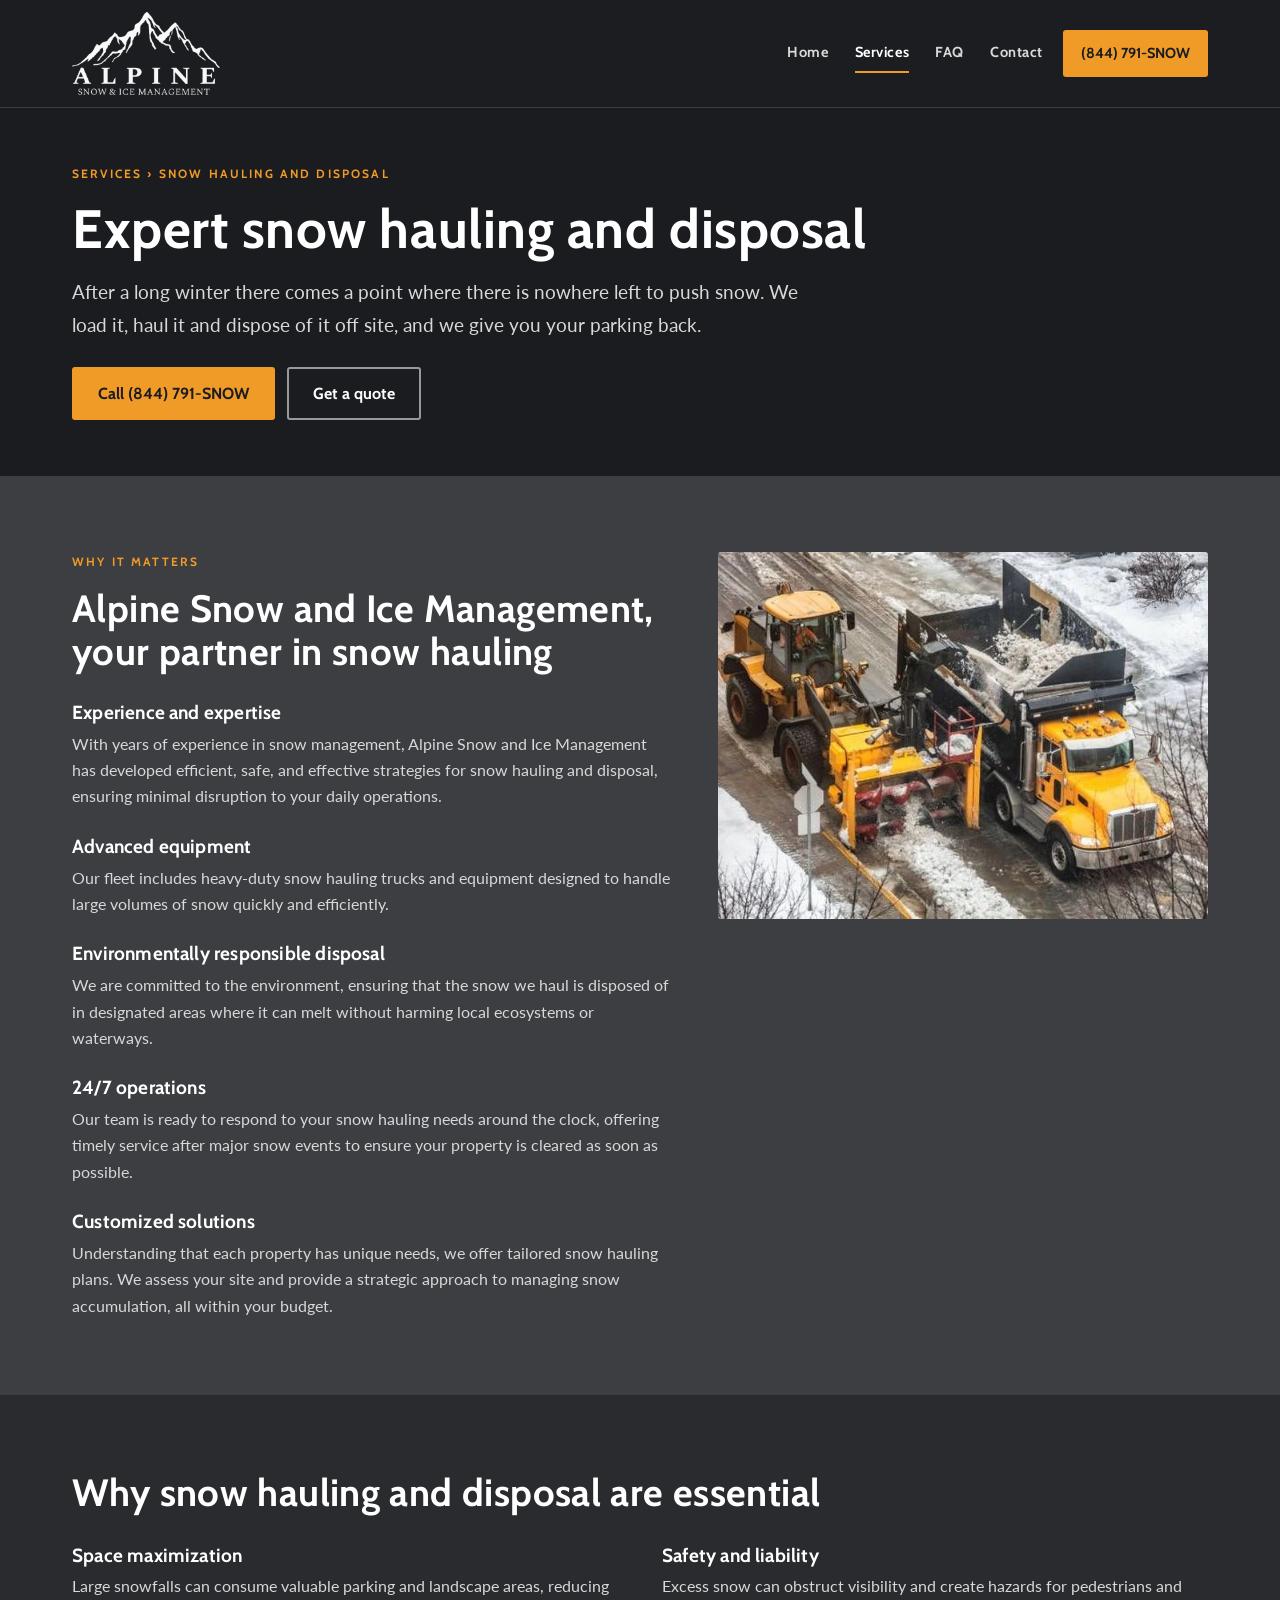
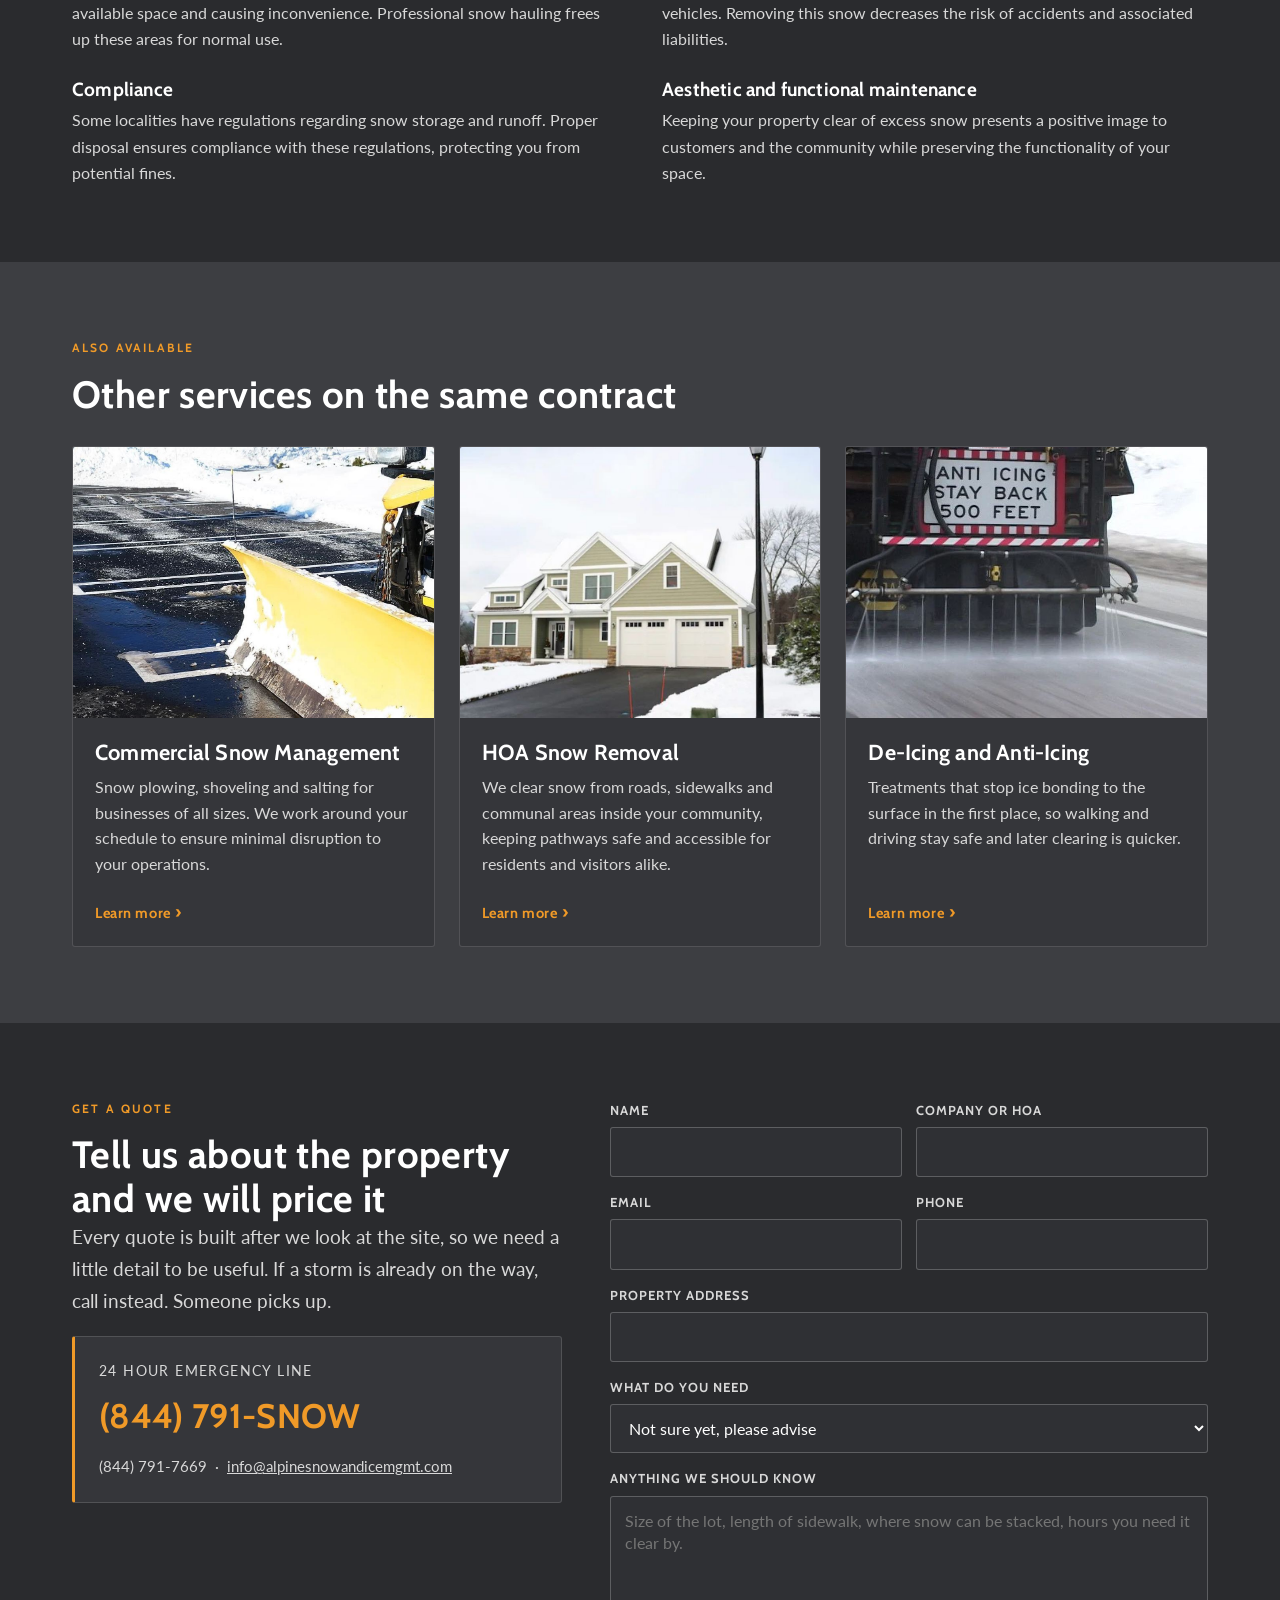
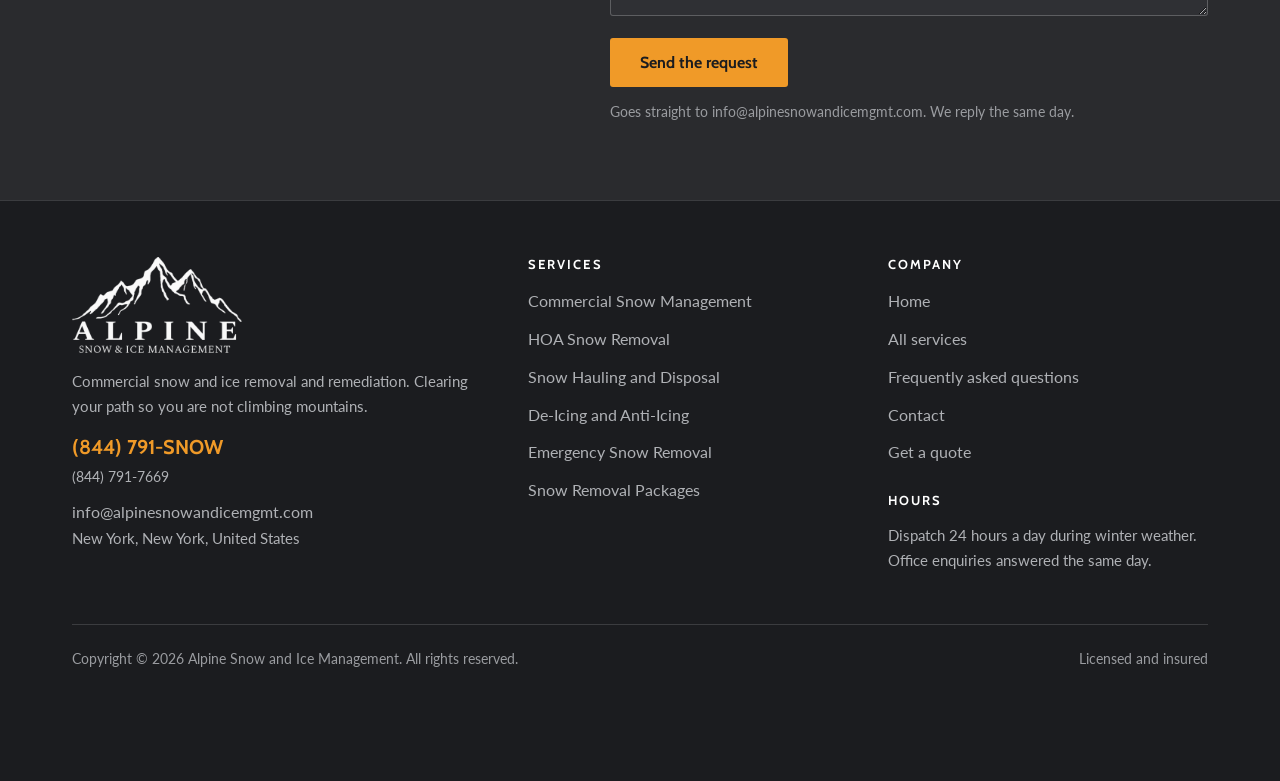
<file: snow-hauling-and-disposal/index.html>
<!doctype html>
<html lang="en">
<head>
<meta charset="utf-8">
<meta name="viewport" content="width=device-width, initial-scale=1">
<title>Snow Hauling and Disposal | Alpine Snow and Ice Management</title>
<meta name="description" content="When there is nowhere left to push it, we load it out. Our team removes snow from your property and disposes of it off Call (844) 791-SNOW.">
<link rel="canonical" href="https://alpinesnowandicemgmt.com/snow-hauling-and-disposal/">
<meta name="robots" content="noindex, nofollow"><!-- PREVIEW ONLY. Delete this line and set robots.txt to Allow when this replaces the live site. -->
<meta property="og:type" content="website">
<meta property="og:title" content="Snow Hauling and Disposal | Alpine Snow and Ice Management">
<meta property="og:description" content="When there is nowhere left to push it, we load it out. Our team removes snow from your property and disposes of it off Call (844) 791-SNOW.">
<meta property="og:url" content="https://alpinesnowandicemgmt.com/snow-hauling-and-disposal/">
<meta property="og:image" content="https://alpinesnowandicemgmt.com/asi/img/hero.jpg">
<meta name="theme-color" content="#1B1C1F">
<link rel="icon" href="../asi/img/logo.png">
<link rel="apple-touch-icon" href="../asi/img/logo.png">
<link rel="preconnect" href="https://fonts.gstatic.com" crossorigin>
<link rel="stylesheet" href="https://fonts.googleapis.com/css2?family=Cabin:wght@400;600;700&family=Lato:wght@300;400;700&display=swap">
<link rel="stylesheet" href="../asi/css/asi.css">
<script type="application/ld+json">{"@context": "https://schema.org", "@type": "Service", "name": "Snow Hauling and Disposal", "serviceType": "Snow Hauling and Disposal", "provider": {"@id": "https://alpinesnowandicemgmt.com/#business"}, "url": "https://alpinesnowandicemgmt.com/snow-hauling-and-disposal/", "description": "When there is nowhere left to push it, we load it out. Our team removes snow from your property and disposes of it off site.", "areaServed": {"@type": "State", "name": "New York"}}</script>
</head>
<body>
<a class="skip" href="#main">Skip to content</a>
<header class="hdr" id="hdr">
 <div class="in">
  <a class="brand" href="../index.html" aria-label="Alpine Snow and Ice Management, home">
   <img src="../asi/img/logo.png" alt="Alpine Snow and Ice Management" width="148" height="83">
  </a>
  <button class="burger" id="burger" aria-label="Menu" aria-expanded="false" aria-controls="nav">
   <svg width="22" height="16" viewBox="0 0 22 16" fill="none" aria-hidden="true"><path d="M0 1h22M0 8h22M0 15h22" stroke="currentColor" stroke-width="2"/></svg>
  </button>
  <nav class="nav" id="nav" aria-label="Main"><a href="../index.html">Home</a><a href="../services/" aria-current="page">Services</a><a href="../faq/">FAQ</a><a href="../contact/">Contact</a></nav>
  <a class="cta" href="tel:+18447917669">(844) 791-SNOW</a>
 </div>
</header>
<main id="main">
<section class="sec tight b4">
 <div class="w">
  <p class="eyebrow"><a href="../services/" style="color:var(--amber);text-decoration:none">Services</a> &rsaquo; Snow Hauling and Disposal</p>
  <h1 style="margin-bottom:16px">Expert snow hauling and disposal</h1>
  <p class="lead">After a long winter there comes a point where there is nowhere left to push snow. We load it, haul it and dispose of it off site, and we give you your parking back.</p>
  <div class="btns" style="margin-top:26px">
   <a class="btn pri" href="tel:+18447917669">Call (844) 791-SNOW</a>
   <a class="btn ghost" href="#quote">Get a quote</a>
  </div>
 </div>
</section>
<section class="sec">
 <div class="w split narrow">
  <div>
   <p class="eyebrow">Why it matters</p>
   <h2 style="margin-bottom:28px">Alpine Snow and Ice Management, your partner in snow hauling</h2>
   <ul class="reasons"><li><h3>Experience and expertise</h3><p>With years of experience in snow management, Alpine Snow and Ice Management has developed efficient, safe, and effective strategies for snow hauling and disposal, ensuring minimal disruption to your daily operations.</p></li><li><h3>Advanced equipment</h3><p>Our fleet includes heavy-duty snow hauling trucks and equipment designed to handle large volumes of snow quickly and efficiently.</p></li><li><h3>Environmentally responsible disposal</h3><p>We are committed to the environment, ensuring that the snow we haul is disposed of in designated areas where it can melt without harming local ecosystems or waterways.</p></li><li><h3>24/7 operations</h3><p>Our team is ready to respond to your snow hauling needs around the clock, offering timely service after major snow events to ensure your property is cleared as soon as possible.</p></li><li><h3>Customized solutions</h3><p>Understanding that each property has unique needs, we offer tailored snow hauling plans. We assess your site and provide a strategic approach to managing snow accumulation, all within your budget.</p></li></ul>
  </div>
  <img src="../asi/img/hauling.jpg" alt="Snow Hauling and Disposal" loading="lazy" width="1100" height="825">
 </div>
</section>
<section class="sec b3">
 <div class="w">
  <h2 style="margin-bottom:30px">Why snow hauling and disposal are essential</h2>
  <ul class="reasons two"><li><h3>Space maximization</h3><p>Large snowfalls can consume valuable parking and landscape areas, reducing available space and causing inconvenience. Professional snow hauling frees up these areas for normal use.</p></li><li><h3>Safety and liability</h3><p>Excess snow can obstruct visibility and create hazards for pedestrians and vehicles. Removing this snow decreases the risk of accidents and associated liabilities.</p></li><li><h3>Compliance</h3><p>Some localities have regulations regarding snow storage and runoff. Proper disposal ensures compliance with these regulations, protecting you from potential fines.</p></li><li><h3>Aesthetic and functional maintenance</h3><p>Keeping your property clear of excess snow presents a positive image to customers and the community while preserving the functionality of your space.</p></li></ul>
 </div>
</section>
<section class="sec">
 <div class="w">
  <p class="eyebrow">Also available</p>
  <h2 style="margin-bottom:30px">Other services on the same contract</h2>
  <div class="grid g3"><article class="card">
      <img src="../asi/img/commercial.jpg" alt="Commercial Snow Management" loading="lazy" width="1100" height="825">
      <div class="in"><h3>Commercial Snow Management</h3><p>Snow plowing, shoveling and salting for businesses of all sizes. We work around your schedule to ensure minimal disruption to your operations.</p>
      <a class="more" href="../commercial-snow-mgmt/">Learn more</a></div></article><article class="card">
      <img src="../asi/img/hoa.jpg" alt="HOA Snow Removal" loading="lazy" width="1100" height="825">
      <div class="in"><h3>HOA Snow Removal</h3><p>We clear snow from roads, sidewalks and communal areas inside your community, keeping pathways safe and accessible for residents and visitors alike.</p>
      <a class="more" href="../hoa-snow-removal/">Learn more</a></div></article><article class="card">
      <img src="../asi/img/deicing.jpg" alt="De-Icing and Anti-Icing" loading="lazy" width="1100" height="825">
      <div class="in"><h3>De-Icing and Anti-Icing</h3><p>Treatments that stop ice bonding to the surface in the first place, so walking and driving stay safe and later clearing is quicker.</p>
      <a class="more" href="../de-icing-and-anti-icing/">Learn more</a></div></article></div>
 </div>
</section>
<section class="sec quote" id="quote">
 <div class="w qgrid">
  <div>
   <p class="eyebrow">Get a quote</p>
   <h2>Tell us about the property and we will price it</h2>
   <p class="lead">Every quote is built after we look at the site, so we need a little detail to be useful. If a storm is already on the way, call instead. Someone picks up.</p>
   <div class="callout">
    <p style="margin:0 0 6px;font-size:14px;letter-spacing:.1em;text-transform:uppercase">24 hour emergency line</p>
    <a class="num" href="tel:+18447917669">(844) 791-SNOW</a>
    <p style="margin:8px 0 0;font-size:15px">(844) 791-7669 &nbsp;&middot;&nbsp; <a href="mailto:info@alpinesnowandicemgmt.com" style="color:var(--mut)">info@alpinesnowandicemgmt.com</a></p>
   </div>
  </div>
  <form class="q" action="https://formsubmit.co/info@alpinesnowandicemgmt.com" method="POST">
   <input type="hidden" name="_subject" value="Quote request from alpinesnowandicemgmt.com">
   <input type="hidden" name="_captcha" value="false">
   <input type="hidden" name="_template" value="table">
   <input type="hidden" name="_next" value="https://alpinesnowandicemgmt.com/thanks/">
   <input type="text" name="_honey" id="f-honey" aria-label="Leave this field empty" style="display:none" tabindex="-1" autocomplete="off" aria-hidden="true">
   <input type="hidden" name="Page" value="Snow Hauling and Disposal">
   <div><label for="f-name">Name</label><input id="f-name" name="Name" type="text" required autocomplete="name"></div>
   <div><label for="f-co">Company or HOA</label><input id="f-co" name="Company" type="text" autocomplete="organization"></div>
   <div><label for="f-em">Email</label><input id="f-em" name="Email" type="email" required autocomplete="email"></div>
   <div><label for="f-ph">Phone</label><input id="f-ph" name="Phone" type="tel" autocomplete="tel"></div>
   <div class="full"><label for="f-addr">Property address</label><input id="f-addr" name="Property address" type="text" autocomplete="street-address"></div>
   <div class="full"><label for="f-sv">What do you need</label>
     <select id="f-sv" name="Service"><option>Not sure yet, please advise</option><option>Commercial Snow Management</option><option>HOA Snow Removal</option><option>Snow Hauling and Disposal</option><option>De-Icing and Anti-Icing</option><option>Emergency Snow Removal</option><option>Snow Removal Packages</option></select></div>
   <div class="full"><label for="f-msg">Anything we should know</label>
     <textarea id="f-msg" name="Message" placeholder="Size of the lot, length of sidewalk, where snow can be stacked, hours you need it clear by."></textarea></div>
   <button type="submit">Send the request</button>
   <p class="full" style="margin:0;font-size:13.5px;color:#9A9CA0">Goes straight to info@alpinesnowandicemgmt.com. We reply the same day.</p>
  </form>
 </div>
</section>

</main>
<footer class="ftr">
 <div class="w">
  <div class="fgrid">
   <div>
    <img class="logo" src="../asi/img/logo.png" alt="Alpine Snow and Ice Management" width="170" height="95">
    <p>Commercial snow and ice removal and remediation. Clearing your path so you are not climbing mountains.</p>
    <p><a class="num" href="tel:+18447917669" style="color:var(--amber);font-family:var(--h);font-weight:700;font-size:20px;text-decoration:none">(844) 791-SNOW</a><br>
    <span style="font-size:14px">(844) 791-7669</span></p>
    <p><a href="mailto:info@alpinesnowandicemgmt.com">info@alpinesnowandicemgmt.com</a><br>New York, New York, United States</p>
   </div>
   <div><h2 class="fh">Services</h2><ul><li><a href="../commercial-snow-mgmt/">Commercial Snow Management</a></li><li><a href="../hoa-snow-removal/">HOA Snow Removal</a></li><li><a href="../snow-hauling-and-disposal/">Snow Hauling and Disposal</a></li><li><a href="../de-icing-and-anti-icing/">De-Icing and Anti-Icing</a></li><li><a href="../emergency-snow-removal/">Emergency Snow Removal</a></li><li><a href="../affordable-snow-removal/">Snow Removal Packages</a></li></ul></div>
   <div><h2 class="fh">Company</h2><ul>
     <li><a href="../index.html">Home</a></li>
     <li><a href="../services/">All services</a></li>
     <li><a href="../faq/">Frequently asked questions</a></li>
     <li><a href="../contact/">Contact</a></li>
     <li><a href="../#quote">Get a quote</a></li>
   </ul>
   <h2 class="fh" style="margin-top:26px">Hours</h2>
   <p style="font-size:15px">Dispatch 24 hours a day during winter weather. Office enquiries answered the same day.</p>
   </div>
  </div>
  <div class="legal">
   <span>Copyright &copy; 2026 Alpine Snow and Ice Management. All rights reserved.</span>
   <span>Licensed and insured</span>
  </div>
 </div>
</footer>
<div class="callbar">
 <a class="c1" href="tel:+18447917669">Call (844) 791-SNOW</a>
 <a class="c2" href="#quote">Get a quote</a>
</div>
<script>
(function(){
 var b=document.getElementById('burger'), h=document.getElementById('hdr');
 if(b&&h){b.addEventListener('click',function(){
   var o=h.classList.toggle('open'); b.setAttribute('aria-expanded', o?'true':'false');
 });}
 // FormSubmit needs an absolute _next. Resolve it against whatever host the site is
 // on, so the thank you page works on the preview and on the live domain with no edit.
 try{
  var brand=document.querySelector('.brand'), f=document.querySelector('form.q');
  if(brand&&f&&f._next){
   var home=new URL(brand.getAttribute('href'), location.href);
   f._next.value=new URL('thanks/', home).href;
  }
 }catch(e){}
})();
</script>
</body>
</html>
</file>
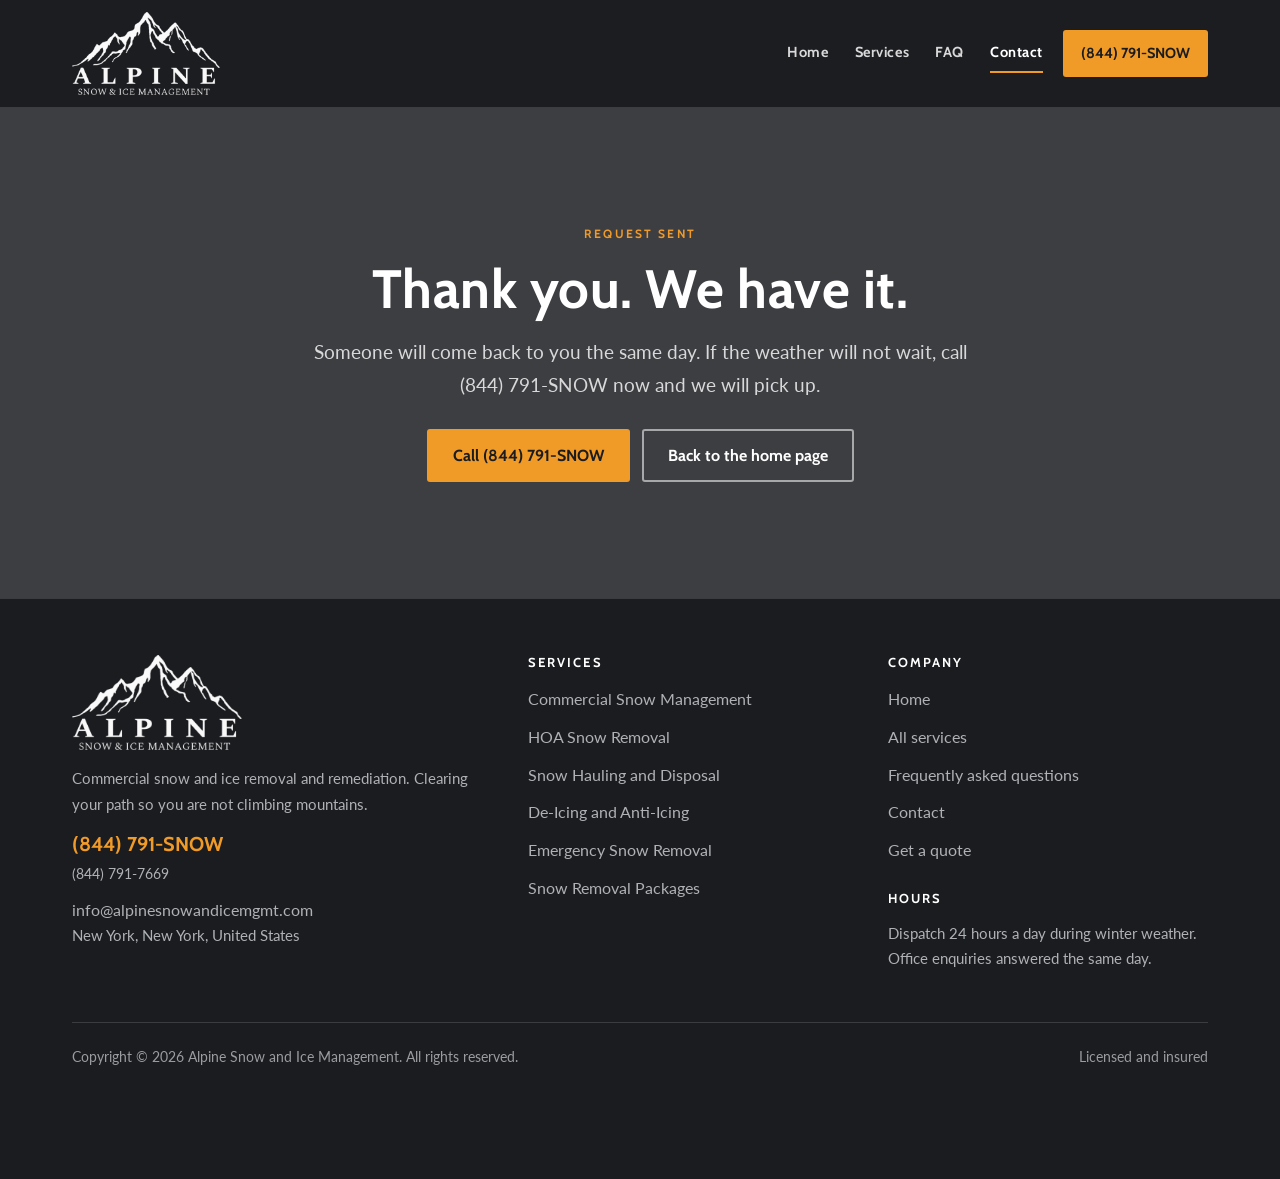
<file: thanks/index.html>
<!doctype html>
<html lang="en">
<head>
<meta charset="utf-8">
<meta name="viewport" content="width=device-width, initial-scale=1">
<title>Thank you | Alpine Snow and Ice Management</title>
<meta name="description" content="Your quote request has reached Alpine Snow and Ice Management. We reply the same day, and the 24 hour line is (844) 791-SNOW.">
<link rel="canonical" href="https://alpinesnowandicemgmt.com/thanks/">
<meta name="robots" content="noindex, nofollow"><!-- PREVIEW ONLY. Delete this line and set robots.txt to Allow when this replaces the live site. -->
<meta property="og:type" content="website">
<meta property="og:title" content="Thank you | Alpine Snow and Ice Management">
<meta property="og:description" content="Your quote request has reached Alpine Snow and Ice Management. We reply the same day, and the 24 hour line is (844) 791-SNOW.">
<meta property="og:url" content="https://alpinesnowandicemgmt.com/thanks/">
<meta property="og:image" content="https://alpinesnowandicemgmt.com/asi/img/hero.jpg">
<meta name="theme-color" content="#1B1C1F">
<link rel="icon" href="../asi/img/logo.png">
<link rel="apple-touch-icon" href="../asi/img/logo.png">
<link rel="preconnect" href="https://fonts.gstatic.com" crossorigin>
<link rel="stylesheet" href="https://fonts.googleapis.com/css2?family=Cabin:wght@400;600;700&family=Lato:wght@300;400;700&display=swap">
<link rel="stylesheet" href="../asi/css/asi.css">

</head>
<body>
<a class="skip" href="#main">Skip to content</a>
<header class="hdr" id="hdr">
 <div class="in">
  <a class="brand" href="../index.html" aria-label="Alpine Snow and Ice Management, home">
   <img src="../asi/img/logo.png" alt="Alpine Snow and Ice Management" width="148" height="83">
  </a>
  <button class="burger" id="burger" aria-label="Menu" aria-expanded="false" aria-controls="nav">
   <svg width="22" height="16" viewBox="0 0 22 16" fill="none" aria-hidden="true"><path d="M0 1h22M0 8h22M0 15h22" stroke="currentColor" stroke-width="2"/></svg>
  </button>
  <nav class="nav" id="nav" aria-label="Main"><a href="../index.html">Home</a><a href="../services/">Services</a><a href="../faq/">FAQ</a><a href="../contact/" aria-current="page">Contact</a></nav>
  <a class="cta" href="tel:+18447917669">(844) 791-SNOW</a>
 </div>
</header>
<main id="main"><section class="sec"><div class="w" style="max-width:720px;text-align:center;padding-top:40px;padding-bottom:40px">
<p class="eyebrow" style="text-align:center">Request sent</p>
<h1 style="margin-bottom:16px">Thank you. We have it.</h1>
<p class="lead" style="margin:0 auto 28px">Someone will come back to you the same day. If the weather will not wait, call (844) 791-SNOW now and we will pick up.</p>
<div class="btns" style="justify-content:center"><a class="btn pri" href="tel:+18447917669">Call (844) 791-SNOW</a><a class="btn ghost" href="../index.html">Back to the home page</a></div>
</div></section></main><footer class="ftr">
 <div class="w">
  <div class="fgrid">
   <div>
    <img class="logo" src="../asi/img/logo.png" alt="Alpine Snow and Ice Management" width="170" height="95">
    <p>Commercial snow and ice removal and remediation. Clearing your path so you are not climbing mountains.</p>
    <p><a class="num" href="tel:+18447917669" style="color:var(--amber);font-family:var(--h);font-weight:700;font-size:20px;text-decoration:none">(844) 791-SNOW</a><br>
    <span style="font-size:14px">(844) 791-7669</span></p>
    <p><a href="mailto:info@alpinesnowandicemgmt.com">info@alpinesnowandicemgmt.com</a><br>New York, New York, United States</p>
   </div>
   <div><h2 class="fh">Services</h2><ul><li><a href="../commercial-snow-mgmt/">Commercial Snow Management</a></li><li><a href="../hoa-snow-removal/">HOA Snow Removal</a></li><li><a href="../snow-hauling-and-disposal/">Snow Hauling and Disposal</a></li><li><a href="../de-icing-and-anti-icing/">De-Icing and Anti-Icing</a></li><li><a href="../emergency-snow-removal/">Emergency Snow Removal</a></li><li><a href="../affordable-snow-removal/">Snow Removal Packages</a></li></ul></div>
   <div><h2 class="fh">Company</h2><ul>
     <li><a href="../index.html">Home</a></li>
     <li><a href="../services/">All services</a></li>
     <li><a href="../faq/">Frequently asked questions</a></li>
     <li><a href="../contact/">Contact</a></li>
     <li><a href="../#quote">Get a quote</a></li>
   </ul>
   <h2 class="fh" style="margin-top:26px">Hours</h2>
   <p style="font-size:15px">Dispatch 24 hours a day during winter weather. Office enquiries answered the same day.</p>
   </div>
  </div>
  <div class="legal">
   <span>Copyright &copy; 2026 Alpine Snow and Ice Management. All rights reserved.</span>
   <span>Licensed and insured</span>
  </div>
 </div>
</footer>
<div class="callbar">
 <a class="c1" href="tel:+18447917669">Call (844) 791-SNOW</a>
 <a class="c2" href="#quote">Get a quote</a>
</div>
<script>
(function(){
 var b=document.getElementById('burger'), h=document.getElementById('hdr');
 if(b&&h){b.addEventListener('click',function(){
   var o=h.classList.toggle('open'); b.setAttribute('aria-expanded', o?'true':'false');
 });}
 // FormSubmit needs an absolute _next. Resolve it against whatever host the site is
 // on, so the thank you page works on the preview and on the live domain with no edit.
 try{
  var brand=document.querySelector('.brand'), f=document.querySelector('form.q');
  if(brand&&f&&f._next){
   var home=new URL(brand.getAttribute('href'), location.href);
   f._next.value=new URL('thanks/', home).href;
  }
 }catch(e){}
})();
</script>
</body>
</html>
</file>
<file: asi/css/asi.css>
/* Alpine Snow & Ice Management
   Palette taken from the live site, not invented:
     #3D3E42  rgb(61,62,66)    the site's own surface charcoal
     #FFFFFF  headings and logo
     #D8D8D8  body copy, 7.49:1 on the charcoal
   One addition, sampled from the amber on their own plow blades in their own
   photographs, used only for primary actions:
     #F09A28  lifted from the raw #E8901A sampled off the blades, because the raw
              value measured 4.29:1 on the charcoal and 12px labels need 4.5:1.
              #F09A28 measures 4.76:1 as text, and 7.62:1 as a button carrying #1B1C1F ink.
   Type is unchanged: Cabin for headings, Lato for body, as the live site loads.
   No decorative rules anywhere. Section labels stand on their own.
*/
:root{
  --bg:#3D3E42; --bg2:#35363A; --bg3:#2A2B2E; --bg4:#1B1C1F;
  --ink:#FFFFFF; --mut:#D8D8D8; --dim:#AFB1B5;
  --amber:#F09A28; --amber-hi:#FFAE3E; --amber-ink:#1B1C1F;
  --line:rgba(255,255,255,.14);
  --wrap:1180px; --r:3px;
  --h:'Cabin',"Trebuchet MS",arial,sans-serif;
  --b:'Lato',"Helvetica Neue",arial,sans-serif;
}
*,*::before,*::after{box-sizing:border-box}
html{-webkit-text-size-adjust:100%;scroll-behavior:smooth}
body{margin:0;background:var(--bg);color:var(--mut);font:400 17px/1.7 var(--b);
  -webkit-font-smoothing:antialiased;overflow-x:hidden}
img{max-width:100%;display:block;height:auto}
/* height:auto matters: the width/height HTML attributes map to a presentational
   height that otherwise beats aspect-ratio, and every card image renders at its
   intrinsic 825px instead of the 4:3 box. */
a{color:var(--ink)}
h1,h2,h3,h4{font-family:var(--h);color:var(--ink);font-weight:700;margin:0;line-height:1.15;letter-spacing:.01em}
h1{font-size:clamp(30px,4.6vw,54px)}
h2{font-size:clamp(25px,3.2vw,38px)}
h3{font-size:clamp(19px,1.7vw,22px)}
p{margin:0 0 18px}
.w{max-width:var(--wrap);margin:0 auto;padding:0 22px}
.sec{padding:76px 0}
.sec.tight{padding:56px 0}
.b2{background:var(--bg2)} .b3{background:var(--bg3)} .b4{background:var(--bg4)}
.eyebrow{font-family:var(--h);font-size:12px;font-weight:700;letter-spacing:.18em;
  text-transform:uppercase;color:var(--amber);margin:0 0 14px}
.lead{font-size:clamp(17px,1.5vw,19px);color:var(--mut);max-width:68ch}
.muted{color:var(--dim)}

/* ---- skip link ---- */
.skip{position:absolute;left:-9999px;top:0;background:var(--amber);color:var(--amber-ink);
  padding:12px 18px;font-family:var(--h);font-weight:700;z-index:200}
.skip:focus{left:8px;top:8px}

/* ---- header ---- */
.hdr{position:sticky;top:0;z-index:90;background:rgba(27,28,31,.94);
  backdrop-filter:saturate(1.2) blur(8px);border-bottom:1px solid var(--line)}
.hdr .in{max-width:var(--wrap);margin:0 auto;padding:12px 22px;display:flex;align-items:center;gap:20px}
.brand{display:flex;align-items:center;flex:0 0 auto}
.brand img{width:148px;height:auto}
.nav{display:flex;gap:26px;margin-left:auto;align-items:center}
.nav a{font-family:var(--h);font-weight:700;font-size:14.5px;letter-spacing:.04em;
  text-decoration:none;color:var(--mut);padding:6px 0;border-bottom:2px solid transparent}
.nav a:hover{color:#fff}
.nav a[aria-current="page"]{color:#fff;border-bottom-color:var(--amber)}
.hdr .cta{display:inline-flex;align-items:center;gap:8px;background:var(--amber);color:var(--amber-ink);
  font-family:var(--h);font-weight:700;font-size:14.5px;padding:11px 18px;border-radius:var(--r);
  text-decoration:none;white-space:nowrap}
.hdr .cta:hover{background:var(--amber-hi)}
.burger{display:none;background:none;border:1px solid var(--line);border-radius:var(--r);
  color:#fff;padding:9px 11px;margin-left:auto;cursor:pointer}
.burger svg{display:block}

/* ---- hero ---- */
.hero{position:relative;background:var(--bg4)}
.hero img.bg{width:100%;height:clamp(420px,56vw,620px);object-fit:cover;opacity:.95}
.hero .scrim{position:absolute;inset:0;
  background:linear-gradient(90deg,rgba(20,21,23,.94) 0%,rgba(20,21,23,.90) 38%,rgba(20,21,23,.62) 60%,rgba(20,21,23,.30) 100%)}
.hero .body{position:absolute;inset:0;display:flex;align-items:center}
.hero .box{max-width:660px}
.hero h1{margin-bottom:16px;text-wrap:balance}
.hero p{color:#E9EAEB;font-size:clamp(16px,1.6vw,19px);max-width:52ch;margin-bottom:26px}
.btns{display:flex;flex-wrap:wrap;gap:12px;align-items:center}
/* align-items:center, not the default stretch: inline-flex buttons otherwise grow
   to the full height of the row and render as big square slabs on a phone. */
.btn{display:inline-flex;align-items:center;justify-content:center;gap:9px;font-family:var(--h);
  font-weight:700;font-size:16px;line-height:1.2;padding:15px 24px;border-radius:var(--r);
  text-decoration:none;border:2px solid transparent;flex:0 1 auto;min-width:0;text-align:center}
/* NOTE: the secondary button is .ghost, never .sec. ".sec" is the section padding
   utility, so a button carrying it inherits padding:76px 0 (54px 0 on mobile)
   and renders as a slab. Keep these two namespaces apart. */
.btn.pri{background:var(--amber);color:var(--amber-ink)}
.btn.pri:hover{background:var(--amber-hi)}
.btn.ghost{border-color:rgba(255,255,255,.55);color:#fff}
.btn.ghost:hover{border-color:#fff;background:rgba(255,255,255,.08)}

/* ---- trust strip ---- */
.trust{background:var(--bg4);border-top:1px solid var(--line);border-bottom:1px solid var(--line)}
.trust ul{list-style:none;margin:0;padding:0;display:grid;grid-template-columns:repeat(4,1fr)}
.trust li{padding:20px 22px;border-right:1px solid var(--line);
  font-family:var(--h);font-weight:700;font-size:14px;letter-spacing:.06em;text-transform:uppercase;color:#fff}
.trust li:last-child{border-right:0}
.trust li span{display:block;font-family:var(--b);font-weight:400;font-size:14px;
  letter-spacing:0;text-transform:none;color:var(--dim);margin-top:5px}

/* ---- cards ---- */
.grid{display:grid;gap:24px}
.g3{grid-template-columns:repeat(3,1fr)}
.g2{grid-template-columns:repeat(2,1fr)}
.card{background:var(--bg2);border:1px solid var(--line);border-radius:var(--r);
  overflow:hidden;display:flex;flex-direction:column}
.card img{width:100%;aspect-ratio:4/3;object-fit:cover}
.card .in{padding:22px 22px 20px;display:flex;flex-direction:column;flex:1}
.card h3{margin-bottom:10px}
.card p{font-size:15.5px;line-height:1.65;color:var(--mut);flex:1}
.card .more{font-family:var(--h);font-weight:700;font-size:14.5px;color:var(--amber);
  text-decoration:none;letter-spacing:.04em;margin-top:6px}
.card .more:hover{color:var(--amber-hi);text-decoration:underline}
.card .more::after{content:" \203A";font-size:18px;line-height:1}

/* ---- split ---- */
.split{display:grid;grid-template-columns:1fr 1fr;gap:48px;align-items:center}
.split.narrow{grid-template-columns:1.1fr .9fr;align-items:start}
.split.narrow img{position:sticky;top:104px}
.split img{width:100%;aspect-ratio:4/3;object-fit:cover;border-radius:var(--r)}

/* ---- reason list ---- */
.reasons{list-style:none;margin:0;padding:0;display:grid;gap:26px}
.reasons.two{grid-template-columns:1fr 1fr;gap:26px 44px}
.reasons h3{font-size:19px;margin-bottom:7px;color:#fff}
.reasons p{margin:0;font-size:15.5px;line-height:1.7}

/* ---- contracts ---- */
.plans{display:grid;grid-template-columns:repeat(3,1fr);gap:20px}
.plan{background:var(--bg2);border:1px solid var(--line);border-top:3px solid var(--amber);
  border-radius:var(--r);padding:26px 24px}
.plan h3{margin-bottom:10px}
.plan p{font-size:15.5px;line-height:1.7;margin:0}

/* ---- faq ---- */
.faq{max-width:860px;margin:0 auto}
.faq details{border-bottom:1px solid var(--line)}
.faq summary{cursor:pointer;list-style:none;padding:20px 44px 20px 0;position:relative;
  font-family:var(--h);font-weight:700;font-size:18px;color:#fff}
.faq summary::-webkit-details-marker{display:none}
.faq summary::after{content:"+";position:absolute;right:8px;top:17px;font-size:26px;
  font-weight:400;color:var(--amber);line-height:1}
.faq details[open] summary::after{content:"\2013"}
.faq .ans{padding:0 44px 22px 0;font-size:16px;line-height:1.75}

/* ---- quote form ---- */
.quote{background:var(--bg3)}
.qgrid{display:grid;grid-template-columns:.9fr 1.1fr;gap:48px;align-items:start}
form.q{display:grid;gap:14px;grid-template-columns:1fr 1fr}
form.q .full{grid-column:1/-1}
form.q label{display:block;font-family:var(--h);font-weight:700;font-size:13px;
  letter-spacing:.08em;text-transform:uppercase;color:var(--mut);margin-bottom:6px}
form.q input,form.q select,form.q textarea{width:100%;background:#2F3034;color:#fff;
  border:1px solid rgba(255,255,255,.22);border-radius:var(--r);padding:13px 14px;
  font:400 16px/1.4 var(--b)}
form.q textarea{min-height:120px;resize:vertical}
form.q input:focus,form.q select:focus,form.q textarea:focus{outline:2px solid var(--amber);
  outline-offset:1px;border-color:transparent}
form.q button{grid-column:1/-1;justify-self:start;background:var(--amber);color:var(--amber-ink);
  border:0;border-radius:var(--r);font:700 16px var(--h);padding:15px 30px;cursor:pointer}
form.q button:hover{background:var(--amber-hi)}
.callout{background:var(--bg2);border:1px solid var(--line);border-left:3px solid var(--amber);
  border-radius:var(--r);padding:22px 24px}
.callout .num{font-family:var(--h);font-weight:700;font-size:clamp(26px,3vw,34px);color:var(--amber);
  text-decoration:none;display:inline-block;letter-spacing:.01em}
.callout .num:hover{color:var(--amber-hi)}

/* ---- footer ---- */
.ftr{background:var(--bg4);border-top:1px solid var(--line);padding:56px 0 110px}
.fgrid{display:grid;grid-template-columns:1.3fr 1fr 1fr;gap:40px}
.ftr img.logo{width:170px;margin-bottom:16px}
.ftr .fh{font-family:var(--h);font-size:13px;font-weight:700;letter-spacing:.16em;
  text-transform:uppercase;color:#fff;margin:0 0 14px;line-height:1.2}
.ftr ul{list-style:none;margin:0;padding:0}
.ftr li{margin-bottom:9px}
.ftr a{color:var(--dim);text-decoration:none;font-size:15.5px}
.ftr a:hover{color:#fff;text-decoration:underline}
.ftr p{font-size:15px;color:var(--dim);margin:0 0 10px}
.legal{border-top:1px solid var(--line);margin-top:40px;padding-top:22px;
  font-size:14px;color:#9A9CA0;display:flex;justify-content:space-between;gap:16px;flex-wrap:wrap}

/* ---- sticky mobile call bar ---- */
.callbar{position:fixed;left:0;right:0;bottom:0;z-index:95;display:none;
  grid-template-columns:1fr 1fr;border-top:1px solid rgba(0,0,0,.4)}
.callbar a{display:flex;align-items:center;justify-content:center;gap:8px;padding:15px 8px;
  font:700 16px var(--h);text-decoration:none}
.callbar .c1{background:var(--amber);color:var(--amber-ink)}
.callbar .c2{background:#121315;color:#fff}

/* ---- responsive ---- */
@media(max-width:980px){
  .g3{grid-template-columns:repeat(2,1fr)}
  .trust ul{grid-template-columns:repeat(2,1fr)}
  .trust li:nth-child(2){border-right:0}
  .trust li:nth-child(1),.trust li:nth-child(2){border-bottom:1px solid var(--line)}
  .plans{grid-template-columns:1fr}
  .qgrid{grid-template-columns:1fr;gap:32px}
}
/* WCAG 2.2 AA target size, 2.5.8: nothing tapped is under 24px tall. The footer
   links measured 18px and the breadcrumb 15px, so they get real padding on touch
   screens rather than a bigger font that would change the design. */
@media(hover:none),(max-width:860px){
  .ftr li{margin-bottom:2px}
  .ftr li a{display:inline-block;padding:9px 0;min-height:24px}
  .ftr p a{display:inline-block;padding:5px 0}
  .card .more{display:inline-block;padding:11px 0;margin-top:0}
  .eyebrow a{display:inline-block;padding:7px 0}
  .callout a{display:inline-block;padding:5px 0}
}
@media(max-width:860px){
  .split,.split.narrow{grid-template-columns:1fr;gap:28px}
  .split.narrow img{position:static}
  .reasons.two{grid-template-columns:1fr}
  .fgrid{grid-template-columns:1fr 1fr}
  .nav,.hdr .cta{display:none}
  .burger{display:block}
  .hdr.open .nav{display:flex;position:absolute;left:0;right:0;top:100%;flex-direction:column;
    gap:0;background:#1B1C1F;border-bottom:1px solid var(--line);padding:6px 22px 16px}
  .hdr.open .nav a{padding:13px 0;border-bottom:1px solid rgba(255,255,255,.08);width:100%}
  /* The header phone button stays hidden on mobile even with the menu open: it is a
     sibling of .nav, not a child, so showing it puts it back in the header row where
     it overflows the right edge. Calling is covered by the sticky bar and the hero. */
  .hdr .in{position:relative}
  .callbar{display:grid}
  .sec{padding:54px 0}
}
@media(max-width:600px){
  /* thumbs, not darts: the two hero actions go full width and stack */
  /* nowrap matters here: flex-wrap:wrap with flex-direction:column makes the
     items wrap into COLUMNS and the second button renders 131px tall. */
  .btns{flex-direction:column;flex-wrap:nowrap;align-items:stretch}
  .btns .btn{width:100%}
  .g3,.g2{grid-template-columns:1fr}
  .fgrid{grid-template-columns:1fr}
  /* On a phone the stacked buttons make the hero copy taller than any fixed image
     height, and an absolutely positioned .body then slides its own h1 up behind the
     sticky header. So on narrow screens the photo becomes the background layer and
     the content flows normally, which lets the hero grow with its own text. */
  .hero{position:relative;display:block}
  .hero img.bg{position:absolute;inset:0;width:100%;height:100%;object-fit:cover}
  .hero .scrim{position:absolute;inset:0;
    background:linear-gradient(180deg,rgba(20,21,23,.72) 0%,rgba(20,21,23,.88) 55%,rgba(20,21,23,.95) 100%)}
  .hero .body{position:relative;inset:auto;padding:44px 0 50px;min-height:430px}
  form.q{grid-template-columns:1fr}
  .trust ul{grid-template-columns:1fr}
  .trust li{border-right:0;border-bottom:1px solid var(--line)}
  .trust li:last-child{border-bottom:0}
}
@media(prefers-reduced-motion:reduce){*{animation:none!important;transition:none!important}}
</file>
